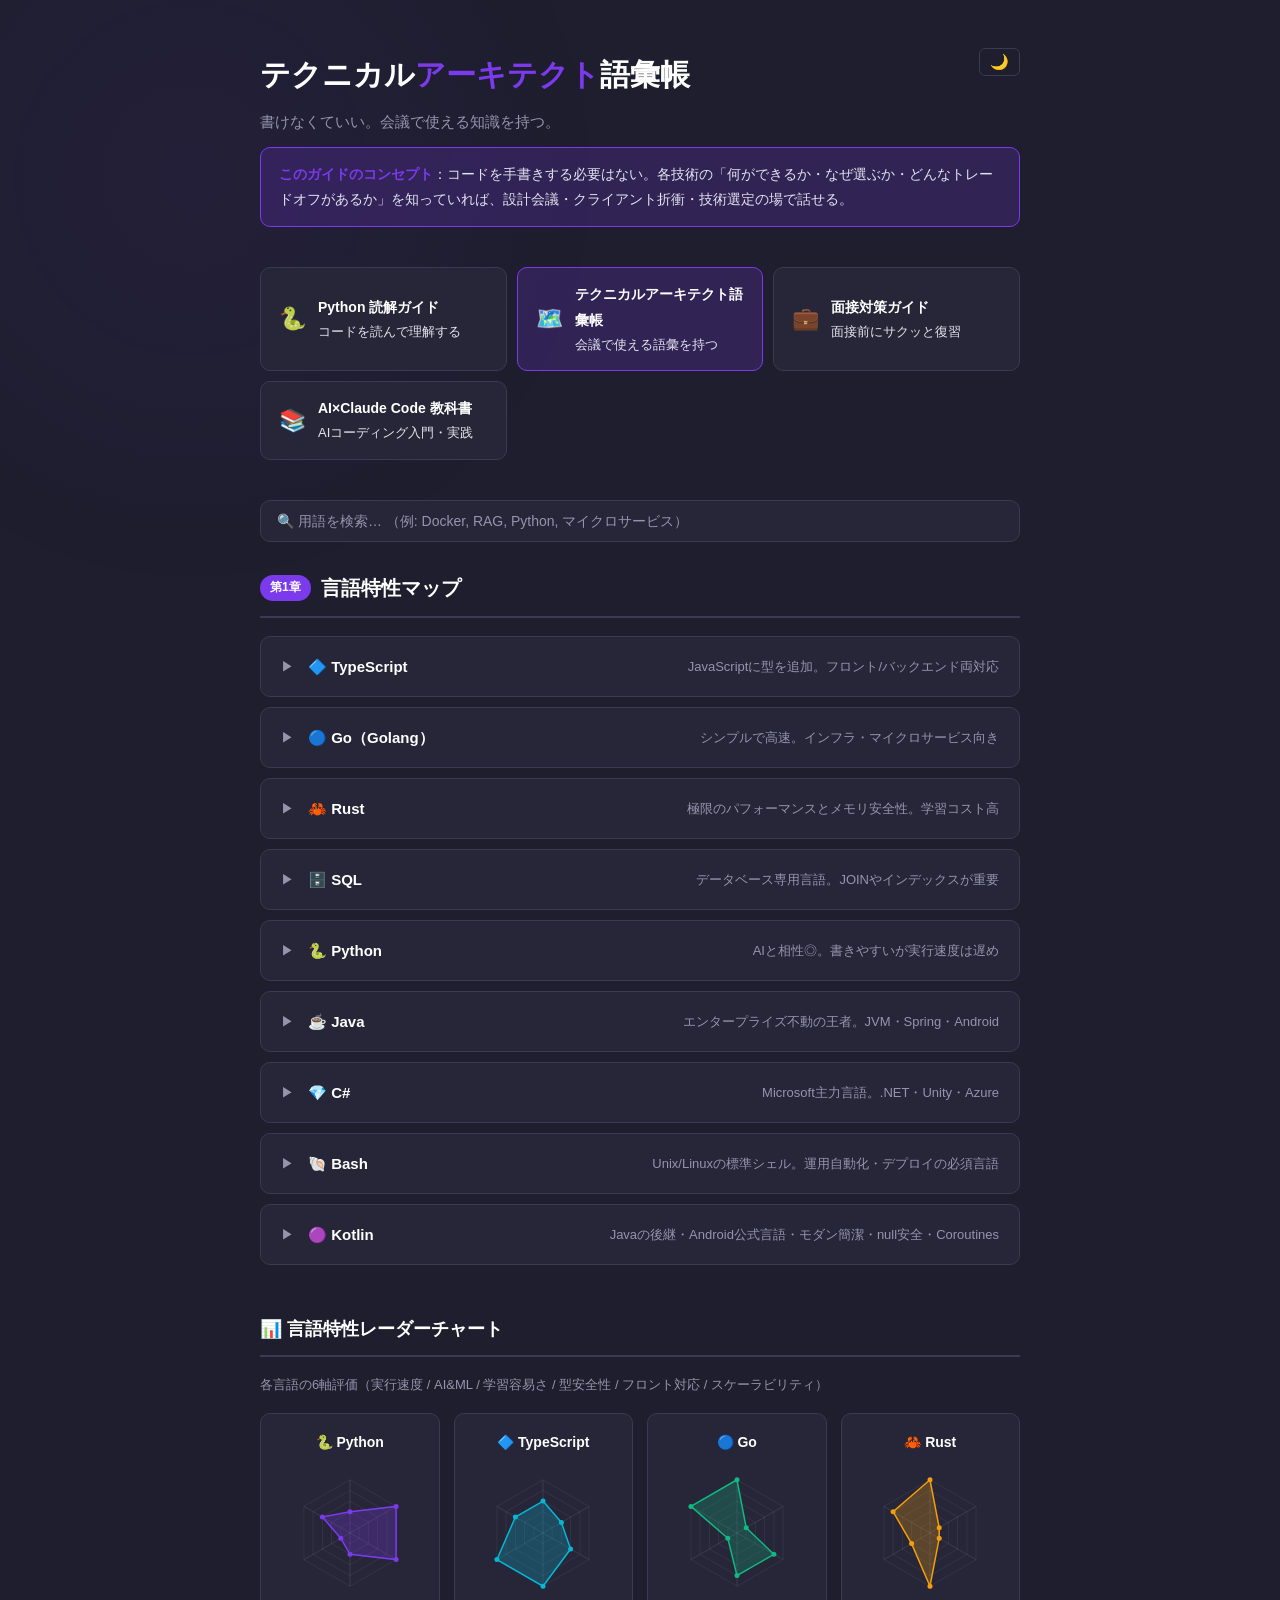
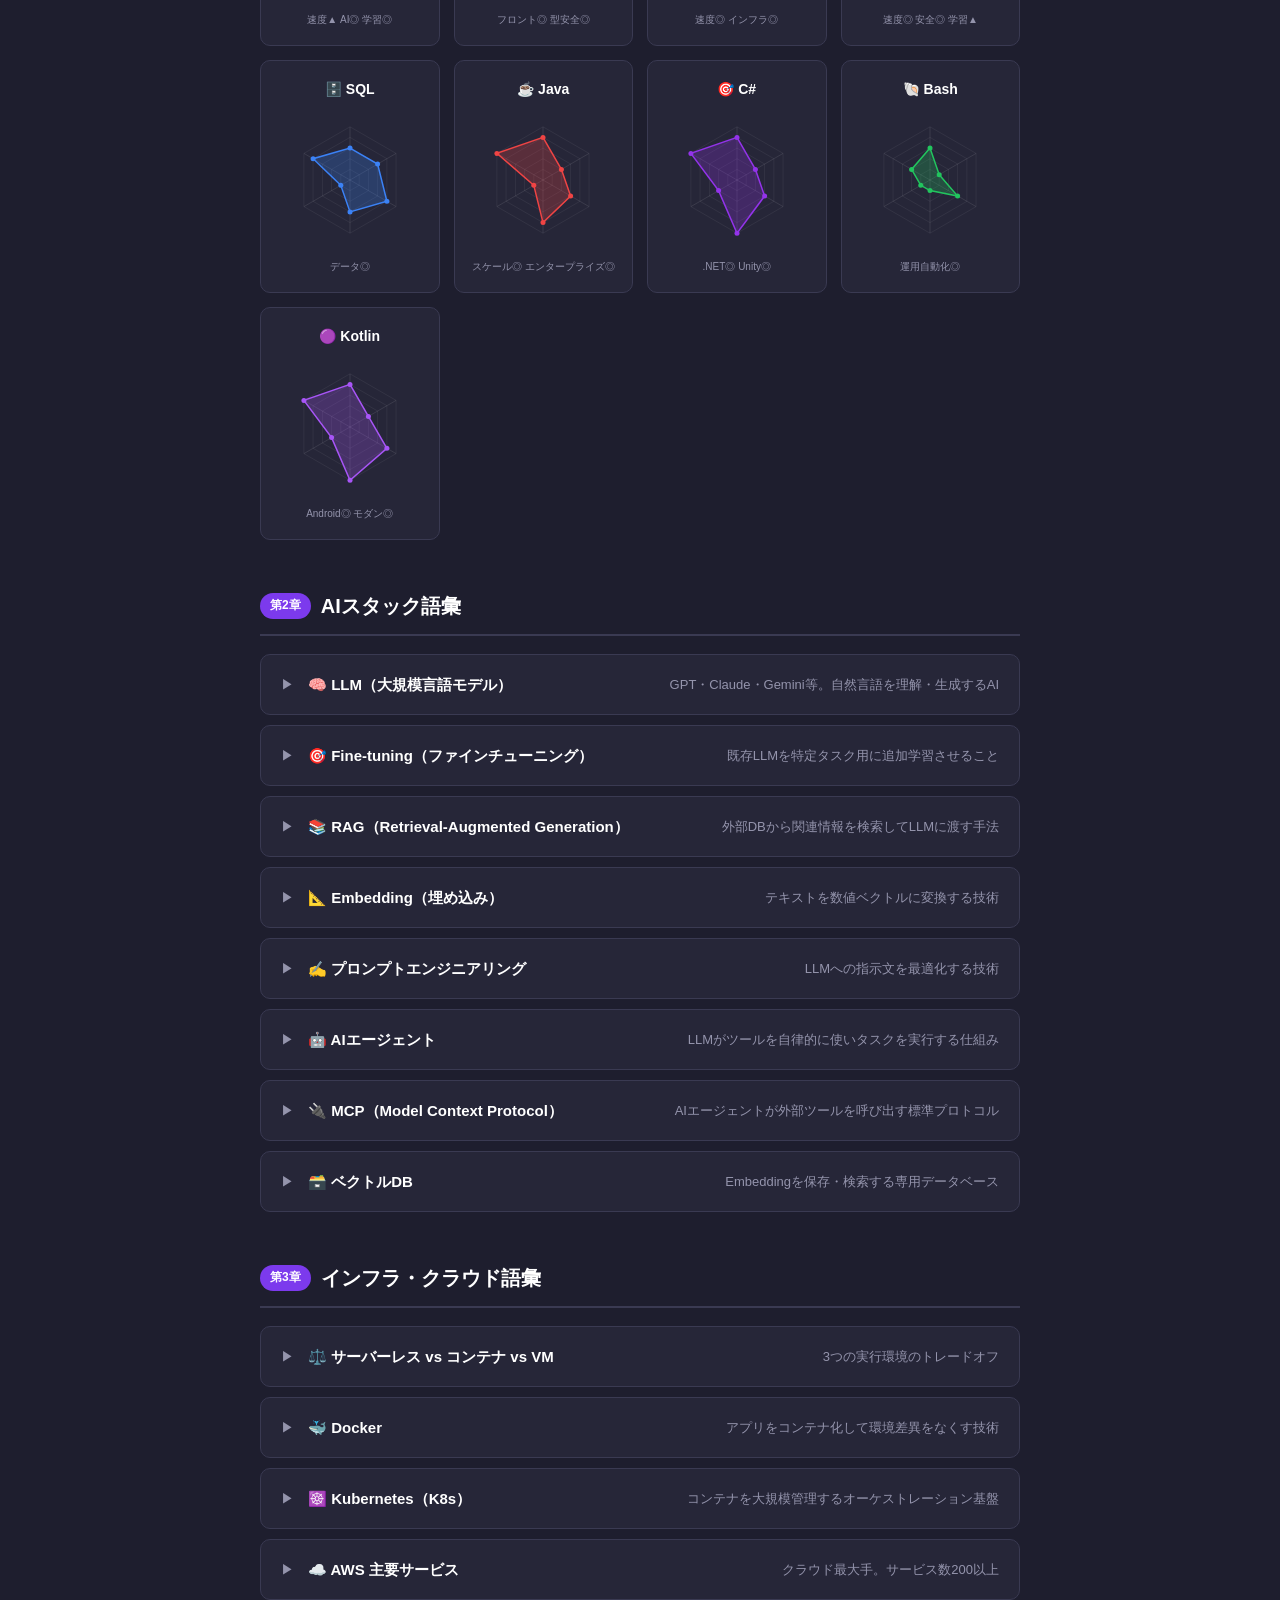
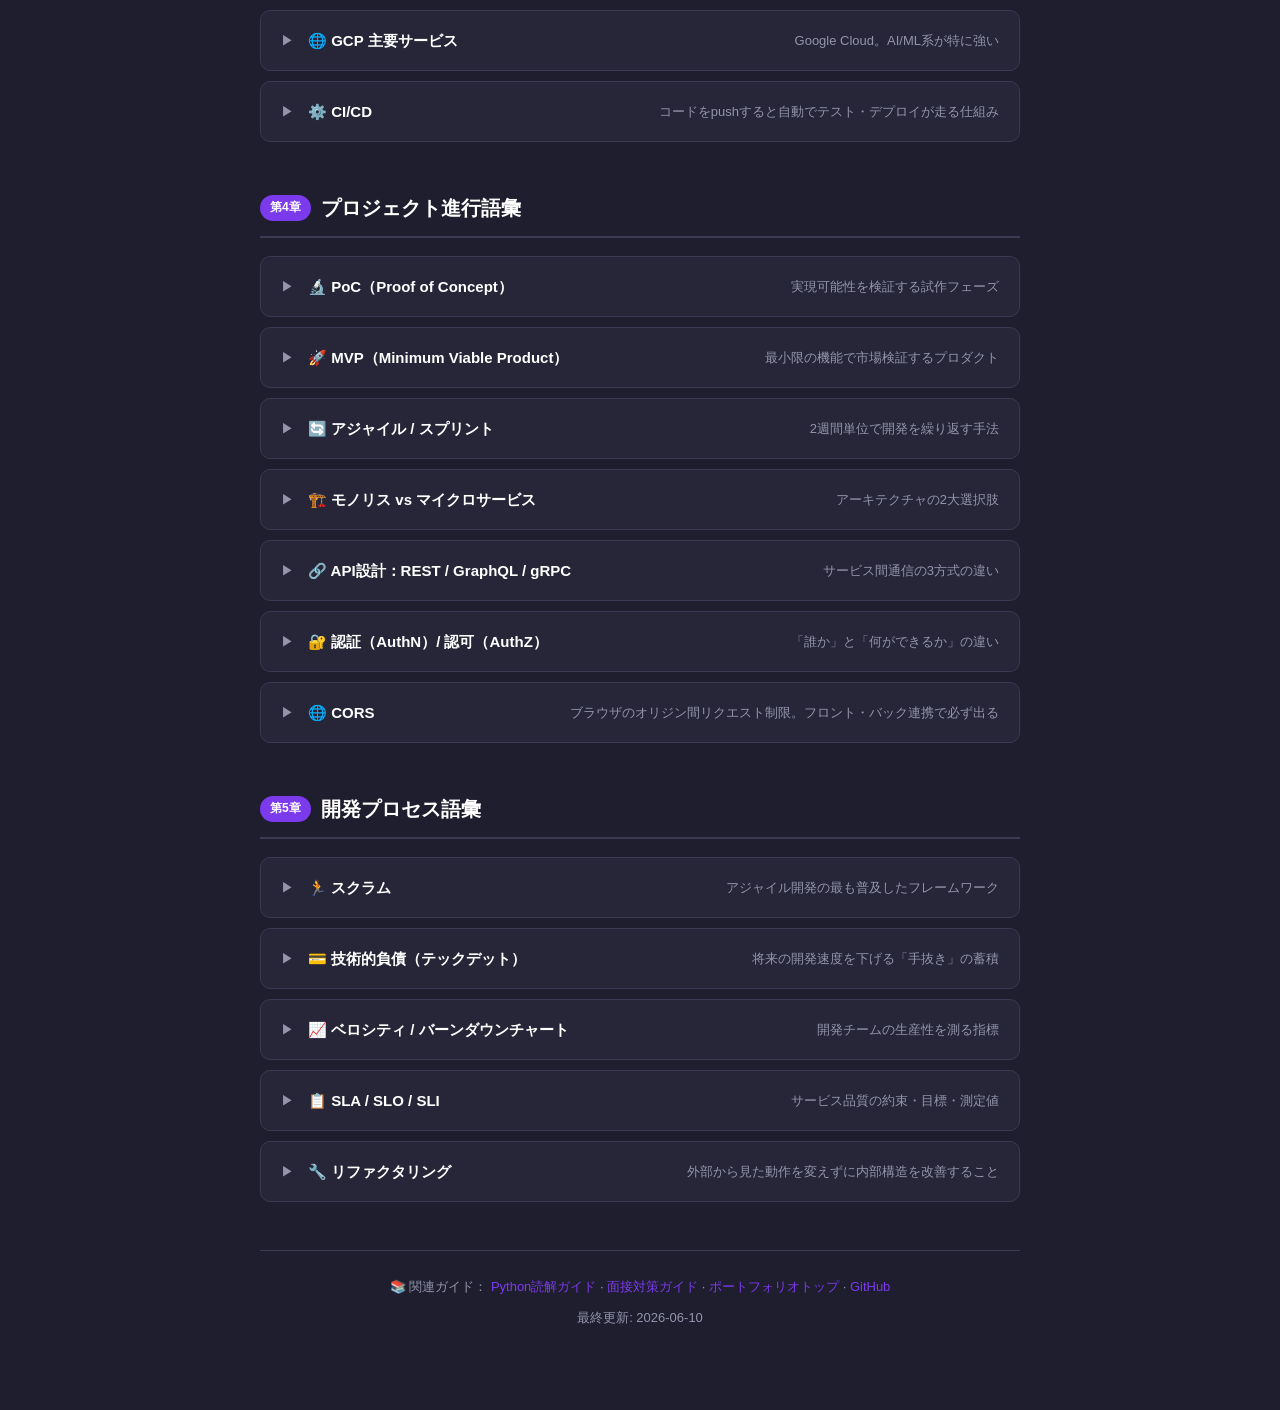
<file: index.html>
<!DOCTYPE html>
<html lang="ja">
<head>
<meta charset="UTF-8">
<meta name="viewport" content="width=device-width, initial-scale=1.0">
<title>テクニカルアーキテクト語彙帳</title>
<style>
*, *::before, *::after { box-sizing: border-box; margin: 0; padding: 0; }
:root {
  --bg: #1e1e2e; --bg-raised: #262638; --bg-deep: #1a1a28;
  --accent: #7c3aed; --accent-dim: rgba(124,58,237,0.2);
  --accent2: #06b6d4; --accent3: #f59e0b; --accent4: #10b981;
  --fg: #e4e4f0; --fg-dim: #9494ac; --fg-bright: #fff;
  --border: #3a3a52; --radius: 10px;
  --font-ui: "Hiragino Kaku Gothic ProN","Noto Sans JP","Yu Gothic UI",sans-serif;
}
body { font-family: var(--font-ui); background: var(--bg); color: var(--fg); line-height: 1.8; min-height: 100vh; }
body::before { content:''; position:fixed; top:-30%; left:-20%; width:70vw; height:70vw; background:radial-gradient(circle,rgba(124,58,237,0.06) 0%,transparent 65%); pointer-events:none; }
.container { max-width: 800px; margin: 0 auto; padding: 48px 20px 80px; position: relative; z-index: 1; }
h1 { font-size: 30px; font-weight: 800; color: var(--fg-bright); margin-bottom: 6px; }
h1 span { color: var(--accent); }
.subtitle { color: var(--fg-dim); font-size: 15px; margin-bottom: 12px; }
.concept-note { background: var(--accent-dim); border: 1px solid var(--accent); border-radius: var(--radius); padding: 14px 18px; margin-bottom: 40px; font-size: 14px; color: var(--fg); }
.concept-note strong { color: var(--accent); }

/* テーマ切替 */
.theme-toggle { background: none; border: 1px solid var(--border); border-radius: 6px; padding: 4px 10px; cursor: pointer; font-size: 15px; color: var(--fg-dim); position: absolute; top: 48px; right: 20px; transition: all 0.2s; }
.theme-toggle:hover { border-color: var(--accent); color: var(--fg); }

/* 章タイトル */
.chapter { margin-bottom: 48px; }
.chapter-title { font-size: 20px; font-weight: 800; color: var(--fg-bright); margin-bottom: 18px; display: flex; align-items: center; gap: 10px; padding-bottom: 10px; border-bottom: 2px solid var(--border); }
.chapter-title .ch-badge { background: var(--accent); color: #fff; font-size: 12px; font-weight: 700; padding: 2px 10px; border-radius: 20px; }

/* アコーディオンカード */
.acc-item { background: var(--bg-raised); border: 1px solid var(--border); border-radius: var(--radius); margin-bottom: 10px; overflow: hidden; transition: border-color 0.2s; }
.acc-item.open { border-color: var(--accent); }
.acc-header { display: flex; align-items: center; gap: 14px; padding: 16px 20px; cursor: pointer; user-select: none; transition: background 0.2s; }
.acc-header:hover { background: rgba(124,58,237,0.08); }
.acc-icon { font-size: 13px; color: var(--fg-dim); transition: transform 0.25s; flex-shrink: 0; }
.acc-item.open .acc-icon { transform: rotate(90deg); color: var(--accent); }
.acc-title { font-size: 15px; font-weight: 600; color: var(--fg-bright); flex: 1; }
.acc-summary { font-size: 13px; color: var(--fg-dim); }
.acc-body { display: none; padding: 0 20px 18px 48px; animation: fadeIn 0.2s ease; }
.acc-item.open .acc-body { display: block; }
@keyframes fadeIn { from { opacity: 0; transform: translateY(-4px); } to { opacity: 1; transform: translateY(0); } }

/* 本文スタイル */
.acc-body p { font-size: 14px; color: var(--fg); margin-bottom: 10px; }
.acc-body strong { color: var(--fg-bright); }
.tag-row { display: flex; flex-wrap: wrap; gap: 6px; margin: 10px 0; }
.tag { font-size: 12px; font-weight: 600; padding: 3px 10px; border-radius: 20px; }
.tag-good { background: rgba(16,185,129,0.15); color: #34d399; }
.tag-bad { background: rgba(239,68,68,0.15); color: #f87171; }
.tag-use { background: rgba(6,182,212,0.15); color: var(--accent2); }
.tag-ex { background: rgba(245,158,11,0.15); color: var(--accent3); }
.more-link { display: inline-flex; align-items: center; gap: 4px; margin-top: 12px; font-size: 13px; color: var(--accent); text-decoration: none; font-weight: 600; }
.more-link:hover { text-decoration: underline; }

/* 比較テーブル */
.compare-table { width: 100%; border-collapse: collapse; margin: 12px 0; font-size: 13px; }
.compare-table th { background: var(--bg-deep); color: var(--fg-dim); font-weight: 700; padding: 8px 12px; text-align: left; border-bottom: 1px solid var(--border); }
.compare-table td { padding: 8px 12px; border-bottom: 1px solid var(--border); color: var(--fg); vertical-align: top; }
.compare-table tr:last-child td { border-bottom: none; }
.compare-table .good { color: #34d399; }
.compare-table .bad { color: #f87171; }

/* 関連サイトナビ */
.nav-links { display: grid; grid-template-columns: repeat(auto-fit, minmax(220px, 1fr)); gap: 10px; margin-bottom: 40px; }
.nav-card { display: flex; align-items: center; gap: 12px; background: var(--bg-raised); border: 1px solid var(--border); border-radius: var(--radius); padding: 14px 18px; text-decoration: none; color: var(--fg); transition: all 0.2s; }
.nav-card:hover { border-color: var(--accent); transform: translateY(-2px); }
.nav-card.current { border-color: var(--accent); background: var(--accent-dim); }
.nav-card .nav-icon { font-size: 22px; flex-shrink: 0; }
.nav-card .nav-text { font-size: 13px; }
.nav-card .nav-name { font-weight: 700; color: var(--fg-bright); font-size: 14px; }

/* フッター */
.footer { margin-top: 48px; padding-top: 24px; border-top: 1px solid var(--border); color: var(--fg-dim); font-size: 13px; text-align: center; }

/* 用語ツールチップ */
.term { border-bottom: 1px dashed var(--accent); cursor: help; color: #c4b5fd; transition: color 0.2s; }
.term:hover, .term:focus { color: #fff; }
.term-popup { display: none; }
#term-tooltip {
  display: none; position: fixed;
  background: var(--bg-raised); border: 1px solid var(--accent);
  border-radius: 8px; padding: 8px 14px; font-size: 13px; color: var(--fg);
  line-height: 1.6; white-space: normal; max-width: 300px;
  z-index: 99999; box-shadow: 0 8px 24px rgba(0,0,0,0.4), 0 0 0 1px rgba(124,58,237,0.3);
  pointer-events: none;
}
#term-tooltip::after {
  content: ''; position: absolute; top: 100%; left: 50%; transform: translateX(-50%);
  border: 6px solid transparent; border-top-color: var(--accent);
}
#term-tooltip.below::after { top: auto; bottom: 100%; border-top-color: transparent; border-bottom-color: var(--accent); }
body.light #term-tooltip { background: #fff; box-shadow: 0 8px 24px rgba(0,0,0,0.15); }
.footer a { color: var(--accent); text-decoration: none; }


/* === 検索バー === */
.search-wrap{position:relative;margin-bottom:28px;}
.search-input{width:100%;padding:12px 44px 12px 16px;background:var(--bg-raised);border:1px solid var(--border);border-radius:var(--radius);font-size:14px;color:var(--fg);font-family:var(--font-ui);outline:none;transition:border-color 0.2s;}
.search-input:focus{border-color:var(--accent);}
.search-input::placeholder{color:var(--fg-dim);}
.search-clear{position:absolute;right:12px;top:50%;transform:translateY(-50%);background:none;border:none;color:var(--fg-dim);cursor:pointer;font-size:20px;line-height:1;display:none;padding:0;}
.search-clear.visible{display:block;}
.search-empty{text-align:center;padding:40px 20px;color:var(--fg-dim);font-size:14px;display:none;}
.acc-item.search-hidden{display:none;}
.acc-item .search-highlight{background:rgba(124,58,237,0.3);color:var(--fg-bright);border-radius:2px;}

/* === ビジネスインパクトタグ === */
.tag-biz{background:rgba(6,182,212,0.15);color:#22d3ee;}
.tag-impact{background:rgba(16,185,129,0.12);color:#34d399;}

/* === 対比メモ === */
.contrast-note{display:flex;align-items:center;gap:8px;margin:10px 0;padding:8px 14px;background:rgba(124,58,237,0.06);border-left:3px solid var(--accent);border-radius:0 6px 6px 0;font-size:13px;color:var(--fg-dim);}
.contrast-note strong{color:var(--fg);}
.contrast-arrow{color:var(--accent);font-weight:700;}

/* === 会議用フレーズ === */
.meeting-toggle{display:inline-flex;align-items:center;gap:6px;margin-top:12px;padding:7px 14px;background:rgba(245,158,11,0.08);border:1px dashed rgba(245,158,11,0.35);border-radius:6px;font-size:13px;color:#fbbf24;cursor:pointer;transition:all 0.2s;font-family:var(--font-ui);}
.meeting-toggle:hover{background:rgba(245,158,11,0.15);}
.meeting-content{max-height:0;overflow:hidden;transition:max-height 0.45s ease,opacity 0.3s ease;opacity:0;}
.meeting-content.open{max-height:600px;opacity:1;}
.meeting-inner{margin-top:10px;padding:14px 18px;background:rgba(245,158,11,0.04);border-left:3px solid #f59e0b;border-radius:0 6px 6px 0;}
.meeting-row{margin-bottom:12px;}
.meeting-row:last-child{margin-bottom:0;}
.meeting-q{font-size:13px;font-weight:700;color:#fbbf24;margin-bottom:4px;}
.meeting-a{font-size:13px;color:var(--fg-dim);padding-left:12px;border-left:2px solid rgba(245,158,11,0.25);line-height:1.7;}

/* === レーダーチャート === */
.radar-section{margin-bottom:48px;}
.radar-grid{display:grid;grid-template-columns:repeat(auto-fit,minmax(170px,1fr));gap:14px;}
.radar-card{background:var(--bg-raised);border:1px solid var(--border);border-radius:var(--radius);padding:16px 12px;text-align:center;transition:border-color 0.2s;}
.radar-card:hover{border-color:var(--accent);}
.radar-lang{font-size:14px;font-weight:700;color:var(--fg-bright);margin-bottom:8px;}
.radar-card svg{display:block;margin:0 auto;}
.radar-labels{display:flex;flex-wrap:wrap;justify-content:center;gap:4px;margin-top:8px;}
.radar-label{font-size:10px;color:var(--fg-dim);}
.chapter-title{cursor:pointer;}
body.light .meeting-inner{background:rgba(245,158,11,0.06);}
body.light .contrast-note{background:rgba(124,58,237,0.04);}

/* ライトモード */
body.light { --bg:#f8f9fa; --bg-raised:#fff; --bg-deep:#f1f3f5; --fg:#2d2d3f; --fg-dim:#6b7280; --fg-bright:#1a1a2e; --border:#e5e7eb; }

@media (max-width: 600px) {
  .container { padding: 32px 14px 60px; }
  h1 { font-size: 22px; }
  .acc-body { padding-left: 20px; }
  .nav-links { grid-template-columns: 1fr; }
}
</style>
</head>
<body>
<div class="container">
  <button class="theme-toggle" onclick="document.body.classList.toggle('light')" aria-label="テーマ切替">🌙</button>

  <h1>テクニカル<span>アーキテクト</span>語彙帳</h1>
  <p class="subtitle">書けなくていい。会議で使える知識を持つ。</p>
  <div class="concept-note">
    <strong>このガイドのコンセプト</strong>：コードを手書きする必要はない。各技術の「何ができるか・なぜ選ぶか・どんなトレードオフがあるか」を知っていれば、設計会議・クライアント折衝・技術選定の場で話せる。
  </div>

  <!-- 関連ガイドナビ -->
  <div class="nav-links">
    <a class="nav-card" href="https://fukukei23.github.io/python-reading-guide/">
      <span class="nav-icon">🐍</span>
      <div class="nav-text"><div class="nav-name">Python 読解ガイド</div>コードを読んで理解する</div>
    </a>
    <a class="nav-card current" href="#">
      <span class="nav-icon">🗺️</span>
      <div class="nav-text"><div class="nav-name">テクニカルアーキテクト語彙帳</div>会議で使える語彙を持つ</div>
    </a>
    <a class="nav-card" href="https://fukukei23.github.io/interview-prep/">
      <span class="nav-icon">💼</span>
      <div class="nav-text"><div class="nav-name">面接対策ガイド</div>面接前にサクッと復習</div>
    </a>
    <a class="nav-card" href="https://fukukei23.github.io/claude-code-textbook/">
      <span class="nav-icon">📚</span>
      <div class="nav-text"><div class="nav-name">AI×Claude Code 教科書</div>AIコーディング入門・実践</div>
    </a>
  </div>


  <!-- 検索バー -->
  <div class="search-wrap">
    <input class="search-input" type="search" id="searchInput" placeholder="🔍 用語を検索… （例: Docker, RAG, Python, マイクロサービス）" autocomplete="off">
    <button class="search-clear" id="searchClear" aria-label="クリア">×</button>
  </div>
  <div class="search-empty" id="searchEmpty">「<span id="searchQuery"></span>」に一致する用語は見つかりませんでした</div>

  <!-- 第1章：言語特性マップ -->
  <div class="chapter">
    <div class="chapter-title"><span class="ch-badge">第1章</span>言語特性マップ</div>

    
    <div class="acc-item" data-key="lang-typescript">
      <div class="acc-header" onclick="toggle(this)">
        <span class="acc-icon">▶</span>
        <div class="acc-title">🔷 TypeScript</div>
        <div class="acc-summary">JavaScriptに型を追加。フロント/バックエンド両対応</div>
      </div>
      <div class="acc-body">
        <p><strong>一言で言うと</strong>：「JavaScriptの信頼できる版。Webの実質標準語」</p>
        <div class="tag-row">
          <span class="tag tag-good">✅ フロントエンド</span><span class="tag tag-good">✅ サーバーサイド</span><span class="tag tag-good">✅ 型安全</span>
          <span class="tag tag-bad">⚠ 設定が複雑</span><span class="tag tag-bad">⚠ ビルドが必要</span>
        </div>
        <p><strong>得意な用途</strong>：Webフロントエンド・Node.jsサーバー・MCPサーバー・CLIツール・フルスタック開発</p>
        <p><strong>選ぶ理由</strong>：フロントとバックを同じ言語で書けるためチームの認知コストが下がる。型エラーでバグを事前検出。Webサービス開発では現実的に最有力。</p>
        <p><strong>選ばない理由</strong>：小さなスクリプトや自動化ツールにはオーバーキル。AIモデル推論など計算集約タスクはPythonの方が圧倒的にライブラリが充実。</p>
        <a class="more-link" href="01_languages/typescript.html">さらに詳しく →</a>
      </div>
    </div>
    
    <div class="acc-item" data-key="lang-go">
      <div class="acc-header" onclick="toggle(this)">
        <span class="acc-icon">▶</span>
        <div class="acc-title">🔵 Go（Golang）</div>
        <div class="acc-summary">シンプルで高速。インフラ・マイクロサービス向き</div>
      </div>
      <div class="acc-body">
        <p><strong>一言で言うと</strong>：「速い・シンプル・並行処理が得意。インフラの言語」</p>
        <div class="tag-row">
          <span class="tag tag-good">✅ 高速実行</span><span class="tag tag-good">✅ 並行処理</span><span class="tag tag-good">✅ シングルバイナリ</span>
          <span class="tag tag-bad">⚠ AIライブラリが少ない</span><span class="tag tag-bad">⚠ ジェネリクスが弱め</span>
        </div>
        <p><strong>得意な用途</strong>：高トラフィックAPIサーバー・インフラ・CLIツール・マイクロサービス・有名事例</p>
        <p><strong>選ぶ理由</strong>：大量リクエストを捌くAPIに最適。シングルバイナリでデプロイが楽。Rustほど難しくなく、Pythonより速い「ちょうどいい」言語。</p>
        <p><strong>選ばない理由</strong>：AIアプリのPoCフェーズでは選ばない。Pythonライブラリ（PyTorch等）のエコシステムに勝てない。ジェネリクスが弱く抽象的な設計が難しい場面も。</p>
        <a class="more-link" href="01_languages/go.html">さらに詳しく →</a>
      </div>
    </div>
    
    <div class="acc-item" data-key="lang-rust">
      <div class="acc-header" onclick="toggle(this)">
        <span class="acc-icon">▶</span>
        <div class="acc-title">🦀 Rust</div>
        <div class="acc-summary">極限のパフォーマンスとメモリ安全性。学習コスト高</div>
      </div>
      <div class="acc-body">
        <p><strong>一言で言うと</strong>：「速さと安全性を両立する、最難関の言語」</p>
        <div class="tag-row">
          <span class="tag tag-good">✅ 最高速</span><span class="tag tag-good">✅ メモリ安全</span><span class="tag tag-good">✅ 組み込み</span>
          <span class="tag tag-bad">⚠ 学習コスト最高</span><span class="tag tag-bad">⚠ 開発速度遅め</span>
        </div>
        <p><strong>得意な用途</strong>：組み込みシステム・OS開発・WebAssembly（Wasm）・ゲームエンジン・グラフィクス・暗号・セキュリティ</p>
        <p><strong>選ぶ理由</strong>：C/C++の置き換えとして「速くて安全」が必要な場面。メモリリークやバッファオーバーフローをコンパイル時に防げる。長期運用するシステムの信頼性が上がる。</p>
        <p><strong>選ばない理由</strong>：Web・AI案件のPoCには絶対に向かない。所有権・借用の概念習得に数ヶ月必要。チームにRustが書ける人材を確保することが難しい。</p>
        <a class="more-link" href="01_languages/rust.html">さらに詳しく →</a>
      </div>
    </div>
    
    <div class="acc-item" data-key="lang-sql">
      <div class="acc-header" onclick="toggle(this)">
        <span class="acc-icon">▶</span>
        <div class="acc-title">🗄️ SQL</div>
        <div class="acc-summary">データベース専用言語。JOINやインデックスが重要</div>
      </div>
      <div class="acc-body">
        <p><strong>一言で言うと</strong>：「データを取り出す・集計する・更新するための専用言語」</p>
        <div class="tag-row">
          <span class="tag tag-good">✅ データ取得</span><span class="tag tag-good">✅ 集計/分析</span><span class="tag tag-good">✅ 汎用性高い</span>
          <span class="tag tag-bad">⚠ 大量データでは設計が重要</span>
        </div>
        <p><strong>得意な用途</strong>：SELECT（取得）・JOIN（結合）・INDEX（インデックス）・トランザクション</p>
        <p><strong>選ぶ理由</strong>：自然言語→SQL変換ツールが増えており、生成されたSQLの妥当性を判断するには基礎理解が必須。AIが書いたSQLのレビュー（JOIN方向・インデックス不足）にも知識が必要。**pgvector**のようにPostgreSQLでベクトル検索も可能になり、SQL＋AIの組み合わせが広がっている。</p>
        
        <a class="more-link" href="01_languages/sql.html">さらに詳しく →</a>
      </div>
    </div>
    
    <div class="acc-item" data-key="lang-python">
      <div class="acc-header" onclick="toggle(this)">
        <span class="acc-icon">▶</span>
        <div class="acc-title">🐍 Python</div>
        <div class="acc-summary">AIと相性◎。書きやすいが実行速度は遅め</div>
      </div>
      <div class="acc-body">
        <p><strong>一言で言うと</strong>：「人間が読みやすい言語。特にAI・データ処理の業界標準語」</p>
        <div class="tag-row">
          <span class="tag tag-good">✅ AI/ML</span><span class="tag tag-good">✅ データ処理</span><span class="tag tag-good">✅ スクリプト</span><span class="tag tag-good">✅ Web API</span>
          <span class="tag tag-bad">⚠ 実行速度</span><span class="tag tag-bad">⚠ 型の曖昧さ</span>
        </div>
        <p><strong>得意な用途</strong>：機械学習・深層学習・LLMアプリ開発・データ分析・可視化・Web API・自動化スクリプト</p>
        <p><strong>選ぶ理由</strong>：AI・機械学習のエコシステムがPythonに一極集中。PoCフェーズでのスピードが最速。書きやすく読みやすいためチームへの展開も容易。</p>
        <p><strong>選ばない理由</strong>：**高トラフィックAPI**（毎秒数万リクエスト超）はGoやRustが有利。**組み込みシステム**にはメモリ効率が悪すぎる。</p>
        <a class="more-link" href="01_languages/python.html">さらに詳しく →</a>
      </div>
    </div>
    
    <div class="acc-item" data-key="lang-java">
      <div class="acc-header" onclick="toggle(this)">
        <span class="acc-icon">▶</span>
        <div class="acc-title">☕ Java</div>
        <div class="acc-summary">エンタープライズ不動の王者。JVM・Spring・Android</div>
      </div>
      <div class="acc-body">
        <p><strong>一言で言うと</strong>：「1995年生まれ・30年超動いた王道の言語。Write Once, Run Anywhere の原典」</p>
        <div class="tag-row">
          <span class="tag tag-good">✅ 大規模基幹システム</span><span class="tag tag-good">✅ Androidアプリ</span><span class="tag tag-good">✅ ミッションクリティカル</span>
          <span class="tag tag-bad">⚠ 軽量スクリプトには過剰</span><span class="tag tag-bad">⚠ 起動が遅い（コンテナと微妙）</span>
        </div>
        <p><strong>得意な用途</strong>：エンタープライズWeb（Spring Boot）・Androidアプリ（既存資産）・大規模基幹システム・ビッグデータ・分散処理・クラウドネイティブ（Quarkus / Micronaut）</p>
        <p><strong>選ぶ理由</strong>：エコシステムが完成しすぎており、ライブラリ・フレームワーク・情報・人材が豊富。**大規模基幹・ミッションクリティカル**は依然としてJava一択。JVM上で動く**Scala/Kotlin/Clojure** など他言語への布石にもなり、新技術（Virtual Threads・GraalVM）も継続投入されている。</p>
        <p><strong>選ばない理由</strong>：記法が冗長（getter/setter・例外チェック・型宣言）でコード量が多い。**学習コストが高く、軽量スクリプトには過剰**。起動が比較的遅い（GraalVM ネイティブビルドで改善可）。コンテナとの相性でCold Start に課題が出る場面もある。</p>
        <a class="more-link" href="01_languages/java.html">さらに詳しく →</a>
      </div>
    </div>
    
    <div class="acc-item" data-key="lang-csharp">
      <div class="acc-header" onclick="toggle(this)">
        <span class="acc-icon">▶</span>
        <div class="acc-title">💎 C#</div>
        <div class="acc-summary">Microsoft主力言語。.NET・Unity・Azure</div>
      </div>
      <div class="acc-body">
        <p><strong>一言で言うと</strong>：「26年進化するMicrosoft主力言語。.NET・Unity・Azureを縦断」</p>
        <div class="tag-row">
          <span class="tag tag-good">✅ Web API（ASP.NET Core）</span><span class="tag tag-good">✅ ゲーム開発（Unity）</span><span class="tag tag-good">✅ Microsoft/Azure環境</span>
          <span class="tag tag-bad">⚠ 超軽量スクリプトには過剰</span><span class="tag tag-bad">⚠ .NET Framework（Windowsのみ）は新規非推奨</span>
        </div>
        <p><strong>得意な用途</strong>：Web API（ASP.NET Core）・ゲーム開発（Unity）・クラウド / Azure 連携・デスクトップ・モバイル（.NET MAUI）・CLI / Worker Service / IoT</p>
        <p><strong>選ぶ理由</strong>：**Microsoft エコシステム（.NET・Azure・Visual Studio・Unity）との統合度が最強クラス**。ASP.NET Core は TechEmpower ベンチマークで常に最上位。**Nullable Reference Types** による null 安全性・**async/await** の言語サポート・**LINQ** の表現力・**record 型** の簡潔さはモダンな書き心地を実現。Unity 公式・Azure ファーストクラス採用・NativeAOT で起動高速。Visual Studio のデバッグ体験は業界屈指。</p>
        <p><strong>選ばない理由</strong>：**Microsoft エコシステム外**では .NET の恩恵が薄く、Linux サーバ運用は依然 Java/Go/Rust に劣る場面も。**.NET Framework（Windows のみ）は廃止予定**で新規採用不可、**.NET 8 以降**を選ぶ必要。Mono は歴史あるが .NET 主流への移行が推奨。学習コストは中程度（Java/C++ 経験者には馴染みやすい）。</p>
        <a class="more-link" href="01_languages/csharp.html">さらに詳しく →</a>
      </div>
    </div>
    
    <div class="acc-item" data-key="lang-bash">
      <div class="acc-header" onclick="toggle(this)">
        <span class="acc-icon">▶</span>
        <div class="acc-title">🐚 Bash</div>
        <div class="acc-summary">Unix/Linuxの標準シェル。運用自動化・デプロイの必須言語</div>
      </div>
      <div class="acc-body">
        <p><strong>一言で言うと</strong>：「37年動いたUnix/Linuxの標準シェル。サーバー運用とデプロイの共通語」</p>
        <div class="tag-row">
          <span class="tag tag-good">✅ サーバー運用自動化（systemd・cron）</span><span class="tag tag-good">✅ CI/CDパイプライン</span><span class="tag tag-good">✅ デプロイ・ビルドスクリプト</span><span class="tag tag-good">✅ テキスト処理パイプライン（grep/sed/awk）</span><span class="tag tag-good">✅ 開発環境セットアップ</span>
          <span class="tag tag-bad">⚠ クロスプラットフォーム GUI アプリ</span><span class="tag tag-bad">⚠ 大規模アプリケーション本体（中規模以上が限界）</span><span class="tag tag-bad">⚠ Windows専用ロジック（PowerShell/Python推奨）</span>
        </div>
        <p><strong>得意な用途</strong>：サーバー運用自動化（systemd・cron）・CI/CD パイプライン（Harness / GitHub Actions / GitLab CI）・デプロイ・ビルドスクリプト・ログ集計・テキスト処理パイプライン・開発環境セットアップスクリプト</p>
        <p><strong>選ぶ理由</strong>：**Unix/Linux のデフォルトシェル**で、サーバー運用・CI/CD・Docker・systemd の**共通語**として外せない。**POSIX シェル標準にほぼ準拠**しつつ、配列・`[[ ]]`・プロセス置換等の実用拡張も持つ。**テキスト処理パイプライン**（grep/awk/sed/jq）はパイプで簡潔に書け、ログ集計やアクセス解析では最速クラス。`set -euo pipefail` と **ShellCheck** で堅牢化も可能。`#!/usr/bin/env bash` のシバン1行で即スクリプト化できる学習コストの低さも強み。</p>
        <p><strong>選ばない理由</strong>：**大規模アプリケーション本体には不向き**（数百行を超えると保守が困難になり、Python/Go へ移行すべき）。**シェル展開・単語分割・引用**のルールが独特で、`$VAR` と `$VAR &#34;` の違いを誤ると**セキュリティ脆弱性**（コマンドインジェクション）に直結する。**Windows サポートは WSL / Git Bash 経由のみ**で、ネイティブ実行は不可。**対話シェルとしての完成度は zsh / fish に劣る**ため、補完・プロンプトを凝りたい用途には向かない。</p>
        <a class="more-link" href="01_languages/bash.html">さらに詳しく →</a>
      </div>
    </div>
    
    <div class="acc-item" data-key="lang-kotlin">
      <div class="acc-header" onclick="toggle(this)">
        <span class="acc-icon">▶</span>
        <div class="acc-title">🟣 Kotlin</div>
        <div class="acc-summary">Javaの後継・Android公式言語・モダン簡潔・null安全・Coroutines</div>
      </div>
      <div class="acc-body">
        <p><strong>一言で言うと</strong>：「15年動いたモダンJVM。Javaの冗長さを解消し、Android公式となった」</p>
        <div class="tag-row">
          <span class="tag tag-good">✅ Androidアプリ（現行公式）</span><span class="tag tag-good">✅ サーバーサイド（Ktor / Spring Boot）</span><span class="tag tag-good">✅ Kotlin Multiplatform（iOS / JS / Desktop 共有コード）</span><span class="tag tag-good">✅ Null安全性が重要な業務システム</span><span class="tag tag-good">✅ モダンJVM（Java 資産活用）</span>
          <span class="tag tag-bad">⚠ ビルド速度が最重要（Gradle 設定の重さが課題）</span><span class="tag tag-bad">⚠ 現メンバーが Java も Kotlin も読めない</span><span class="tag tag-bad">⚠ レガシー JVM 環境（古い Android・Java 6 など）で動かす必要がある場合</span>
        </div>
        <p><strong>得意な用途</strong>：Androidアプリ（現行公式）・サーバーサイド（Ktor / Spring Boot）・Kotlin Multiplatform（iOS / JS / Desktop 共有コード）・CLI / ツール（Kotlin Script）・data class を多用する業務システム</p>
        <p><strong>選ぶ理由</strong>：**Java の上位互換**として設計され、既存の Java ライブラリ・フレームワーク（Spring・Hibernate 等）を**そのまま呼べる**。**Null安全**（コンパイル時に NullPointerException を検出）・**data class**（equals/hashCode/toString 自動生成）・**拡張関数**（既存クラスの拡張）・**Coroutines**（軽量スレッド・構造化並行性）・**when式**（スマートキャスト付きのパターンマッチ）など、モダン言語機能を**後付けなし**で備えている。**Android の現行公式言語**（Kotlin-first）で、Jetpack Compose・KMP（iOS/Desktop 共有）と組み合わせれば**モバイル・サーバー・デスクトップを単一言語で統一**できる。**K2 コンパイラ**（Kotlin 2.0）でビルド速度も改善済み。</p>
        <p><strong>選ばない理由</strong>：**ビルドツール Gradle の重さ**が依然課題（特に Android プロジェクトで初回ビルドが数分）。**学習コストは中**だが、Java に無い概念（拡張関数・スコープ関数・sealed class・inline reified 等）が複数あり、**Java も Kotlin も読めないメンバーには導入コスト**がかかる。**Kotlin 固有機能（拡張関数・演算子オーバーロード・DSL）を多用**すると Java 側から見ると**読みづらく**なる（相互運用時の注意）。**コンパイル時間が Java より長い**ケースがあり、大規模プロジェクトの CI 高速化では課題。</p>
        <a class="more-link" href="01_languages/kotlin.html">さらに詳しく →</a>
      </div>
    </div>
    
  </div>


  <!-- レーダーチャート -->
  <div class="radar-section">
    <div class="chapter-title" style="font-size:18px;font-weight:700;color:var(--fg-bright);margin-bottom:16px;">📊 言語特性レーダーチャート</div>
    <p style="font-size:13px;color:var(--fg-dim);margin-bottom:16px;">各言語の6軸評価（実行速度 / AI&amp;ML / 学習容易さ / 型安全性 / フロント対応 / スケーラビリティ）</p>
    <div class="radar-grid">
      <div class="radar-card">
        <div class="radar-lang">🐍 Python</div>
        <svg width="140" height="140" viewBox="0 0 140 140">
<polygon points="70.0,59.4 79.2,64.7 79.2,75.3 70.0,80.6 60.8,75.3 60.8,64.7" fill="none" stroke="rgba(255,255,255,0.08)" stroke-width="0.8"/>
<polygon points="70.0,48.7 88.4,59.4 88.4,80.6 70.0,91.3 51.6,80.6 51.6,59.4" fill="none" stroke="rgba(255,255,255,0.08)" stroke-width="0.8"/>
<polygon points="70.0,38.1 97.6,54.0 97.6,86.0 70.0,101.9 42.4,86.0 42.4,54.0" fill="none" stroke="rgba(255,255,255,0.08)" stroke-width="0.8"/>
<polygon points="70.0,27.4 106.9,48.7 106.9,91.3 70.0,112.6 33.1,91.3 33.1,48.7" fill="none" stroke="rgba(255,255,255,0.08)" stroke-width="0.8"/>
<polygon points="70.0,16.8 116.1,43.4 116.1,96.6 70.0,123.2 23.9,96.6 23.9,43.4" fill="none" stroke="rgba(255,255,255,0.08)" stroke-width="0.8"/>
<line x1="70.0" y1="70.0" x2="70.0" y2="16.8" stroke="rgba(255,255,255,0.12)" stroke-width="0.8"/>
<line x1="70.0" y1="70.0" x2="116.1" y2="43.4" stroke="rgba(255,255,255,0.12)" stroke-width="0.8"/>
<line x1="70.0" y1="70.0" x2="116.1" y2="96.6" stroke="rgba(255,255,255,0.12)" stroke-width="0.8"/>
<line x1="70.0" y1="70.0" x2="70.0" y2="123.2" stroke="rgba(255,255,255,0.12)" stroke-width="0.8"/>
<line x1="70.0" y1="70.0" x2="23.9" y2="96.6" stroke="rgba(255,255,255,0.12)" stroke-width="0.8"/>
<line x1="70.0" y1="70.0" x2="23.9" y2="43.4" stroke="rgba(255,255,255,0.12)" stroke-width="0.8"/>
<polygon points="70.0,48.7 116.1,43.4 116.1,96.6 70.0,91.3 60.8,75.3 42.4,54.0" fill="#7c3aed" fill-opacity="0.25" stroke="#7c3aed" stroke-width="1.5"/>
<circle cx="70.0" cy="48.7" r="2.5" fill="#7c3aed"/>
<circle cx="116.1" cy="43.4" r="2.5" fill="#7c3aed"/>
<circle cx="116.1" cy="96.6" r="2.5" fill="#7c3aed"/>
<circle cx="70.0" cy="91.3" r="2.5" fill="#7c3aed"/>
<circle cx="60.8" cy="75.3" r="2.5" fill="#7c3aed"/>
<circle cx="42.4" cy="54.0" r="2.5" fill="#7c3aed"/>
</svg>
        <div class="radar-labels"><span class="radar-label">速度▲ AI◎ 学習◎</span></div>
      </div>
      <div class="radar-card">
        <div class="radar-lang">🔷 TypeScript</div>
        <svg width="140" height="140" viewBox="0 0 140 140">
<polygon points="70.0,59.4 79.2,64.7 79.2,75.3 70.0,80.6 60.8,75.3 60.8,64.7" fill="none" stroke="rgba(255,255,255,0.08)" stroke-width="0.8"/>
<polygon points="70.0,48.7 88.4,59.4 88.4,80.6 70.0,91.3 51.6,80.6 51.6,59.4" fill="none" stroke="rgba(255,255,255,0.08)" stroke-width="0.8"/>
<polygon points="70.0,38.1 97.6,54.0 97.6,86.0 70.0,101.9 42.4,86.0 42.4,54.0" fill="none" stroke="rgba(255,255,255,0.08)" stroke-width="0.8"/>
<polygon points="70.0,27.4 106.9,48.7 106.9,91.3 70.0,112.6 33.1,91.3 33.1,48.7" fill="none" stroke="rgba(255,255,255,0.08)" stroke-width="0.8"/>
<polygon points="70.0,16.8 116.1,43.4 116.1,96.6 70.0,123.2 23.9,96.6 23.9,43.4" fill="none" stroke="rgba(255,255,255,0.08)" stroke-width="0.8"/>
<line x1="70.0" y1="70.0" x2="70.0" y2="16.8" stroke="rgba(255,255,255,0.12)" stroke-width="0.8"/>
<line x1="70.0" y1="70.0" x2="116.1" y2="43.4" stroke="rgba(255,255,255,0.12)" stroke-width="0.8"/>
<line x1="70.0" y1="70.0" x2="116.1" y2="96.6" stroke="rgba(255,255,255,0.12)" stroke-width="0.8"/>
<line x1="70.0" y1="70.0" x2="70.0" y2="123.2" stroke="rgba(255,255,255,0.12)" stroke-width="0.8"/>
<line x1="70.0" y1="70.0" x2="23.9" y2="96.6" stroke="rgba(255,255,255,0.12)" stroke-width="0.8"/>
<line x1="70.0" y1="70.0" x2="23.9" y2="43.4" stroke="rgba(255,255,255,0.12)" stroke-width="0.8"/>
<polygon points="70.0,38.1 88.4,59.4 97.6,86.0 70.0,123.2 23.9,96.6 42.4,54.0" fill="#06b6d4" fill-opacity="0.25" stroke="#06b6d4" stroke-width="1.5"/>
<circle cx="70.0" cy="38.1" r="2.5" fill="#06b6d4"/>
<circle cx="88.4" cy="59.4" r="2.5" fill="#06b6d4"/>
<circle cx="97.6" cy="86.0" r="2.5" fill="#06b6d4"/>
<circle cx="70.0" cy="123.2" r="2.5" fill="#06b6d4"/>
<circle cx="23.9" cy="96.6" r="2.5" fill="#06b6d4"/>
<circle cx="42.4" cy="54.0" r="2.5" fill="#06b6d4"/>
</svg>
        <div class="radar-labels"><span class="radar-label">フロント◎ 型安全◎</span></div>
      </div>
      <div class="radar-card">
        <div class="radar-lang">🔵 Go</div>
        <svg width="140" height="140" viewBox="0 0 140 140">
<polygon points="70.0,59.4 79.2,64.7 79.2,75.3 70.0,80.6 60.8,75.3 60.8,64.7" fill="none" stroke="rgba(255,255,255,0.08)" stroke-width="0.8"/>
<polygon points="70.0,48.7 88.4,59.4 88.4,80.6 70.0,91.3 51.6,80.6 51.6,59.4" fill="none" stroke="rgba(255,255,255,0.08)" stroke-width="0.8"/>
<polygon points="70.0,38.1 97.6,54.0 97.6,86.0 70.0,101.9 42.4,86.0 42.4,54.0" fill="none" stroke="rgba(255,255,255,0.08)" stroke-width="0.8"/>
<polygon points="70.0,27.4 106.9,48.7 106.9,91.3 70.0,112.6 33.1,91.3 33.1,48.7" fill="none" stroke="rgba(255,255,255,0.08)" stroke-width="0.8"/>
<polygon points="70.0,16.8 116.1,43.4 116.1,96.6 70.0,123.2 23.9,96.6 23.9,43.4" fill="none" stroke="rgba(255,255,255,0.08)" stroke-width="0.8"/>
<line x1="70.0" y1="70.0" x2="70.0" y2="16.8" stroke="rgba(255,255,255,0.12)" stroke-width="0.8"/>
<line x1="70.0" y1="70.0" x2="116.1" y2="43.4" stroke="rgba(255,255,255,0.12)" stroke-width="0.8"/>
<line x1="70.0" y1="70.0" x2="116.1" y2="96.6" stroke="rgba(255,255,255,0.12)" stroke-width="0.8"/>
<line x1="70.0" y1="70.0" x2="70.0" y2="123.2" stroke="rgba(255,255,255,0.12)" stroke-width="0.8"/>
<line x1="70.0" y1="70.0" x2="23.9" y2="96.6" stroke="rgba(255,255,255,0.12)" stroke-width="0.8"/>
<line x1="70.0" y1="70.0" x2="23.9" y2="43.4" stroke="rgba(255,255,255,0.12)" stroke-width="0.8"/>
<polygon points="70.0,16.8 79.2,64.7 106.9,91.3 70.0,112.6 60.8,75.3 23.9,43.4" fill="#10b981" fill-opacity="0.25" stroke="#10b981" stroke-width="1.5"/>
<circle cx="70.0" cy="16.8" r="2.5" fill="#10b981"/>
<circle cx="79.2" cy="64.7" r="2.5" fill="#10b981"/>
<circle cx="106.9" cy="91.3" r="2.5" fill="#10b981"/>
<circle cx="70.0" cy="112.6" r="2.5" fill="#10b981"/>
<circle cx="60.8" cy="75.3" r="2.5" fill="#10b981"/>
<circle cx="23.9" cy="43.4" r="2.5" fill="#10b981"/>
</svg>
        <div class="radar-labels"><span class="radar-label">速度◎ インフラ◎</span></div>
      </div>
      <div class="radar-card">
        <div class="radar-lang">🦀 Rust</div>
        <svg width="140" height="140" viewBox="0 0 140 140">
<polygon points="70.0,59.4 79.2,64.7 79.2,75.3 70.0,80.6 60.8,75.3 60.8,64.7" fill="none" stroke="rgba(255,255,255,0.08)" stroke-width="0.8"/>
<polygon points="70.0,48.7 88.4,59.4 88.4,80.6 70.0,91.3 51.6,80.6 51.6,59.4" fill="none" stroke="rgba(255,255,255,0.08)" stroke-width="0.8"/>
<polygon points="70.0,38.1 97.6,54.0 97.6,86.0 70.0,101.9 42.4,86.0 42.4,54.0" fill="none" stroke="rgba(255,255,255,0.08)" stroke-width="0.8"/>
<polygon points="70.0,27.4 106.9,48.7 106.9,91.3 70.0,112.6 33.1,91.3 33.1,48.7" fill="none" stroke="rgba(255,255,255,0.08)" stroke-width="0.8"/>
<polygon points="70.0,16.8 116.1,43.4 116.1,96.6 70.0,123.2 23.9,96.6 23.9,43.4" fill="none" stroke="rgba(255,255,255,0.08)" stroke-width="0.8"/>
<line x1="70.0" y1="70.0" x2="70.0" y2="16.8" stroke="rgba(255,255,255,0.12)" stroke-width="0.8"/>
<line x1="70.0" y1="70.0" x2="116.1" y2="43.4" stroke="rgba(255,255,255,0.12)" stroke-width="0.8"/>
<line x1="70.0" y1="70.0" x2="116.1" y2="96.6" stroke="rgba(255,255,255,0.12)" stroke-width="0.8"/>
<line x1="70.0" y1="70.0" x2="70.0" y2="123.2" stroke="rgba(255,255,255,0.12)" stroke-width="0.8"/>
<line x1="70.0" y1="70.0" x2="23.9" y2="96.6" stroke="rgba(255,255,255,0.12)" stroke-width="0.8"/>
<line x1="70.0" y1="70.0" x2="23.9" y2="43.4" stroke="rgba(255,255,255,0.12)" stroke-width="0.8"/>
<polygon points="70.0,16.8 79.2,64.7 79.2,75.3 70.0,123.2 51.6,80.6 33.1,48.7" fill="#f59e0b" fill-opacity="0.25" stroke="#f59e0b" stroke-width="1.5"/>
<circle cx="70.0" cy="16.8" r="2.5" fill="#f59e0b"/>
<circle cx="79.2" cy="64.7" r="2.5" fill="#f59e0b"/>
<circle cx="79.2" cy="75.3" r="2.5" fill="#f59e0b"/>
<circle cx="70.0" cy="123.2" r="2.5" fill="#f59e0b"/>
<circle cx="51.6" cy="80.6" r="2.5" fill="#f59e0b"/>
<circle cx="33.1" cy="48.7" r="2.5" fill="#f59e0b"/>
</svg>
        <div class="radar-labels"><span class="radar-label">速度◎ 安全◎ 学習▲</span></div>
      </div>
      <div class="radar-card">
        <div class="radar-lang">🗄️ SQL</div>
        <svg width="140" height="140" viewBox="0 0 140 140">
<polygon points="70.0,59.4 79.2,64.7 79.2,75.3 70.0,80.6 60.8,75.3 60.8,64.7" fill="none" stroke="rgba(255,255,255,0.08)" stroke-width="0.8"/>
<polygon points="70.0,48.7 88.4,59.4 88.4,80.6 70.0,91.3 51.6,80.6 51.6,59.4" fill="none" stroke="rgba(255,255,255,0.08)" stroke-width="0.8"/>
<polygon points="70.0,38.1 97.6,54.0 97.6,86.0 70.0,101.9 42.4,86.0 42.4,54.0" fill="none" stroke="rgba(255,255,255,0.08)" stroke-width="0.8"/>
<polygon points="70.0,27.4 106.9,48.7 106.9,91.3 70.0,112.6 33.1,91.3 33.1,48.7" fill="none" stroke="rgba(255,255,255,0.08)" stroke-width="0.8"/>
<polygon points="70.0,16.8 116.1,43.4 116.1,96.6 70.0,123.2 23.9,96.6 23.9,43.4" fill="none" stroke="rgba(255,255,255,0.08)" stroke-width="0.8"/>
<line x1="70.0" y1="70.0" x2="70.0" y2="16.8" stroke="rgba(255,255,255,0.12)" stroke-width="0.8"/>
<line x1="70.0" y1="70.0" x2="116.1" y2="43.4" stroke="rgba(255,255,255,0.12)" stroke-width="0.8"/>
<line x1="70.0" y1="70.0" x2="116.1" y2="96.6" stroke="rgba(255,255,255,0.12)" stroke-width="0.8"/>
<line x1="70.0" y1="70.0" x2="70.0" y2="123.2" stroke="rgba(255,255,255,0.12)" stroke-width="0.8"/>
<line x1="70.0" y1="70.0" x2="23.9" y2="96.6" stroke="rgba(255,255,255,0.12)" stroke-width="0.8"/>
<line x1="70.0" y1="70.0" x2="23.9" y2="43.4" stroke="rgba(255,255,255,0.12)" stroke-width="0.8"/>
<polygon points="70.0,38.1 97.6,54.0 106.9,91.3 70.0,101.9 60.8,75.3 33.1,48.7" fill="#3b82f6" fill-opacity="0.25" stroke="#3b82f6" stroke-width="1.5"/>
<circle cx="70.0" cy="38.1" r="2.5" fill="#3b82f6"/>
<circle cx="97.6" cy="54.0" r="2.5" fill="#3b82f6"/>
<circle cx="106.9" cy="91.3" r="2.5" fill="#3b82f6"/>
<circle cx="70.0" cy="101.9" r="2.5" fill="#3b82f6"/>
<circle cx="60.8" cy="75.3" r="2.5" fill="#3b82f6"/>
<circle cx="33.1" cy="48.7" r="2.5" fill="#3b82f6"/>
</svg>
        <div class="radar-labels"><span class="radar-label">データ◎</span></div>
      </div>
      <div class="radar-card">
        <div class="radar-lang">☕ Java</div>
        <svg width="140" height="140" viewBox="0 0 140 140">
<polygon points="70.0,59.4 79.2,64.7 79.2,75.3 70.0,80.6 60.8,75.3 60.8,64.7" fill="none" stroke="rgba(255,255,255,0.08)" stroke-width="0.8"/>
<polygon points="70.0,48.7 88.4,59.4 88.4,80.6 70.0,91.3 51.6,80.6 51.6,59.4" fill="none" stroke="rgba(255,255,255,0.08)" stroke-width="0.8"/>
<polygon points="70.0,38.1 97.6,54.0 97.6,86.0 70.0,101.9 42.4,86.0 42.4,54.0" fill="none" stroke="rgba(255,255,255,0.08)" stroke-width="0.8"/>
<polygon points="70.0,27.4 106.9,48.7 106.9,91.3 70.0,112.6 33.1,91.3 33.1,48.7" fill="none" stroke="rgba(255,255,255,0.08)" stroke-width="0.8"/>
<polygon points="70.0,16.8 116.1,43.4 116.1,96.6 70.0,123.2 23.9,96.6 23.9,43.4" fill="none" stroke="rgba(255,255,255,0.08)" stroke-width="0.8"/>
<line x1="70.0" y1="70.0" x2="70.0" y2="16.8" stroke="rgba(255,255,255,0.12)" stroke-width="0.8"/>
<line x1="70.0" y1="70.0" x2="116.1" y2="43.4" stroke="rgba(255,255,255,0.12)" stroke-width="0.8"/>
<line x1="70.0" y1="70.0" x2="116.1" y2="96.6" stroke="rgba(255,255,255,0.12)" stroke-width="0.8"/>
<line x1="70.0" y1="70.0" x2="70.0" y2="123.2" stroke="rgba(255,255,255,0.12)" stroke-width="0.8"/>
<line x1="70.0" y1="70.0" x2="23.9" y2="96.6" stroke="rgba(255,255,255,0.12)" stroke-width="0.8"/>
<line x1="70.0" y1="70.0" x2="23.9" y2="43.4" stroke="rgba(255,255,255,0.12)" stroke-width="0.8"/>
<polygon points="70.0,27.4 88.4,59.4 97.6,86.0 70.0,112.6 60.8,75.3 23.9,43.4" fill="#ef4444" fill-opacity="0.25" stroke="#ef4444" stroke-width="1.5"/>
<circle cx="70.0" cy="27.4" r="2.5" fill="#ef4444"/>
<circle cx="88.4" cy="59.4" r="2.5" fill="#ef4444"/>
<circle cx="97.6" cy="86.0" r="2.5" fill="#ef4444"/>
<circle cx="70.0" cy="112.6" r="2.5" fill="#ef4444"/>
<circle cx="60.8" cy="75.3" r="2.5" fill="#ef4444"/>
<circle cx="23.9" cy="43.4" r="2.5" fill="#ef4444"/>
</svg>
        <div class="radar-labels"><span class="radar-label">スケール◎ エンタープライズ◎</span></div>
      </div>
      <div class="radar-card">
        <div class="radar-lang">🎯 C#</div>
        <svg width="140" height="140" viewBox="0 0 140 140">
<polygon points="70.0,59.4 79.2,64.7 79.2,75.3 70.0,80.6 60.8,75.3 60.8,64.7" fill="none" stroke="rgba(255,255,255,0.08)" stroke-width="0.8"/>
<polygon points="70.0,48.7 88.4,59.4 88.4,80.6 70.0,91.3 51.6,80.6 51.6,59.4" fill="none" stroke="rgba(255,255,255,0.08)" stroke-width="0.8"/>
<polygon points="70.0,38.1 97.6,54.0 97.6,86.0 70.0,101.9 42.4,86.0 42.4,54.0" fill="none" stroke="rgba(255,255,255,0.08)" stroke-width="0.8"/>
<polygon points="70.0,27.4 106.9,48.7 106.9,91.3 70.0,112.6 33.1,91.3 33.1,48.7" fill="none" stroke="rgba(255,255,255,0.08)" stroke-width="0.8"/>
<polygon points="70.0,16.8 116.1,43.4 116.1,96.6 70.0,123.2 23.9,96.6 23.9,43.4" fill="none" stroke="rgba(255,255,255,0.08)" stroke-width="0.8"/>
<line x1="70.0" y1="70.0" x2="70.0" y2="16.8" stroke="rgba(255,255,255,0.12)" stroke-width="0.8"/>
<line x1="70.0" y1="70.0" x2="116.1" y2="43.4" stroke="rgba(255,255,255,0.12)" stroke-width="0.8"/>
<line x1="70.0" y1="70.0" x2="116.1" y2="96.6" stroke="rgba(255,255,255,0.12)" stroke-width="0.8"/>
<line x1="70.0" y1="70.0" x2="70.0" y2="123.2" stroke="rgba(255,255,255,0.12)" stroke-width="0.8"/>
<line x1="70.0" y1="70.0" x2="23.9" y2="96.6" stroke="rgba(255,255,255,0.12)" stroke-width="0.8"/>
<line x1="70.0" y1="70.0" x2="23.9" y2="43.4" stroke="rgba(255,255,255,0.12)" stroke-width="0.8"/>
<polygon points="70.0,27.4 88.4,59.4 97.6,86.0 70.0,123.2 51.6,80.6 23.9,43.4" fill="#9333ea" fill-opacity="0.25" stroke="#9333ea" stroke-width="1.5"/>
<circle cx="70.0" cy="27.4" r="2.5" fill="#9333ea"/>
<circle cx="88.4" cy="59.4" r="2.5" fill="#9333ea"/>
<circle cx="97.6" cy="86.0" r="2.5" fill="#9333ea"/>
<circle cx="70.0" cy="123.2" r="2.5" fill="#9333ea"/>
<circle cx="51.6" cy="80.6" r="2.5" fill="#9333ea"/>
<circle cx="23.9" cy="43.4" r="2.5" fill="#9333ea"/>
</svg>
        <div class="radar-labels"><span class="radar-label">.NET◎ Unity◎</span></div>
      </div>
      <div class="radar-card">
        <div class="radar-lang">🐚 Bash</div>
        <svg width="140" height="140" viewBox="0 0 140 140">
<polygon points="70.0,59.4 79.2,64.7 79.2,75.3 70.0,80.6 60.8,75.3 60.8,64.7" fill="none" stroke="rgba(255,255,255,0.08)" stroke-width="0.8"/>
<polygon points="70.0,48.7 88.4,59.4 88.4,80.6 70.0,91.3 51.6,80.6 51.6,59.4" fill="none" stroke="rgba(255,255,255,0.08)" stroke-width="0.8"/>
<polygon points="70.0,38.1 97.6,54.0 97.6,86.0 70.0,101.9 42.4,86.0 42.4,54.0" fill="none" stroke="rgba(255,255,255,0.08)" stroke-width="0.8"/>
<polygon points="70.0,27.4 106.9,48.7 106.9,91.3 70.0,112.6 33.1,91.3 33.1,48.7" fill="none" stroke="rgba(255,255,255,0.08)" stroke-width="0.8"/>
<polygon points="70.0,16.8 116.1,43.4 116.1,96.6 70.0,123.2 23.9,96.6 23.9,43.4" fill="none" stroke="rgba(255,255,255,0.08)" stroke-width="0.8"/>
<line x1="70.0" y1="70.0" x2="70.0" y2="16.8" stroke="rgba(255,255,255,0.12)" stroke-width="0.8"/>
<line x1="70.0" y1="70.0" x2="116.1" y2="43.4" stroke="rgba(255,255,255,0.12)" stroke-width="0.8"/>
<line x1="70.0" y1="70.0" x2="116.1" y2="96.6" stroke="rgba(255,255,255,0.12)" stroke-width="0.8"/>
<line x1="70.0" y1="70.0" x2="70.0" y2="123.2" stroke="rgba(255,255,255,0.12)" stroke-width="0.8"/>
<line x1="70.0" y1="70.0" x2="23.9" y2="96.6" stroke="rgba(255,255,255,0.12)" stroke-width="0.8"/>
<line x1="70.0" y1="70.0" x2="23.9" y2="43.4" stroke="rgba(255,255,255,0.12)" stroke-width="0.8"/>
<polygon points="70.0,38.1 79.2,64.7 97.6,86.0 70.0,80.6 60.8,75.3 51.6,59.4" fill="#22c55e" fill-opacity="0.25" stroke="#22c55e" stroke-width="1.5"/>
<circle cx="70.0" cy="38.1" r="2.5" fill="#22c55e"/>
<circle cx="79.2" cy="64.7" r="2.5" fill="#22c55e"/>
<circle cx="97.6" cy="86.0" r="2.5" fill="#22c55e"/>
<circle cx="70.0" cy="80.6" r="2.5" fill="#22c55e"/>
<circle cx="60.8" cy="75.3" r="2.5" fill="#22c55e"/>
<circle cx="51.6" cy="59.4" r="2.5" fill="#22c55e"/>
</svg>
        <div class="radar-labels"><span class="radar-label">運用自動化◎</span></div>
      </div>
      <div class="radar-card">
        <div class="radar-lang">🟣 Kotlin</div>
        <svg width="140" height="140" viewBox="0 0 140 140">
<polygon points="70.0,59.4 79.2,64.7 79.2,75.3 70.0,80.6 60.8,75.3 60.8,64.7" fill="none" stroke="rgba(255,255,255,0.08)" stroke-width="0.8"/>
<polygon points="70.0,48.7 88.4,59.4 88.4,80.6 70.0,91.3 51.6,80.6 51.6,59.4" fill="none" stroke="rgba(255,255,255,0.08)" stroke-width="0.8"/>
<polygon points="70.0,38.1 97.6,54.0 97.6,86.0 70.0,101.9 42.4,86.0 42.4,54.0" fill="none" stroke="rgba(255,255,255,0.08)" stroke-width="0.8"/>
<polygon points="70.0,27.4 106.9,48.7 106.9,91.3 70.0,112.6 33.1,91.3 33.1,48.7" fill="none" stroke="rgba(255,255,255,0.08)" stroke-width="0.8"/>
<polygon points="70.0,16.8 116.1,43.4 116.1,96.6 70.0,123.2 23.9,96.6 23.9,43.4" fill="none" stroke="rgba(255,255,255,0.08)" stroke-width="0.8"/>
<line x1="70.0" y1="70.0" x2="70.0" y2="16.8" stroke="rgba(255,255,255,0.12)" stroke-width="0.8"/>
<line x1="70.0" y1="70.0" x2="116.1" y2="43.4" stroke="rgba(255,255,255,0.12)" stroke-width="0.8"/>
<line x1="70.0" y1="70.0" x2="116.1" y2="96.6" stroke="rgba(255,255,255,0.12)" stroke-width="0.8"/>
<line x1="70.0" y1="70.0" x2="70.0" y2="123.2" stroke="rgba(255,255,255,0.12)" stroke-width="0.8"/>
<line x1="70.0" y1="70.0" x2="23.9" y2="96.6" stroke="rgba(255,255,255,0.12)" stroke-width="0.8"/>
<line x1="70.0" y1="70.0" x2="23.9" y2="43.4" stroke="rgba(255,255,255,0.12)" stroke-width="0.8"/>
<polygon points="70.0,27.4 88.4,59.4 106.9,91.3 70.0,123.2 51.6,80.6 23.9,43.4" fill="#a855f7" fill-opacity="0.25" stroke="#a855f7" stroke-width="1.5"/>
<circle cx="70.0" cy="27.4" r="2.5" fill="#a855f7"/>
<circle cx="88.4" cy="59.4" r="2.5" fill="#a855f7"/>
<circle cx="106.9" cy="91.3" r="2.5" fill="#a855f7"/>
<circle cx="70.0" cy="123.2" r="2.5" fill="#a855f7"/>
<circle cx="51.6" cy="80.6" r="2.5" fill="#a855f7"/>
<circle cx="23.9" cy="43.4" r="2.5" fill="#a855f7"/>
</svg>
        <div class="radar-labels"><span class="radar-label">Android◎ モダン◎</span></div>
      </div>
    </div>
  </div>

  <!-- 第2章：AIスタック語彙 -->
  <div class="chapter">
    <div class="chapter-title"><span class="ch-badge">第2章</span>AIスタック語彙</div>

    <div class="acc-item" data-key="ai-llm">
      <div class="acc-header" onclick="toggle(this)">
        <span class="acc-icon">▶</span>
        <div class="acc-title">🧠 LLM（大規模言語モデル）</div>
        <div class="acc-summary">GPT・Claude・Gemini等。自然言語を理解・生成するAI</div>
      </div>
      <div class="acc-body">
        <p><strong>何ができるか</strong>：文章生成・要約・翻訳・コード生成・質問応答。会話形式で指示できる。</p>
        <p><strong>主要モデル</strong>：GPT-4o（OpenAI）/ Claude 3.5 Sonnet（Anthropic）/ Gemini（Google）/ GLM（Z.AI）</p>
        <p><strong>選び方のポイント</strong>：用途・コスト・レイテンシ・コンテキスト長で選ぶ。「全部GPT」は最適ではない。</p>
        <p><strong>限界</strong>：学習データのカットオフ日より新しい情報は知らない（→RAGで補完）。長い文章は末尾を忘れがち。</p>
      <div class="tag-row"><span class="tag tag-biz">💼 業務自動化</span><span class="tag tag-biz">💼 サポートコスト削減</span><span class="tag tag-biz">💼 情報整理効率化</span></div>
      <div class="contrast-note">📌 対比して覚える：<strong>LLM</strong><span class="contrast-arrow">⇄</span><strong>RAG</strong>　<strong>Fine-tuning</strong><span class="contrast-arrow">⇄</span><strong>プロンプトエンジニアリング</strong></div>
      <button class="meeting-toggle" onclick="toggleMeeting(this)">💼 会議でこう聞く ▾</button>
      <div class="meeting-content">
        <div class="meeting-inner">
<div class="meeting-row"><div class="meeting-q">💬 「どのLLMを選べばよいですか？」</div><div class="meeting-a">用途・コスト・レイテンシ・コンテキスト長で選びます。すべてGPT-4が最適ではなく、軽量タスクにはGPT-4o mini等のコストを抑えたモデルが合理的です</div></div>
<div class="meeting-row"><div class="meeting-q">💬 「AIの回答が間違っていた場合の責任はどこにありますか？」</div><div class="meeting-a">現状LLMは確率的な予測であり誤りが発生します。重要判断には人間のレビューを挟む設計と、ハルシネーション対策（RAG・根拠提示）が必要です</div></div>
        </div>
      </div>
      </div>
    </div>

    <div class="acc-item" data-key="ai-finetune">
      <div class="acc-header" onclick="toggle(this)">
        <span class="acc-icon">▶</span>
        <div class="acc-title">🎯 Fine-tuning（ファインチューニング）</div>
        <div class="acc-summary">既存LLMを特定タスク用に追加学習させること</div>
      </div>
      <div class="acc-body">
        <p><strong>何をするか</strong>：汎用LLMに自社データ・ドメイン知識を追加学習させ、特定タスクの精度を上げる。</p>
        <p><strong>必要なもの</strong>：大量の教師データ（入力→正解出力のペア）＋GPU計算コスト＋MLエンジニア</p>
        <p><strong>いつ選ぶか</strong>：プロンプトだけでは精度が出ない時・特定の口調や形式を学習させたい時</p>
        <p><strong>いつ選ばないか</strong>：まずRAGやプロンプトエンジニアリングで試す。Fine-tuningは最終手段に近い。コストが高い。</p>
        <div class="tag-row"><span class="tag tag-bad">⚠ コスト高</span><span class="tag tag-bad">⚠ データ大量必要</span><span class="tag tag-good">✅ 高精度化</span></div>
      </div>
    </div>

    <div class="acc-item" data-key="ai-rag">
      <div class="acc-header" onclick="toggle(this)">
        <span class="acc-icon">▶</span>
        <div class="acc-title">📚 RAG（Retrieval-Augmented Generation）</div>
        <div class="acc-summary">外部DBから関連情報を検索してLLMに渡す手法</div>
      </div>
      <div class="acc-body">
        <p><strong>仕組み</strong>：①ユーザーの質問を受け取る → ②関連ドキュメントをベクトルDBで検索 → ③LLMに質問＋ドキュメントを一緒に渡して回答させる</p>
        <p><strong>なぜ使うか</strong>：LLMは学習データにない情報（社内文書・最新情報）を知らない。RAGで「今この文書を見ながら答えて」ができる。</p>
        <p><strong>ハルシネーション対策</strong>：根拠となる文書を渡すことで嘘をつく確率を下げられる。</p>
        <div class="tag-row"><span class="tag tag-good">✅ 最新情報に対応</span><span class="tag tag-good">✅ Fine-tuningより安い</span><span class="tag tag-use">🔵 社内文書検索</span><span class="tag tag-use">🔵 カスタマーサポート</span></div>
      <div class="contrast-note">📌 対比して覚える：<strong>RAG</strong><span class="contrast-arrow">⇄</span><strong>Fine-tuning</strong>　<strong>RAG</strong><span class="contrast-arrow">⇄</span><strong>プロンプトのみ</strong></div>
      <button class="meeting-toggle" onclick="toggleMeeting(this)">💼 会議でこう聞く ▾</button>
      <div class="meeting-content">
        <div class="meeting-inner">
<div class="meeting-row"><div class="meeting-q">💬 「RAGとFine-tuningどちらが必要ですか？」</div><div class="meeting-a">まずRAGを試します。Fine-tuningはデータが大量に必要でコストが高く、最終手段に近いです。RAGで社内文書・最新情報を参照できれば多くの課題は解決します</div></div>
<div class="meeting-row"><div class="meeting-q">💬 「RAGを導入するといつでも正確な回答が得られますか？」</div><div class="meeting-a">精度は上がりますが100%ではありません。関連文書の品質・検索精度・チャンク設計に依存します。導入後も継続的なチューニングが必要です</div></div>
        </div>
      </div>
      </div>
    </div>

    <div class="acc-item" data-key="ai-embed">
      <div class="acc-header" onclick="toggle(this)">
        <span class="acc-icon">▶</span>
        <div class="acc-title">📐 Embedding（埋め込み）</div>
        <div class="acc-summary">テキストを数値ベクトルに変換する技術</div>
      </div>
      <div class="acc-body">
        <p><strong>何をするか</strong>：「東京」「Japan's capital」「首都」→ 似た数値ベクトルに変換。意味が近い文章は数値も近くなる。</p>
        <p><strong>用途</strong>：類似文章検索・RAGの「関連文書を探す」部分・レコメンドエンジン</p>
        <p><strong>主要サービス</strong>：OpenAI text-embedding-3 / Cohere Embed / Google Vertex AI Embeddings</p>
      </div>
    </div>

    <div class="acc-item" data-key="ai-prompt">
      <div class="acc-header" onclick="toggle(this)">
        <span class="acc-icon">▶</span>
        <div class="acc-title">✍️ プロンプトエンジニアリング</div>
        <div class="acc-summary">LLMへの指示文を最適化する技術</div>
      </div>
      <div class="acc-body">
        <p><strong>主要テクニック</strong>：</p>
        <p>• <strong>Few-shot</strong>：「例を3つ見せてから本番指示」→ 精度向上</p>
        <p>• <strong>Chain-of-Thought</strong>：「ステップごとに考えて」→ 複雑な推論に有効</p>
        <p>• <strong>System prompt</strong>：「あなたは○○の専門家です」→ キャラクター・制約を設定</p>
        <p>• <strong>Few-shot + CoT</strong>：両方組み合わせると最強</p>
        <p><strong>重要な考え方</strong>：Fine-tuningの前に必ずプロンプトで試す。コストがゼロで改善できる。</p>
      </div>
    </div>

    <div class="acc-item" data-key="ai-agent">
      <div class="acc-header" onclick="toggle(this)">
        <span class="acc-icon">▶</span>
        <div class="acc-title">🤖 AIエージェント</div>
        <div class="acc-summary">LLMがツールを自律的に使いタスクを実行する仕組み</div>
      </div>
      <div class="acc-body">
        <p><strong>通常のLLMとの違い</strong>：LLMは「返答するだけ」。エージェントは「ツールを使いながら自律的に行動する」。</p>
        <p><strong>例</strong>：「最新のニュースをまとめてSlackに送って」→ Web検索ツール → まとめ生成 → Slack送信ツール を自動で使う</p>
        <p><strong>主要フレームワーク</strong>：<span class="term">LangChain<span class="term-popup">LLMを使ったアプリを素早く組み立てるPython/TSライブラリ。RAG・エージェント機能を提供</span></span> / LlamaIndex / OpenAI Assistants / Claude + MCP</p>
        <p><strong>課題</strong>：ループ・無限実行・コスト暴走のリスク。品質ゲートと予算上限が必須。</p>
        <div class="tag-row"><span class="tag tag-ex">🔥 NexusCoreで実装済み</span></div>
      </div>
    </div>

    <div class="acc-item" data-key="ai-mcp">
      <div class="acc-header" onclick="toggle(this)">
        <span class="acc-icon">▶</span>
        <div class="acc-title">🔌 MCP（Model Context Protocol）</div>
        <div class="acc-summary">AIエージェントが外部ツールを呼び出す標準プロトコル</div>
      </div>
      <div class="acc-body">
        <p><strong>何をするか</strong>：Claude / Cursorなどのエージェントが外部サービス（GitHub・Slack・DB等）を統一した形式で呼び出せるようにする規格。</p>
        <p><strong>USB-Cのような存在</strong>：「どのAIでも、どのツールにも繋げられる標準端子」</p>
        <p><strong>サーバー側</strong>：ツール提供者がMCPサーバーを実装（Python or TypeScript）</p>
        <p><strong>クライアント側</strong>：Claude Code / Cursor / Continue等が自動でツールを呼び出す</p>
        <div class="tag-row"><span class="tag tag-ex">🔥 GLM/MiniMax MCPを自作・運用済み</span></div>
      </div>
    </div>

    <div class="acc-item" data-key="ai-vectordb">
      <div class="acc-header" onclick="toggle(this)">
        <span class="acc-icon">▶</span>
        <div class="acc-title">🗃️ ベクトルDB</div>
        <div class="acc-summary">Embeddingを保存・検索する専用データベース</div>
      </div>
      <div class="acc-body">
        <p><strong>通常のDBとの違い</strong>：通常のDBは「完全一致・条件一致」で検索。ベクトルDBは「意味が近い順」で検索できる。</p>
        <p><strong>主要サービス</strong>：Pinecone（クラウド）/ Chroma（ローカル・軽量）/ Weaviate / pgvector（PostgreSQL拡張）</p>
        <p><strong>使われる場面</strong>：RAGの文書検索・類似商品検索・重複検知</p>
      </div>
    </div>
  </div>

  <!-- 第3章：インフラ・クラウド語彙 -->
  <div class="chapter">
    <div class="chapter-title"><span class="ch-badge">第3章</span>インフラ・クラウド語彙</div>

    <div class="acc-item" data-key="infra-compare">
      <div class="acc-header" onclick="toggle(this)">
        <span class="acc-icon">▶</span>
        <div class="acc-title">⚖️ サーバーレス vs コンテナ vs VM</div>
        <div class="acc-summary">3つの実行環境のトレードオフ</div>
      </div>
      <div class="acc-body">
        <table class="compare-table">
          <tr><th>方式</th><th>メリット</th><th>デメリット</th><th>向いてる用途</th></tr>
          <tr>
            <td><strong>サーバーレス</strong><br>（Lambda等）</td>
            <td class="good">管理ゼロ<br>使った分だけ課金</td>
            <td class="bad">コールドスタート<br>実行時間上限</td>
            <td>イベント駆動・軽量API</td>
          </tr>
          <tr>
            <td><strong>コンテナ</strong><br>（Docker/ECS）</td>
            <td class="good">環境再現性◎<br>柔軟</td>
            <td class="bad">オーケストレーション学習コスト</td>
            <td>Webアプリ・マイクロサービス</td>
          </tr>
          <tr>
            <td><strong>VM</strong><br>（EC2等）</td>
            <td class="good">自由度最高<br>長期稼働に強い</td>
            <td class="bad">管理コスト高<br>起動が遅い</td>
            <td>フル制御が必要な場面</td>
          </tr>
        </table>
      </div>
    </div>

    <div class="acc-item" data-key="infra-docker">
      <div class="acc-header" onclick="toggle(this)">
        <span class="acc-icon">▶</span>
        <div class="acc-title">🐳 Docker</div>
        <div class="acc-summary">アプリをコンテナ化して環境差異をなくす技術</div>
      </div>
      <div class="acc-body">
        <p><strong>何を解決するか</strong>：「自分のPCでは動くのに本番で動かない」問題。アプリと依存関係を箱（コンテナ）に詰めて、どこでも同じ動作を保証。</p>
        <p><strong>Dockerfile</strong>：コンテナの設計図。「このOSにこれをインストールしてこのコマンドで起動」を定義。</p>
        <p><strong>docker-compose</strong>：複数コンテナ（アプリ＋DB＋Redis等）をまとめて管理するツール。</p>
        <div class="tag-row"><span class="tag tag-ex">🔥 OpenClaw本番環境で使用中</span></div>
      <div class="tag-row"><span class="tag tag-biz">💼 デプロイ安定化</span><span class="tag tag-biz">💼 環境コスト削減</span><span class="tag tag-biz">💼 開発効率向上</span></div>
      <div class="contrast-note">📌 対比して覚える：<strong>Docker (1台)</strong><span class="contrast-arrow">⇄</span><strong>Kubernetes (大規模)</strong></div>
      <button class="meeting-toggle" onclick="toggleMeeting(this)">💼 会議でこう聞く ▾</button>
      <div class="meeting-content">
        <div class="meeting-inner">
<div class="meeting-row"><div class="meeting-q">💬 「なぜDockerを使うのですか？普通に動かせばよいのでは？」</div><div class="meeting-a">環境差異によるデプロイ失敗を防ぐためです。開発・テスト・本番で同じコンテナを動かすことで「自分のPCでは動く」問題を解消できます</div></div>
        </div>
      </div>
      </div>
    </div>

    <div class="acc-item" data-key="infra-k8s">
      <div class="acc-header" onclick="toggle(this)">
        <span class="acc-icon">▶</span>
        <div class="acc-title">☸️ Kubernetes（K8s）</div>
        <div class="acc-summary">コンテナを大規模管理するオーケストレーション基盤</div>
      </div>
      <div class="acc-body">
        <p><strong>Dockerとの違い</strong>：Dockerは「1台のコンテナを動かす」。K8sは「100台のコンテナを自動管理する」。</p>
        <p><strong>できること</strong>：コンテナの自動スケール・障害時の自動再起動・ローリングアップデート</p>
        <p><strong>いつ必要か</strong>：大規模サービス（数十台以上）になってから。小規模PoCには不要。</p>
        <div class="tag-row"><span class="tag tag-bad">⚠ 学習コスト高。PoCでは過剰</span></div>
      </div>
    </div>

    <div class="acc-item" data-key="infra-aws">
      <div class="acc-header" onclick="toggle(this)">
        <span class="acc-icon">▶</span>
        <div class="acc-title">☁️ AWS 主要サービス</div>
        <div class="acc-summary">クラウド最大手。サービス数200以上</div>
      </div>
      <div class="acc-body">
        <table class="compare-table">
          <tr><th>サービス</th><th>一言説明</th><th>よく使う場面</th></tr>
          <tr><td><strong>Lambda</strong></td><td>サーバーレス関数実行</td><td>APIエンドポイント・イベント処理</td></tr>
          <tr><td><strong>S3</strong></td><td>ファイルストレージ</td><td>画像・動画・ログの保存</td></tr>
          <tr><td><strong>RDS</strong></td><td>マネージドDB（PostgreSQL等）</td><td>本番DBの定番</td></tr>
          <tr><td><strong>ECS</strong></td><td>Dockerコンテナ管理</td><td>Webアプリのコンテナ実行</td></tr>
          <tr><td><strong>Bedrock</strong></td><td>AWS上でLLMを使う</td><td>Claude/Llama等をAPI経由で利用</td></tr>
          <tr><td><strong>API Gateway</strong></td><td>APIの入り口管理</td><td>認証・レート制限・ルーティング</td></tr>
        </table>
      </div>
    </div>

    <div class="acc-item" data-key="infra-gcp">
      <div class="acc-header" onclick="toggle(this)">
        <span class="acc-icon">▶</span>
        <div class="acc-title">🌐 GCP 主要サービス</div>
        <div class="acc-summary">Google Cloud。AI/ML系が特に強い</div>
      </div>
      <div class="acc-body">
        <table class="compare-table">
          <tr><th>サービス</th><th>一言説明</th></tr>
          <tr><td><strong>Cloud Run</strong></td><td>コンテナをサーバーレスで実行（AWSのLambda＋ECSの中間）</td></tr>
          <tr><td><strong>BigQuery</strong></td><td>超高速な大規模データ分析専用DB</td></tr>
          <tr><td><strong>Vertex AI</strong></td><td>GeminiなどのLLM・MLモデルをAPIで提供</td></tr>
          <tr><td><strong>Cloud Storage</strong></td><td>S3相当のファイルストレージ</td></tr>
        </table>
      </div>
    </div>

    <div class="acc-item" data-key="infra-cicd">
      <div class="acc-header" onclick="toggle(this)">
        <span class="acc-icon">▶</span>
        <div class="acc-title">⚙️ CI/CD</div>
        <div class="acc-summary">コードをpushすると自動でテスト・デプロイが走る仕組み</div>
      </div>
      <div class="acc-body">
        <p><strong>CI（継続的インテグレーション）</strong>：コードをpushするたびに自動でテストを実行。壊れた変更を早期発見。</p>
        <p><strong>CD（継続的デリバリー）</strong>：テストが通ったら自動で本番環境にデプロイ。人手を介さない。</p>
        <p><strong>主要ツール</strong>：GitHub Actions（最も普及）/ CircleCI / Jenkins</p>
        <div class="tag-row"><span class="tag tag-ex">🔥 NexusCoreのGitHub ActionsでCI/CD稼働中</span></div>
      <div class="tag-row"><span class="tag tag-biz">💼 リリーススピード向上</span><span class="tag tag-biz">💼 品質保証</span><span class="tag tag-biz">💼 手動作業削減</span></div>
      <div class="contrast-note">📌 対比して覚える：<strong>CI (テスト自動化)</strong><span class="contrast-arrow">⇄</span><strong>CD (デプロイ自動化)</strong></div>
      <button class="meeting-toggle" onclick="toggleMeeting(this)">💼 会議でこう聞く ▾</button>
      <div class="meeting-content">
        <div class="meeting-inner">
<div class="meeting-row"><div class="meeting-q">💬 「CI/CDがないとどんな問題が起きますか？」</div><div class="meeting-a">手動デプロイによるヒューマンエラー・テスト漏れ・リリース頻度の低下が起きます。CI/CDで「コードをpushしたら自動で品質確認・本番反映」まで流れるのが理想です</div></div>
        </div>
      </div>
      </div>
    </div>
  </div>

  <!-- 第4章：プロジェクト進行語彙 -->
  <div class="chapter">
    <div class="chapter-title"><span class="ch-badge">第4章</span>プロジェクト進行語彙</div>

    <div class="acc-item" data-key="proj-poc">
      <div class="acc-header" onclick="toggle(this)">
        <span class="acc-icon">▶</span>
        <div class="acc-title">🔬 PoC（Proof of Concept）</div>
        <div class="acc-summary">実現可能性を検証する試作フェーズ</div>
      </div>
      <div class="acc-body">
        <p><strong>目的</strong>：「本当にこの技術で解決できるか？」を少ないコストで確かめること。本番品質は求めない。</p>
        <p><strong>PoCで問われること</strong>：技術的実現性・コスト・精度・ユーザー受容性</p>
        <p><strong>PoC→本番のよくある落とし穴</strong>：「PoCは動いたが本番スケールに耐えられない」「精度90%で合格したが本番データでは70%」</p>
        <p><strong>今の自分との関連</strong>：アサイン・GNUS等の案件はPoCフェーズが多い。「完璧でなくていい・速さが正義」の段階。</p>
      </div>
    </div>

    <div class="acc-item" data-key="proj-mvp">
      <div class="acc-header" onclick="toggle(this)">
        <span class="acc-icon">▶</span>
        <div class="acc-title">🚀 MVP（Minimum Viable Product）</div>
        <div class="acc-summary">最小限の機能で市場検証するプロダクト</div>
      </div>
      <div class="acc-body">
        <p><strong>PoCとの違い</strong>：PoCは「技術の検証」。MVPは「ユーザーに使ってもらって価値を検証するプロダクト」。</p>
        <p><strong>原則</strong>：機能を削りに削って、コアバリューだけを届ける最小単位で出す。</p>
        <p><strong>よくある失敗</strong>：「あれもこれも実装してからリリース」→ 時間と資金が尽きる。</p>
      </div>
    </div>

    <div class="acc-item" data-key="proj-agile">
      <div class="acc-header" onclick="toggle(this)">
        <span class="acc-icon">▶</span>
        <div class="acc-title">🔄 アジャイル / スプリント</div>
        <div class="acc-summary">2週間単位で開発を繰り返す手法</div>
      </div>
      <div class="acc-body">
        <p><strong>スプリント</strong>：1〜2週間の開発サイクル。期間内にやることを事前に決め、終わったらレビュー→次のスプリントへ。</p>
        <p><strong>デイリースタンドアップ</strong>：毎朝15分の進捗共有。「昨日やったこと・今日やること・詰まってること」を共有。</p>
        <p><strong>ウォーターフォールとの違い</strong>：ウォーターフォールは「全部設計→全部実装→全部テスト」。アジャイルは「小さく作って小さく届ける」。</p>
        <p><strong>バックログ</strong>：未着手タスクの一覧。優先度順に並べてスプリントで消化していく。</p>
      </div>
    </div>

    <div class="acc-item" data-key="proj-arch">
      <div class="acc-header" onclick="toggle(this)">
        <span class="acc-icon">▶</span>
        <div class="acc-title">🏗️ モノリス vs マイクロサービス</div>
        <div class="acc-summary">アーキテクチャの2大選択肢</div>
      </div>
      <div class="acc-body">
        <table class="compare-table">
          <tr><th></th><th>モノリス</th><th>マイクロサービス</th></tr>
          <tr><td><strong>構造</strong></td><td>1つのアプリに全機能</td><td>機能ごとに独立したサービス群</td></tr>
          <tr><td><strong>メリット</strong></td><td class="good">シンプル・開発が速い</td><td class="good">スケールしやすい・障害が分離</td></tr>
          <tr><td><strong>デメリット</strong></td><td class="bad">大きくなると管理困難</td><td class="bad">運用複雑・通信コスト</td></tr>
          <tr><td><strong>向いてる規模</strong></td><td>スタートアップ・PoC</td><td>大規模・チーム分割時</td></tr>
        </table>
        <p style="margin-top:10px;font-size:13px;color:var(--fg-dim)">💡 「最初はモノリスで作って、スケールしてから分割」が鉄則。最初からマイクロサービスは過剰設計になりがち。</p>
      <div class="contrast-note">📌 対比して覚える：<strong>モノリス</strong><span class="contrast-arrow">⇄</span><strong>マイクロサービス</strong>　<strong>垂直スケール</strong><span class="contrast-arrow">⇄</span><strong>水平スケール</strong></div>
      <button class="meeting-toggle" onclick="toggleMeeting(this)">💼 会議でこう聞く ▾</button>
      <div class="meeting-content">
        <div class="meeting-inner">
<div class="meeting-row"><div class="meeting-q">💬 「マイクロサービスに移行すべきですか？」</div><div class="meeting-a">チームが10人以上になり、特定機能だけのスケールや別チームでの独立開発が必要になったら検討します。それ以前は移行コストがメリットを上回ります</div></div>
<div class="meeting-row"><div class="meeting-q">💬 「マイクロサービスのリスクは何ですか？」</div><div class="meeting-a">サービス間通信の遅延・障害伝播のリスク・運用複雑性の増大です。分散トレーシングとサービスメッシュの導入も必要になります</div></div>
        </div>
      </div>
      </div>
    </div>

    <div class="acc-item" data-key="proj-api">
      <div class="acc-header" onclick="toggle(this)">
        <span class="acc-icon">▶</span>
        <div class="acc-title">🔗 API設計：REST / GraphQL / gRPC</div>
        <div class="acc-summary">サービス間通信の3方式の違い</div>
      </div>
      <div class="acc-body">
        <table class="compare-table">
          <tr><th>方式</th><th>特徴</th><th>向いてる場面</th></tr>
          <tr><td><strong>REST</strong></td><td>URL＋HTTP動詞。最も普及</td><td>Webアプリ・公開API</td></tr>
          <tr><td><strong>GraphQL</strong></td><td>必要なデータだけ取得できる</td><td>モバイルアプリ・複雑なデータ取得</td></tr>
          <tr><td><strong>gRPC</strong></td><td>高速・型安全。サービス間通信向け</td><td>マイクロサービス同士の内部通信</td></tr>
        </table>
        <p style="margin-top:10px;font-size:13px;color:var(--fg-dim)">💡 迷ったらREST。GraphQL/gRPCは必要になってから検討。</p>
      <div class="contrast-note">📌 対比して覚える：<strong>REST</strong><span class="contrast-arrow">⇄</span><strong>GraphQL</strong>　<strong>REST (外部公開)</strong><span class="contrast-arrow">⇄</span><strong>gRPC (内部通信)</strong></div>
      <button class="meeting-toggle" onclick="toggleMeeting(this)">💼 会議でこう聞く ▾</button>
      <div class="meeting-content">
        <div class="meeting-inner">
<div class="meeting-row"><div class="meeting-q">💬 「GraphQLに移行するメリットはありますか？」</div><div class="meeting-a">モバイルアプリで通信量を削減したい場合に有効です。ただし学習コスト・キャッシュ設計・N+1問題など複雑さも増します。RESTで困っていなければ不要です</div></div>
        </div>
      </div>
      </div>
    </div>

    <div class="acc-item" data-key="proj-auth">
      <div class="acc-header" onclick="toggle(this)">
        <span class="acc-icon">▶</span>
        <div class="acc-title">🔐 認証（AuthN）/ 認可（AuthZ）</div>
        <div class="acc-summary">「誰か」と「何ができるか」の違い</div>
      </div>
      <div class="acc-body">
        <p><strong>認証（Authentication）</strong>：「あなたは誰ですか？」→ ログイン・本人確認</p>
        <p><strong>認可（Authorization）</strong>：「あなたには何の権限がありますか？」→ 管理者/一般ユーザーの分岐</p>
        <p><strong>JWT（JSON Web Token）</strong>：ログイン後にサーバーが発行するトークン。次のリクエストに添付して「認証済み」を証明。</p>
        <p><strong>OAuth2</strong>：「Googleでログイン」「GitHubでログイン」の仕組み。自分でパスワード管理しなくていい。</p>
      </div>
    </div>

    <div class="acc-item" data-key="proj-cors">
      <div class="acc-header" onclick="toggle(this)">
        <span class="acc-icon">▶</span>
        <div class="acc-title">🌐 CORS</div>
        <div class="acc-summary">ブラウザのオリジン間リクエスト制限。フロント・バック連携で必ず出る</div>
      </div>
      <div class="acc-body">
        <p><strong>何が起きるか</strong>：フロント（localhost:3000）がバックエンド（localhost:8000）を呼ぶと、ブラウザがブロックする。</p>
        <p><strong>なぜ存在するか</strong>：悪意あるサイトが別サイトのAPIを勝手に呼び出すのを防ぐセキュリティ機能。</p>
        <p><strong>解決方法</strong>：サーバー側のレスポンスヘッダーに「このオリジンからのアクセスは許可」と明示する。</p>
        <p><strong>会議で出たら</strong>：「バックエンドのCORS設定で許可するオリジンを追加する必要があります」で通じる。</p>
      </div>
    </div>
  </div>


  <!-- 第5章：開発プロセス語彙 -->
  <div class="chapter">
    <div class="chapter-title"><span class="ch-badge">第5章</span>開発プロセス語彙</div>

    <div class="acc-item" data-key="dev-scrum">
      <div class="acc-header" onclick="toggle(this)">
        <span class="acc-icon">▶</span>
        <div class="acc-title">🏃 スクラム</div>
        <div class="acc-summary">アジャイル開発の最も普及したフレームワーク</div>
      </div>
      <div class="acc-body">
        <p><strong>スプリント</strong>：1〜2週間の開発サイクル。期間内にやることを確定させ、終わりにデモ＆振り返りを実施。</p>
        <p><strong>プロダクトオーナー（PO）</strong>：何を作るかを決める役割。ビジネス側の代表者。バックログの優先順位付けをする。</p>
        <p><strong>スクラムマスター</strong>：チームがスクラムを正しく回せるよう支援する役割。マネージャーではなくファシリテーター。</p>
        <p><strong>スプリントレビュー</strong>：スプリント終了時にステークホルダーへのデモ。「動くものを見せる」が原則。</p>
        <p><strong>レトロスペクティブ（振り返り）</strong>：スプリント後にチームで「良かったこと・改善すること」を議論。プロセス改善の核心。</p>
        <div class="tag-row"><span class="tag tag-good">✅ 短サイクルで方向修正可能</span><span class="tag tag-bad">⚠ 形骸化しやすい</span></div>
        <div class="contrast-note">📌 対比して覚える：<strong>スクラム</strong><span class="contrast-arrow">⇄</span><strong>ウォーターフォール</strong>　<strong>スプリント計画</strong><span class="contrast-arrow">⇄</span><strong>バックログ整理</strong></div>
        <button class="meeting-toggle" onclick="toggleMeeting(this)">💼 会議でこう聞く ▾</button>
        <div class="meeting-content"><div class="meeting-inner">
          <div class="meeting-row"><div class="meeting-q">💬 「スプリントの途中で要件が変わったらどうなりますか？」</div><div class="meeting-a">スプリント中の変更は原則受け付けません。変更要件は次のスプリントバックログに積みます。緊急の場合はスプリントを中断してリプランニングします</div></div>
          <div class="meeting-row"><div class="meeting-q">💬 「スクラムとカンバン、どちらが合っていますか？」</div><div class="meeting-a">定期的なリリースサイクルがあればスクラム。運用・サポートなど継続的なタスク処理にはカンバンが向いています</div></div>
        </div></div>
      </div>
    </div>

    <div class="acc-item" data-key="dev-techdebt">
      <div class="acc-header" onclick="toggle(this)">
        <span class="acc-icon">▶</span>
        <div class="acc-title">💳 技術的負債（テックデット）</div>
        <div class="acc-summary">将来の開発速度を下げる「手抜き」の蓄積</div>
      </div>
      <div class="acc-body">
        <p><strong>何が問題か</strong>：「今急いで作った粗雑なコード」は金融の負債と同様に利息が増える。放置するほど修正コストが膨らむ。</p>
        <p><strong>具体例</strong>：テストのないコード・ドキュメントのない関数・将来拡張を考慮しないDB設計・古いライブラリの放置</p>
        <p><strong>なぜ生まれるか</strong>：締め切り優先・人手不足・「後でやろう」の先送り文化</p>
        <p><strong>対策</strong>：リファクタリングの時間をスプリントに組み込む。テックデット専用スプリントを設ける。SonarQubeなどのコード品質計測ツールを使う。</p>
        <div class="tag-row"><span class="tag tag-bad">⚠ 放置で開発速度が指数的に低下</span><span class="tag tag-good">✅ 早期対処でコスト削減</span></div>
        <div class="contrast-note">📌 対比して覚える：<strong>技術的負債</strong><span class="contrast-arrow">⇄</span><strong>リファクタリング（返済）</strong></div>
        <button class="meeting-toggle" onclick="toggleMeeting(this)">💼 会議でこう聞く ▾</button>
        <div class="meeting-content"><div class="meeting-inner">
          <div class="meeting-row"><div class="meeting-q">💬 「技術的負債の解消にどれくらい時間が必要ですか？」</div><div class="meeting-a">まず現状の負債を可視化（コード品質スコア・テストカバレッジ測定）し、優先度をつけます。一般的にスプリントの20%を負債解消に充てることが推奨されます</div></div>
          <div class="meeting-row"><div class="meeting-q">💬 「新機能追加と技術的負債解消、どちらを優先すべきですか？」</div><div class="meeting-a">負債が開発速度を著しく下げている場合は負債解消を優先します。「今1週間使えば今後半年の速度が2倍になる」という試算をビジネス側に示すことが有効です</div></div>
        </div></div>
      </div>
    </div>

    <div class="acc-item" data-key="dev-velocity">
      <div class="acc-header" onclick="toggle(this)">
        <span class="acc-icon">▶</span>
        <div class="acc-title">📈 ベロシティ / バーンダウンチャート</div>
        <div class="acc-summary">開発チームの生産性を測る指標</div>
      </div>
      <div class="acc-body">
        <p><strong>ベロシティ</strong>：スプリントごとに完了したストーリーポイントの平均値。チームの処理能力の目安。「このチームは1スプリントで30ポイントこなせる」。</p>
        <p><strong>ストーリーポイント</strong>：タスクの複雑さ・リスクを数値化したもの（時間ではなく相対的な難易度）。フィボナッチ数列（1,2,3,5,8,13…）で表すことが多い。</p>
        <p><strong>バーンダウンチャート</strong>：残タスクが期限に向けて減っていくグラフ。理想ラインより上にあれば遅延のサイン。</p>
        <p><strong>注意</strong>：ベロシティはチームの生産性を外部から評価する指標ではない。チーム自身のキャパシティ把握と計画精度向上が目的。</p>
        <div class="tag-row"><span class="tag tag-good">✅ 進捗の客観的可視化</span><span class="tag tag-bad">⚠ 数字だけで評価すると逆効果</span></div>
        <button class="meeting-toggle" onclick="toggleMeeting(this)">💼 会議でこう聞く ▾</button>
        <div class="meeting-content"><div class="meeting-inner">
          <div class="meeting-row"><div class="meeting-q">💬 「ベロシティが下がっているのはなぜですか？」</div><div class="meeting-a">技術的負債の増加・メンバーの体調・割り込みタスクの増加・見積もり精度の問題などが考えられます。バーンダウンチャートと合わせて原因を特定します</div></div>
        </div></div>
      </div>
    </div>

    <div class="acc-item" data-key="dev-slo">
      <div class="acc-header" onclick="toggle(this)">
        <span class="acc-icon">▶</span>
        <div class="acc-title">📋 SLA / SLO / SLI</div>
        <div class="acc-summary">サービス品質の約束・目標・測定値</div>
      </div>
      <div class="acc-body">
        <p><strong>SLA（Service Level Agreement）</strong>：契約上の約束。「月間稼働率99.9%を保証する。下回ったら返金」。ユーザー・クライアントとの合意。</p>
        <p><strong>SLO（Service Level Objective）</strong>：内部目標値。「稼働率99.95%を目指す」。SLAより高い目標を社内で設定するのが一般的。</p>
        <p><strong>SLI（Service Level Indicator）</strong>：実際の測定値。「今月の稼働率は99.97%だった」。</p>
        <p><strong>エラーバジェット</strong>：SLOとの差分。「99.95%目標なら月0.05%=21.6分まで停止してよい」。このバジェット内で新機能リリースリスクを管理する。</p>
        <div class="tag-row"><span class="tag tag-good">✅ 信頼性の定量化</span><span class="tag tag-good">✅ リリースリスクの判断基準</span></div>
        <div class="contrast-note">📌 対比して覚える：<strong>SLA（対外約束）</strong><span class="contrast-arrow">⇄</span><strong>SLO（内部目標）</strong><span class="contrast-arrow">⇄</span><strong>SLI（実測値）</strong></div>
        <button class="meeting-toggle" onclick="toggleMeeting(this)">💼 会議でこう聞く ▾</button>
        <div class="meeting-content"><div class="meeting-inner">
          <div class="meeting-row"><div class="meeting-q">💬 「このリリース、SLOに影響しますか？」</div><div class="meeting-a">エラーバジェットの残量を確認します。バジェットが豊富なら問題なし。枯渇気味なら機能フリーズ（リリース停止）を検討します</div></div>
          <div class="meeting-row"><div class="meeting-q">💬 「SLA違反が発生した場合の対応フローは？」</div><div class="meeting-a">インシデントレスポンス手順に従い、障害の検知→影響範囲特定→復旧→ポストモーテム（再発防止策）の流れで対応します</div></div>
        </div></div>
      </div>
    </div>

    <div class="acc-item" data-key="dev-refactor">
      <div class="acc-header" onclick="toggle(this)">
        <span class="acc-icon">▶</span>
        <div class="acc-title">🔧 リファクタリング</div>
        <div class="acc-summary">外部から見た動作を変えずに内部構造を改善すること</div>
      </div>
      <div class="acc-body">
        <p><strong>なぜ必要か</strong>：コードは書いた後も「読まれる・変更される・テストされる」。保守性の低いコードは変更コストが指数的に増加する。</p>
        <p><strong>代表的なリファクタリング手法</strong>：</p>
        <p>• <strong>関数の抽出</strong>：長い関数を小さな関数に分割</p>
        <p>• <strong>変数名の改善</strong>：<code>x</code>→<code>userEmailAddress</code>など意味のある名前に</p>
        <p>• <strong>重複の除去</strong>：同じ処理を共通関数にまとめる（DRY原則）</p>
        <p><strong>テストがない状態でのリファクタリングは危険</strong>：動作が壊れても気づけない。テスト整備→リファクタリングの順が鉄則。</p>
        <div class="tag-row"><span class="tag tag-good">✅ 保守コスト長期削減</span><span class="tag tag-bad">⚠ テストなしは危険</span></div>
        <div class="contrast-note">📌 対比して覚える：<strong>リファクタリング（内部改善）</strong><span class="contrast-arrow">⇄</span><strong>新機能追加（外部変化）</strong></div>
        <button class="meeting-toggle" onclick="toggleMeeting(this)">💼 会議でこう聞く ▾</button>
        <div class="meeting-content"><div class="meeting-inner">
          <div class="meeting-row"><div class="meeting-q">💬 「リファクタリングでユーザーへのメリットは何ですか？」</div><div class="meeting-a">直接的なメリットは見えませんが、開発速度の維持・バグ発生率の低下・新機能追加コストの削減という形で間接的にユーザー体験が向上します</div></div>
        </div></div>
      </div>
    </div>

  </div>

  <div class="footer">
    <p>📚 関連ガイド：
      <a href="https://fukukei23.github.io/python-reading-guide/">Python読解ガイド</a> ·
      <a href="https://fukukei23.github.io/interview-prep/">面接対策ガイド</a> ·
      <a href="https://fukukei23.github.io/">ポートフォリオトップ</a> ·
      <a href="https://github.com/fukukei23">GitHub</a>
    </p>
    <p style="margin-top:8px">最終更新: 2026-06-10</p>
  </div>
</div>

<script>
// アコーディオン開閉
function toggle(header) {
  const item = header.closest('.acc-item');
  const isOpen = item.classList.contains('open');
  item.classList.toggle('open', !isOpen);
  // localStorageに保存
  const key = item.dataset.key;
  if (key) localStorage.setItem('acc_' + key, (!isOpen).toString());
}

// ページ読み込み時に展開状態を復元
document.querySelectorAll('.acc-item[data-key]').forEach(item => {
  const key = item.dataset.key;
  if (localStorage.getItem('acc_' + key) === 'true') {
    item.classList.add('open');
  }
});
</script>
<script>
// 用語ツールチップ
(function(){
  var tip = document.createElement('div');
  tip.id = 'term-tooltip';
  document.body.appendChild(tip);
  var currentTerm = null;

  function showTip(term) {
    var popup = term.querySelector('.term-popup');
    if (!popup) return;
    tip.textContent = popup.textContent;
    tip.style.display = 'block';
    tip.classList.remove('below');
    var r = term.getBoundingClientRect();
    var tw = tip.offsetWidth, th = tip.offsetHeight;
    var left = r.left + r.width / 2 - tw / 2;
    left = Math.max(8, Math.min(left, window.innerWidth - tw - 8));
    var top = r.top - th - 10;
    if (top < 8) { top = r.bottom + 10; tip.classList.add('below'); }
    tip.style.left = left + 'px';
    tip.style.top = top + 'px';
    currentTerm = term;
  }

  function hideTip() { tip.style.display = 'none'; currentTerm = null; }

  document.querySelectorAll('.term').forEach(function(t) {
    t.setAttribute('tabindex', '0');
    t.addEventListener('mouseenter', function(){ showTip(t); });
    t.addEventListener('mouseleave', function(){ hideTip(); });
    t.addEventListener('focus', function(){ showTip(t); });
    t.addEventListener('blur', function(){ hideTip(); });
    t.addEventListener('click', function(e){
      e.stopPropagation();
      if (currentTerm === t) hideTip(); else showTip(t);
    });
  });
  document.addEventListener('click', function(){ hideTip(); });
  window.addEventListener('scroll', function(){ if (currentTerm) showTip(currentTerm); }, {passive:true});
})();

// 会議フレーズ トグル
function toggleMeeting(btn) {
  var content = btn.nextElementSibling;
  var isOpen = content.classList.contains('open');
  content.classList.toggle('open', !isOpen);
  btn.textContent = isOpen ? '💼 会議でこう聞く ▾' : '💼 会議でこう聞く ▴';
}

// 全文検索
(function(){
  var input = document.getElementById('searchInput');
  var clearBtn = document.getElementById('searchClear');
  var emptyMsg = document.getElementById('searchEmpty');
  var querySpan = document.getElementById('searchQuery');
  if (!input) return;

  function search(q) {
    var items = document.querySelectorAll('.acc-item');
    var matched = 0;
    q = q.trim().toLowerCase();
    items.forEach(function(item) {
      var text = item.textContent.toLowerCase();
      if (!q || text.indexOf(q) !== -1) {
        item.classList.remove('search-hidden');
        if (q) {
          // アコーディオンを自動展開
          item.classList.add('open');
        }
        matched++;
      } else {
        item.classList.add('search-hidden');
      }
    });
    // チャプターの表示/非表示
    document.querySelectorAll('.chapter').forEach(function(ch) {
      var visible = ch.querySelectorAll('.acc-item:not(.search-hidden)').length > 0;
      ch.style.display = visible ? '' : 'none';
    });
    if (emptyMsg) {
      emptyMsg.style.display = (q && matched === 0) ? 'block' : 'none';
      if (querySpan) querySpan.textContent = q;
    }
    clearBtn.classList.toggle('visible', q.length > 0);
  }

  input.addEventListener('input', function(){ search(this.value); });
  clearBtn.addEventListener('click', function(){
    input.value = '';
    search('');
    // アコーディオンを元の状態に戻す（LocalStorage反映）
    document.querySelectorAll('.acc-item[data-key]').forEach(function(item){
      var key = item.dataset.key;
      var saved = localStorage.getItem('acc_' + key);
      item.classList.toggle('open', saved === 'true');
    });
    document.querySelectorAll('.chapter').forEach(function(ch){ ch.style.display = ''; });
  });
})();

</script>
</body>
</html>
</file>
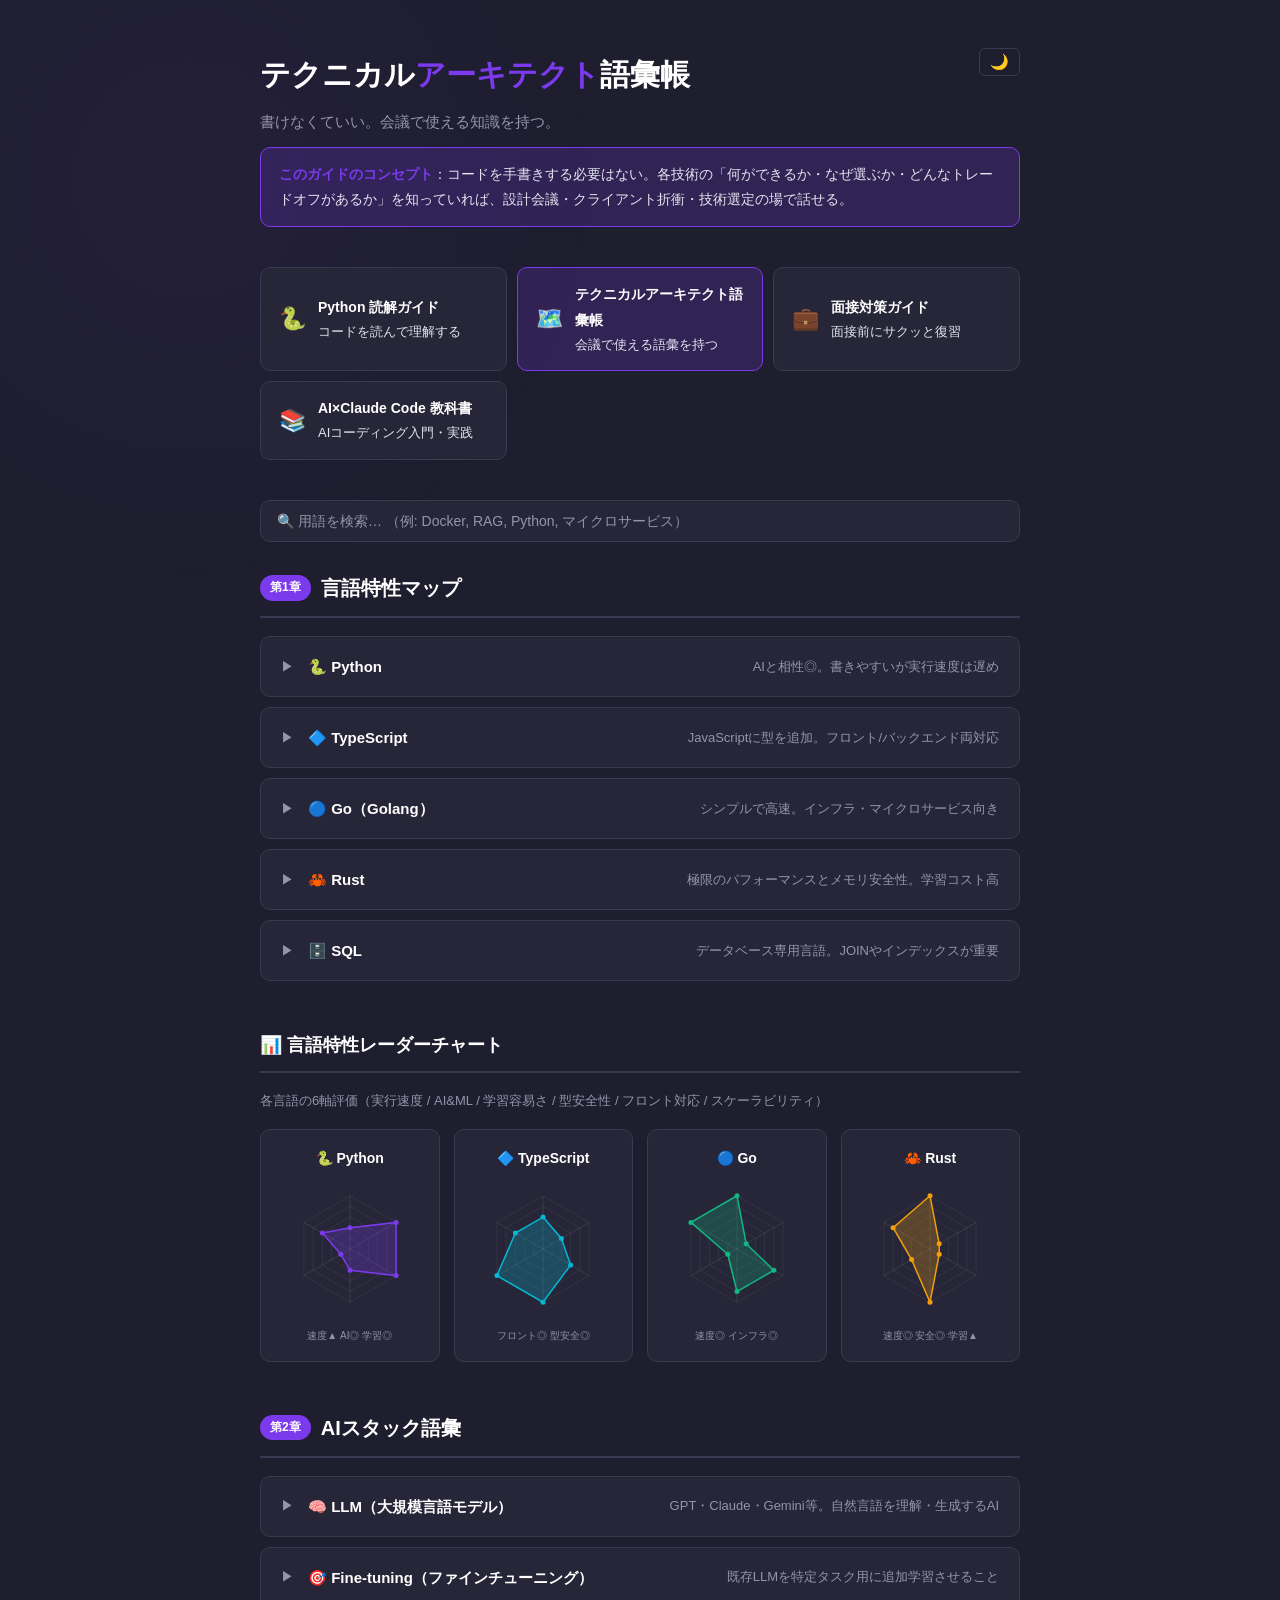
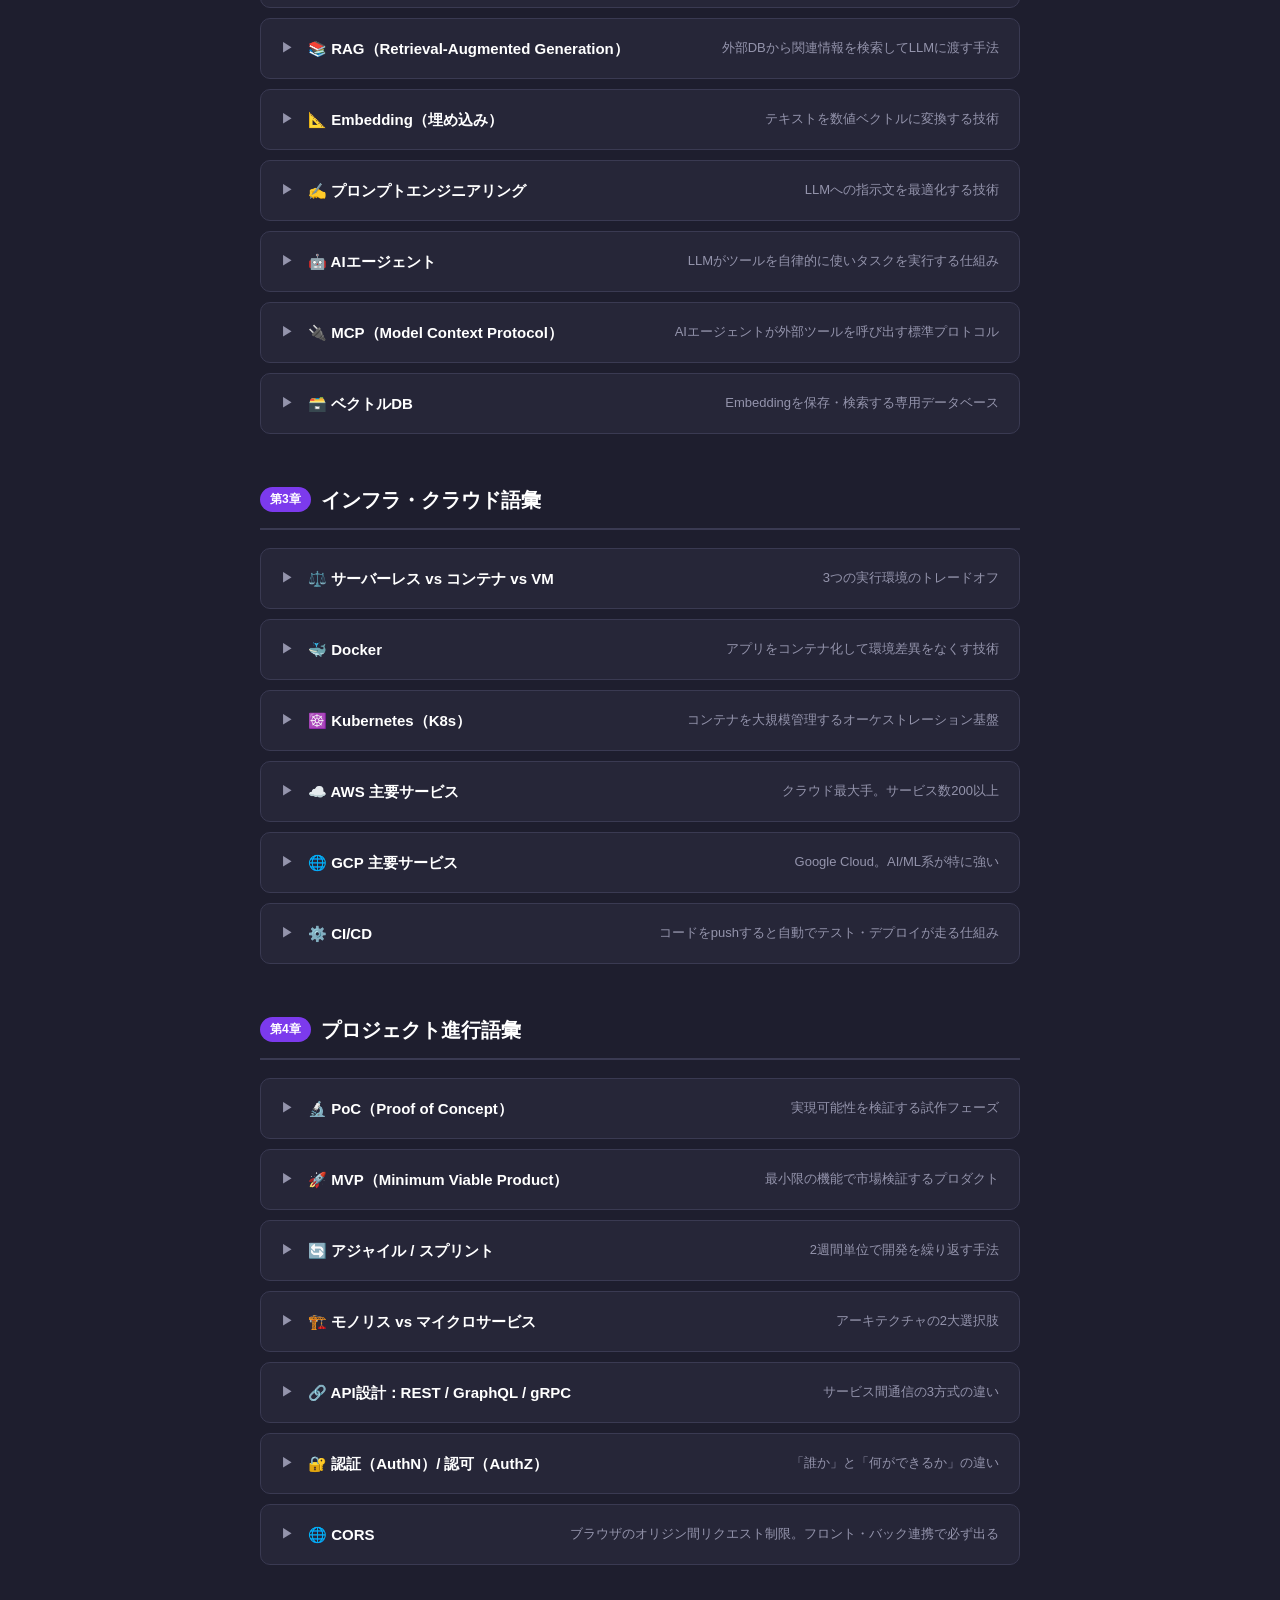
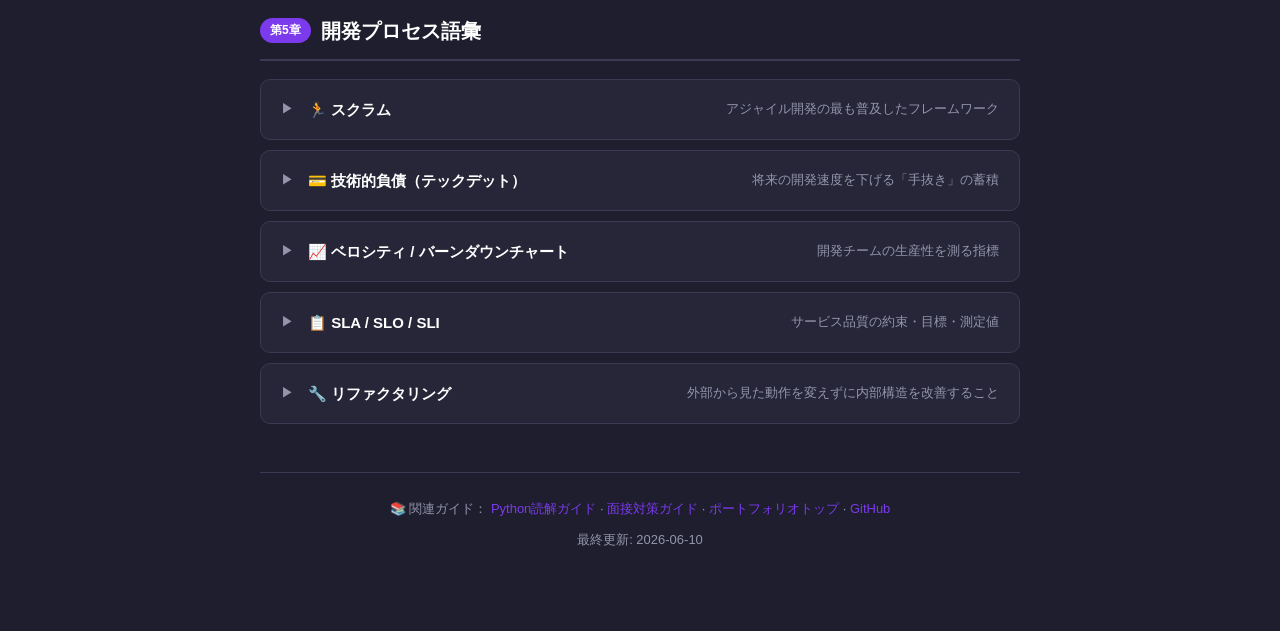
<file: snapshots/index.html>
<!DOCTYPE html>
<html lang="ja">
<head>
<meta charset="UTF-8">
<meta name="viewport" content="width=device-width, initial-scale=1.0">
<title>テクニカルアーキテクト語彙帳</title>
<style>
*, *::before, *::after { box-sizing: border-box; margin: 0; padding: 0; }
:root {
  --bg: #1e1e2e; --bg-raised: #262638; --bg-deep: #1a1a28;
  --accent: #7c3aed; --accent-dim: rgba(124,58,237,0.2);
  --accent2: #06b6d4; --accent3: #f59e0b; --accent4: #10b981;
  --fg: #e4e4f0; --fg-dim: #9494ac; --fg-bright: #fff;
  --border: #3a3a52; --radius: 10px;
  --font-ui: "Hiragino Kaku Gothic ProN","Noto Sans JP","Yu Gothic UI",sans-serif;
}
body { font-family: var(--font-ui); background: var(--bg); color: var(--fg); line-height: 1.8; min-height: 100vh; }
body::before { content:''; position:fixed; top:-30%; left:-20%; width:70vw; height:70vw; background:radial-gradient(circle,rgba(124,58,237,0.06) 0%,transparent 65%); pointer-events:none; }
.container { max-width: 800px; margin: 0 auto; padding: 48px 20px 80px; position: relative; z-index: 1; }
h1 { font-size: 30px; font-weight: 800; color: var(--fg-bright); margin-bottom: 6px; }
h1 span { color: var(--accent); }
.subtitle { color: var(--fg-dim); font-size: 15px; margin-bottom: 12px; }
.concept-note { background: var(--accent-dim); border: 1px solid var(--accent); border-radius: var(--radius); padding: 14px 18px; margin-bottom: 40px; font-size: 14px; color: var(--fg); }
.concept-note strong { color: var(--accent); }

/* テーマ切替 */
.theme-toggle { background: none; border: 1px solid var(--border); border-radius: 6px; padding: 4px 10px; cursor: pointer; font-size: 15px; color: var(--fg-dim); position: absolute; top: 48px; right: 20px; transition: all 0.2s; }
.theme-toggle:hover { border-color: var(--accent); color: var(--fg); }

/* 章タイトル */
.chapter { margin-bottom: 48px; }
.chapter-title { font-size: 20px; font-weight: 800; color: var(--fg-bright); margin-bottom: 18px; display: flex; align-items: center; gap: 10px; padding-bottom: 10px; border-bottom: 2px solid var(--border); }
.chapter-title .ch-badge { background: var(--accent); color: #fff; font-size: 12px; font-weight: 700; padding: 2px 10px; border-radius: 20px; }

/* アコーディオンカード */
.acc-item { background: var(--bg-raised); border: 1px solid var(--border); border-radius: var(--radius); margin-bottom: 10px; overflow: hidden; transition: border-color 0.2s; }
.acc-item.open { border-color: var(--accent); }
.acc-header { display: flex; align-items: center; gap: 14px; padding: 16px 20px; cursor: pointer; user-select: none; transition: background 0.2s; }
.acc-header:hover { background: rgba(124,58,237,0.08); }
.acc-icon { font-size: 13px; color: var(--fg-dim); transition: transform 0.25s; flex-shrink: 0; }
.acc-item.open .acc-icon { transform: rotate(90deg); color: var(--accent); }
.acc-title { font-size: 15px; font-weight: 600; color: var(--fg-bright); flex: 1; }
.acc-summary { font-size: 13px; color: var(--fg-dim); }
.acc-body { display: none; padding: 0 20px 18px 48px; animation: fadeIn 0.2s ease; }
.acc-item.open .acc-body { display: block; }
@keyframes fadeIn { from { opacity: 0; transform: translateY(-4px); } to { opacity: 1; transform: translateY(0); } }

/* 本文スタイル */
.acc-body p { font-size: 14px; color: var(--fg); margin-bottom: 10px; }
.acc-body strong { color: var(--fg-bright); }
.tag-row { display: flex; flex-wrap: wrap; gap: 6px; margin: 10px 0; }
.tag { font-size: 12px; font-weight: 600; padding: 3px 10px; border-radius: 20px; }
.tag-good { background: rgba(16,185,129,0.15); color: #34d399; }
.tag-bad { background: rgba(239,68,68,0.15); color: #f87171; }
.tag-use { background: rgba(6,182,212,0.15); color: var(--accent2); }
.tag-ex { background: rgba(245,158,11,0.15); color: var(--accent3); }
.more-link { display: inline-flex; align-items: center; gap: 4px; margin-top: 12px; font-size: 13px; color: var(--accent); text-decoration: none; font-weight: 600; }
.more-link:hover { text-decoration: underline; }

/* 比較テーブル */
.compare-table { width: 100%; border-collapse: collapse; margin: 12px 0; font-size: 13px; }
.compare-table th { background: var(--bg-deep); color: var(--fg-dim); font-weight: 700; padding: 8px 12px; text-align: left; border-bottom: 1px solid var(--border); }
.compare-table td { padding: 8px 12px; border-bottom: 1px solid var(--border); color: var(--fg); vertical-align: top; }
.compare-table tr:last-child td { border-bottom: none; }
.compare-table .good { color: #34d399; }
.compare-table .bad { color: #f87171; }

/* 関連サイトナビ */
.nav-links { display: grid; grid-template-columns: repeat(auto-fit, minmax(220px, 1fr)); gap: 10px; margin-bottom: 40px; }
.nav-card { display: flex; align-items: center; gap: 12px; background: var(--bg-raised); border: 1px solid var(--border); border-radius: var(--radius); padding: 14px 18px; text-decoration: none; color: var(--fg); transition: all 0.2s; }
.nav-card:hover { border-color: var(--accent); transform: translateY(-2px); }
.nav-card.current { border-color: var(--accent); background: var(--accent-dim); }
.nav-card .nav-icon { font-size: 22px; flex-shrink: 0; }
.nav-card .nav-text { font-size: 13px; }
.nav-card .nav-name { font-weight: 700; color: var(--fg-bright); font-size: 14px; }

/* フッター */
.footer { margin-top: 48px; padding-top: 24px; border-top: 1px solid var(--border); color: var(--fg-dim); font-size: 13px; text-align: center; }

/* 用語ツールチップ */
.term { border-bottom: 1px dashed var(--accent); cursor: help; color: #c4b5fd; transition: color 0.2s; }
.term:hover, .term:focus { color: #fff; }
.term-popup { display: none; }
#term-tooltip {
  display: none; position: fixed;
  background: var(--bg-raised); border: 1px solid var(--accent);
  border-radius: 8px; padding: 8px 14px; font-size: 13px; color: var(--fg);
  line-height: 1.6; white-space: normal; max-width: 300px;
  z-index: 99999; box-shadow: 0 8px 24px rgba(0,0,0,0.4), 0 0 0 1px rgba(124,58,237,0.3);
  pointer-events: none;
}
#term-tooltip::after {
  content: ''; position: absolute; top: 100%; left: 50%; transform: translateX(-50%);
  border: 6px solid transparent; border-top-color: var(--accent);
}
#term-tooltip.below::after { top: auto; bottom: 100%; border-top-color: transparent; border-bottom-color: var(--accent); }
body.light #term-tooltip { background: #fff; box-shadow: 0 8px 24px rgba(0,0,0,0.15); }
.footer a { color: var(--accent); text-decoration: none; }


/* === 検索バー === */
.search-wrap{position:relative;margin-bottom:28px;}
.search-input{width:100%;padding:12px 44px 12px 16px;background:var(--bg-raised);border:1px solid var(--border);border-radius:var(--radius);font-size:14px;color:var(--fg);font-family:var(--font-ui);outline:none;transition:border-color 0.2s;}
.search-input:focus{border-color:var(--accent);}
.search-input::placeholder{color:var(--fg-dim);}
.search-clear{position:absolute;right:12px;top:50%;transform:translateY(-50%);background:none;border:none;color:var(--fg-dim);cursor:pointer;font-size:20px;line-height:1;display:none;padding:0;}
.search-clear.visible{display:block;}
.search-empty{text-align:center;padding:40px 20px;color:var(--fg-dim);font-size:14px;display:none;}
.acc-item.search-hidden{display:none;}
.acc-item .search-highlight{background:rgba(124,58,237,0.3);color:var(--fg-bright);border-radius:2px;}

/* === ビジネスインパクトタグ === */
.tag-biz{background:rgba(6,182,212,0.15);color:#22d3ee;}
.tag-impact{background:rgba(16,185,129,0.12);color:#34d399;}

/* === 対比メモ === */
.contrast-note{display:flex;align-items:center;gap:8px;margin:10px 0;padding:8px 14px;background:rgba(124,58,237,0.06);border-left:3px solid var(--accent);border-radius:0 6px 6px 0;font-size:13px;color:var(--fg-dim);}
.contrast-note strong{color:var(--fg);}
.contrast-arrow{color:var(--accent);font-weight:700;}

/* === 会議用フレーズ === */
.meeting-toggle{display:inline-flex;align-items:center;gap:6px;margin-top:12px;padding:7px 14px;background:rgba(245,158,11,0.08);border:1px dashed rgba(245,158,11,0.35);border-radius:6px;font-size:13px;color:#fbbf24;cursor:pointer;transition:all 0.2s;font-family:var(--font-ui);}
.meeting-toggle:hover{background:rgba(245,158,11,0.15);}
.meeting-content{max-height:0;overflow:hidden;transition:max-height 0.45s ease,opacity 0.3s ease;opacity:0;}
.meeting-content.open{max-height:600px;opacity:1;}
.meeting-inner{margin-top:10px;padding:14px 18px;background:rgba(245,158,11,0.04);border-left:3px solid #f59e0b;border-radius:0 6px 6px 0;}
.meeting-row{margin-bottom:12px;}
.meeting-row:last-child{margin-bottom:0;}
.meeting-q{font-size:13px;font-weight:700;color:#fbbf24;margin-bottom:4px;}
.meeting-a{font-size:13px;color:var(--fg-dim);padding-left:12px;border-left:2px solid rgba(245,158,11,0.25);line-height:1.7;}

/* === レーダーチャート === */
.radar-section{margin-bottom:48px;}
.radar-grid{display:grid;grid-template-columns:repeat(auto-fit,minmax(170px,1fr));gap:14px;}
.radar-card{background:var(--bg-raised);border:1px solid var(--border);border-radius:var(--radius);padding:16px 12px;text-align:center;transition:border-color 0.2s;}
.radar-card:hover{border-color:var(--accent);}
.radar-lang{font-size:14px;font-weight:700;color:var(--fg-bright);margin-bottom:8px;}
.radar-card svg{display:block;margin:0 auto;}
.radar-labels{display:flex;flex-wrap:wrap;justify-content:center;gap:4px;margin-top:8px;}
.radar-label{font-size:10px;color:var(--fg-dim);}
.chapter-title{cursor:pointer;}
body.light .meeting-inner{background:rgba(245,158,11,0.06);}
body.light .contrast-note{background:rgba(124,58,237,0.04);}

/* ライトモード */
body.light { --bg:#f8f9fa; --bg-raised:#fff; --bg-deep:#f1f3f5; --fg:#2d2d3f; --fg-dim:#6b7280; --fg-bright:#1a1a2e; --border:#e5e7eb; }

@media (max-width: 600px) {
  .container { padding: 32px 14px 60px; }
  h1 { font-size: 22px; }
  .acc-body { padding-left: 20px; }
  .nav-links { grid-template-columns: 1fr; }
}
</style>
</head>
<body>
<div class="container">
  <button class="theme-toggle" onclick="document.body.classList.toggle('light')" aria-label="テーマ切替">🌙</button>

  <h1>テクニカル<span>アーキテクト</span>語彙帳</h1>
  <p class="subtitle">書けなくていい。会議で使える知識を持つ。</p>
  <div class="concept-note">
    <strong>このガイドのコンセプト</strong>：コードを手書きする必要はない。各技術の「何ができるか・なぜ選ぶか・どんなトレードオフがあるか」を知っていれば、設計会議・クライアント折衝・技術選定の場で話せる。
  </div>

  <!-- 関連ガイドナビ -->
  <div class="nav-links">
    <a class="nav-card" href="https://fukukei23.github.io/python-reading-guide/">
      <span class="nav-icon">🐍</span>
      <div class="nav-text"><div class="nav-name">Python 読解ガイド</div>コードを読んで理解する</div>
    </a>
    <a class="nav-card current" href="#">
      <span class="nav-icon">🗺️</span>
      <div class="nav-text"><div class="nav-name">テクニカルアーキテクト語彙帳</div>会議で使える語彙を持つ</div>
    </a>
    <a class="nav-card" href="https://fukukei23.github.io/interview-prep/">
      <span class="nav-icon">💼</span>
      <div class="nav-text"><div class="nav-name">面接対策ガイド</div>面接前にサクッと復習</div>
    </a>
    <a class="nav-card" href="https://fukukei23.github.io/claude-code-textbook/">
      <span class="nav-icon">📚</span>
      <div class="nav-text"><div class="nav-name">AI×Claude Code 教科書</div>AIコーディング入門・実践</div>
    </a>
  </div>


  <!-- 検索バー -->
  <div class="search-wrap">
    <input class="search-input" type="search" id="searchInput" placeholder="🔍 用語を検索… （例: Docker, RAG, Python, マイクロサービス）" autocomplete="off">
    <button class="search-clear" id="searchClear" aria-label="クリア">×</button>
  </div>
  <div class="search-empty" id="searchEmpty">「<span id="searchQuery"></span>」に一致する用語は見つかりませんでした</div>

  <!-- 第1章：言語特性マップ -->
  <div class="chapter">
    <div class="chapter-title"><span class="ch-badge">第1章</span>言語特性マップ</div>

    <div class="acc-item" data-key="lang-python">
      <div class="acc-header" onclick="toggle(this)">
        <span class="acc-icon">▶</span>
        <div class="acc-title">🐍 Python</div>
        <div class="acc-summary">AIと相性◎。書きやすいが実行速度は遅め</div>
      </div>
      <div class="acc-body">
        <p><strong>一言で言うと</strong>：「人間が読みやすい言語。特にAI・データ処理の標準語」</p>
        <div class="tag-row">
          <span class="tag tag-good">✅ AI/ML</span><span class="tag tag-good">✅ データ処理</span><span class="tag tag-good">✅ スクリプト</span><span class="tag tag-good">✅ Web API</span>
          <span class="tag tag-bad">⚠ 実行速度</span><span class="tag tag-bad">⚠ 型の曖昧さ</span>
        </div>
        <p><strong>得意な用途</strong>：機械学習・LLMアプリ開発（<span class="term">FastAPI<span class="term-popup">Python製の高速WebフレームワークAPIが簡潔に書ける。自動でSwaggerドキュメントも生成</span></span>）・データ分析・自動化スクリプト</p>
        <p><strong>有名な使用例</strong>：ChatGPT（OpenAI）・YouTube・Instagram・Airbnb</p>
        <p><strong>選ぶ理由</strong>：AIライブラリ（<span class="term">PyTorch<span class="term-popup">Metaが開発するPython製ディープラーニングフレームワーク。研究から本番まで業界標準</span></span>・<span class="term">LangChain<span class="term-popup">LLMを使ったアプリを素早く組み立てるPython/TSライブラリ。RAG・エージェント機能を提供</span></span>・<span class="term">FastAPI<span class="term-popup">Python製の高速WebフレームワークAPIが簡潔に書ける。自動でSwaggerドキュメントも生成</span></span>）が全部Pythonに集中している。PoCはPythonが最速。</p>
        <p><strong>選ばない理由</strong>：<span class="term">高トラフィックAPI<span class="term-popup">1秒あたり数万〜数十万リクエストを捌く大規模なAPI。PythonよりGoやRustが有利な場面</span></span>や<span class="term">組み込みシステム<span class="term-popup">家電・車・センサーなど専用ハードに直接乗るソフトウェア。メモリや処理速度に厳しい制約がある</span></span>には向かない。速度が必要な場面ではGoやRustを検討。</p>
        <a class="more-link" href="01_languages/python.html">さらに詳しく →</a>
      <div class="tag-row"><span class="tag tag-biz">💼 開発スピード向上</span><span class="tag tag-biz">💼 AIコスト削減</span><span class="tag tag-biz">💼 PoC最速</span></div>
      <div class="contrast-note">📌 対比して覚える：<strong>Python</strong><span class="contrast-arrow">⇄</span><strong>Go</strong>　<strong>Python</strong><span class="contrast-arrow">⇄</span><strong>TypeScript</strong></div>
      <button class="meeting-toggle" onclick="toggleMeeting(this)">💼 会議でこう聞く ▾</button>
      <div class="meeting-content">
        <div class="meeting-inner">
<div class="meeting-row"><div class="meeting-q">💬 「このシステム、将来スケールしたときPythonで大丈夫ですか？」</div><div class="meeting-a">非同期処理とスケールアウトで対応できます。毎秒数十万リクエスト超になればGoへの部分移行も選択肢です</div></div>
<div class="meeting-row"><div class="meeting-q">💬 「PoCはPythonですが本番も同じでよいですか？」</div><div class="meeting-a">AI推論を含むなら本番もPythonが現実的です。APIゲートウェイ層だけGoにする使い分けも有効です</div></div>
        </div>
      </div>
      </div>
    </div>

    <div class="acc-item" data-key="lang-ts">
      <div class="acc-header" onclick="toggle(this)">
        <span class="acc-icon">▶</span>
        <div class="acc-title">🔷 TypeScript</div>
        <div class="acc-summary">JavaScriptに型を追加。フロント/バックエンド両対応</div>
      </div>
      <div class="acc-body">
        <p><strong>一言で言うと</strong>：「JavaScriptの"信頼できる版"。Webの実質標準語」</p>
        <div class="tag-row">
          <span class="tag tag-good">✅ フロントエンド</span><span class="tag tag-good">✅ サーバーサイド</span><span class="tag tag-good">✅ 型安全</span>
          <span class="tag tag-bad">⚠ 設定が複雑</span><span class="tag tag-bad">⚠ ビルドが必要</span>
        </div>
        <p><strong>得意な用途</strong>：React/Next.jsによるWebアプリ、Node.jsサーバー、MCPサーバー構築</p>
        <p><strong>有名な使用例</strong>：Slack・Figma・Notion・多くのSaaSフロントエンド</p>
        <p><strong>選ぶ理由</strong>：フロント・バック両方をTypeScriptで書けるのでチームの認知コストが下がる。型エラーで事前にバグを防げる。</p>
        <p><strong>選ばない理由</strong>：小さなスクリプトにはオーバーキル。Pythonで済む処理にわざわざ使う必要はない。</p>
        <a class="more-link" href="01_languages/typescript.html">さらに詳しく →</a>
      <div class="tag-row"><span class="tag tag-biz">💼 バグ削減</span><span class="tag tag-biz">💼 保守コスト削減</span><span class="tag tag-biz">💼 開発生産性向上</span></div>
      <div class="contrast-note">📌 対比して覚える：<strong>TypeScript</strong><span class="contrast-arrow">⇄</span><strong>Python</strong>　<strong>TypeScript (React)</strong><span class="contrast-arrow">⇄</span><strong>Vue</strong></div>
      <button class="meeting-toggle" onclick="toggleMeeting(this)">💼 会議でこう聞く ▾</button>
      <div class="meeting-content">
        <div class="meeting-inner">
<div class="meeting-row"><div class="meeting-q">💬 「なぜJavaScriptではなくTypeScriptを選ぶのですか？」</div><div class="meeting-a">型定義によりIDEの補完が効き、実行前にバグを検出できます。チームが大きくなるほど効果が増します</div></div>
<div class="meeting-row"><div class="meeting-q">💬 「フロントとバックで別の言語を使うのと、TypeScriptで統一するのとどちらがよいですか？」</div><div class="meeting-a">認知コスト削減と人材流動性の観点からTypeScript統一が現在の主流です。AIツール開発でもTypeScript SDKが標準です</div></div>
        </div>
      </div>
      </div>
    </div>

    <div class="acc-item" data-key="lang-go">
      <div class="acc-header" onclick="toggle(this)">
        <span class="acc-icon">▶</span>
        <div class="acc-title">🔵 Go（Golang）</div>
        <div class="acc-summary">シンプルで高速。インフラ・マイクロサービス向き</div>
      </div>
      <div class="acc-body">
        <p><strong>一言で言うと</strong>：「速い・シンプル・並行処理が得意。インフラの言語」</p>
        <div class="tag-row">
          <span class="tag tag-good">✅ 高速実行</span><span class="tag tag-good">✅ 並行処理</span><span class="tag tag-good">✅ シングルバイナリ</span>
          <span class="tag tag-bad">⚠ AIライブラリが少ない</span><span class="tag tag-bad">⚠ ジェネリクスが弱め</span>
        </div>
        <p><strong>得意な用途</strong>：APIサーバー・Dockerなどのインフラツール・マイクロサービス</p>
        <p><strong>有名な使用例</strong>：Docker・Kubernetes・Terraform・Uber・Dropbox</p>
        <p><strong>選ぶ理由</strong>：大量リクエストを捌くAPIに最適。ビルド結果が1ファイルになるのでデプロイが楽。</p>
        <p><strong>選ばない理由</strong>：AIアプリのPoCフェーズでは選ばない。Pythonライブラリのエコシステムに勝てない。</p>
        <a class="more-link" href="01_languages/go.html">さらに詳しく →</a>
      <div class="tag-row"><span class="tag tag-biz">💼 インフラコスト削減</span><span class="tag tag-biz">💼 スループット向上</span><span class="tag tag-biz">💼 デプロイ安定</span></div>
      <div class="contrast-note">📌 対比して覚える：<strong>Go</strong><span class="contrast-arrow">⇄</span><strong>Python</strong>　<strong>Go</strong><span class="contrast-arrow">⇄</span><strong>Rust</strong></div>
      <button class="meeting-toggle" onclick="toggleMeeting(this)">💼 会議でこう聞く ▾</button>
      <div class="meeting-content">
        <div class="meeting-inner">
<div class="meeting-row"><div class="meeting-q">💬 「APIが遅くなってきたのですがGoへの移行は必要ですか？」</div><div class="meeting-a">まず現状のボトルネック（DB? ロジック? インフラ?）を計測してからGoへの移行検討をします。多くの場合DBやキャッシュの改善が先です</div></div>
<div class="meeting-row"><div class="meeting-q">💬 「GoとRust、どちらを選びますか？」</div><div class="meeting-a">Webサービス・APIならGoで十分です。組み込み・WebAssembly・極限パフォーマンスが必要な場面でのみRustを検討します</div></div>
        </div>
      </div>
      </div>
    </div>

    <div class="acc-item" data-key="lang-rust">
      <div class="acc-header" onclick="toggle(this)">
        <span class="acc-icon">▶</span>
        <div class="acc-title">🦀 Rust</div>
        <div class="acc-summary">極限のパフォーマンスとメモリ安全性。学習コスト高</div>
      </div>
      <div class="acc-body">
        <p><strong>一言で言うと</strong>：「速さと安全性を両立する、最難関の言語」</p>
        <div class="tag-row">
          <span class="tag tag-good">✅ 最高速</span><span class="tag tag-good">✅ メモリ安全</span><span class="tag tag-good">✅ 組み込み</span>
          <span class="tag tag-bad">⚠ 学習コスト最高</span><span class="tag tag-bad">⚠ 開発速度遅め</span>
        </div>
        <p><strong>得意な用途</strong>：ゲームエンジン・組み込みシステム・WebAssembly・OS開発</p>
        <p><strong>有名な使用例</strong>：Figma（WebAssembly部分）・Cloudflare Workers・Discord（一部）</p>
        <p><strong>選ぶ理由</strong>：メモリ管理が自動かつ安全。C/C++の代替として性能が必要な場面。</p>
        <p><strong>選ばない理由</strong>：Web/AI案件のPoCには向かない。習得に数ヶ月かかる。チームに書ける人が少ない。</p>
        <a class="more-link" href="01_languages/rust.html">さらに詳しく →</a>
      <div class="tag-row"><span class="tag tag-biz">💼 セキュリティ強化</span><span class="tag tag-biz">💼 実行コスト最小化</span><span class="tag tag-biz">💼 長期信頼性</span></div>
      <div class="contrast-note">📌 対比して覚える：<strong>Rust</strong><span class="contrast-arrow">⇄</span><strong>Go</strong>　<strong>Rust</strong><span class="contrast-arrow">⇄</span><strong>C/C++</strong></div>
      <button class="meeting-toggle" onclick="toggleMeeting(this)">💼 会議でこう聞く ▾</button>
      <div class="meeting-content">
        <div class="meeting-inner">
<div class="meeting-row"><div class="meeting-q">💬 「RustはC/C++より本当に安全なのですか？」</div><div class="meeting-a">はい。所有権システムによりメモリリーク・バッファオーバーフローをコンパイル時に防げます。ただし学習コストが高く、チームに書ける人材が必要です</div></div>
<div class="meeting-row"><div class="meeting-q">💬 「このプロジェクトにRustを使うべきですか？」</div><div class="meeting-a">通常のWebサービスにはGoで十分です。組み込み・OS・WebAssembly・暗号処理など極限の性能・安全性が要求される場面でRustを選びます</div></div>
        </div>
      </div>
      </div>
    </div>

    <div class="acc-item" data-key="lang-sql">
      <div class="acc-header" onclick="toggle(this)">
        <span class="acc-icon">▶</span>
        <div class="acc-title">🗄️ SQL</div>
        <div class="acc-summary">データベース専用言語。JOINやインデックスが重要</div>
      </div>
      <div class="acc-body">
        <p><strong>一言で言うと</strong>：「データを取り出す・集計する・更新するための専用言語」</p>
        <div class="tag-row">
          <span class="tag tag-good">✅ データ取得</span><span class="tag tag-good">✅ 集計/分析</span><span class="tag tag-good">✅ 汎用性高い</span>
          <span class="tag tag-bad">⚠ 大量データでは設計が重要</span>
        </div>
        <p><strong>重要概念</strong>：SELECT（取得）/ JOIN（結合）/ INDEX（高速化）/ トランザクション（整合性保証）</p>
        <p><strong>主要DB</strong>：PostgreSQL（本番向け）/ MySQL（Web定番）/ SQLite（軽量）/ BigQuery（分析）</p>
        <p><strong>今回の案件との関連</strong>：アサインの案件（自然言語→SQL変換MCP）はまさにここ。「ユーザーの日本語をSQLに変換する」ニーズがある。</p>
        <a class="more-link" href="01_languages/sql.html">さらに詳しく →</a>
      <div class="tag-row"><span class="tag tag-biz">💼 データ可視化</span><span class="tag tag-biz">💼 意思決定支援</span><span class="tag tag-biz">💼 業務効率化</span></div>
      <div class="contrast-note">📌 対比して覚える：<strong>SQL (RDB)</strong><span class="contrast-arrow">⇄</span><strong>NoSQL</strong>　<strong>INNER JOIN</strong><span class="contrast-arrow">⇄</span><strong>LEFT JOIN</strong></div>
      <button class="meeting-toggle" onclick="toggleMeeting(this)">💼 会議でこう聞く ▾</button>
      <div class="meeting-content">
        <div class="meeting-inner">
<div class="meeting-row"><div class="meeting-q">💬 「このクエリが遅いのですが、原因は何ですか？」</div><div class="meeting-a">EXPLAINコマンドで実行計画を確認します。多くの場合、適切なINDEXがないかJOINで大量データを結合しています</div></div>
<div class="meeting-row"><div class="meeting-q">💬 「AIに日本語でデータを取得させることはできますか？」</div><div class="meeting-a">自然言語→SQL変換のAIツールで可能です。ただし生成されたSQLの妥当性確認には人間のSQL理解が依然必要です</div></div>
        </div>
      </div>
      </div>
    </div>
  </div>


  <!-- レーダーチャート -->
  <div class="radar-section">
    <div class="chapter-title" style="font-size:18px;font-weight:700;color:var(--fg-bright);margin-bottom:16px;">📊 言語特性レーダーチャート</div>
    <p style="font-size:13px;color:var(--fg-dim);margin-bottom:16px;">各言語の6軸評価（実行速度 / AI&amp;ML / 学習容易さ / 型安全性 / フロント対応 / スケーラビリティ）</p>
    <div class="radar-grid">
      <div class="radar-card">
        <div class="radar-lang">🐍 Python</div>
        <svg width="140" height="140" viewBox="0 0 140 140">
<polygon points="70.0,59.4 79.2,64.7 79.2,75.3 70.0,80.6 60.8,75.3 60.8,64.7" fill="none" stroke="rgba(255,255,255,0.08)" stroke-width="0.8"/>
<polygon points="70.0,48.7 88.4,59.4 88.4,80.6 70.0,91.3 51.6,80.6 51.6,59.4" fill="none" stroke="rgba(255,255,255,0.08)" stroke-width="0.8"/>
<polygon points="70.0,38.1 97.6,54.0 97.6,86.0 70.0,101.9 42.4,86.0 42.4,54.0" fill="none" stroke="rgba(255,255,255,0.08)" stroke-width="0.8"/>
<polygon points="70.0,27.4 106.9,48.7 106.9,91.3 70.0,112.6 33.1,91.3 33.1,48.7" fill="none" stroke="rgba(255,255,255,0.08)" stroke-width="0.8"/>
<polygon points="70.0,16.8 116.1,43.4 116.1,96.6 70.0,123.2 23.9,96.6 23.9,43.4" fill="none" stroke="rgba(255,255,255,0.08)" stroke-width="0.8"/>
<line x1="70.0" y1="70.0" x2="70.0" y2="16.8" stroke="rgba(255,255,255,0.12)" stroke-width="0.8"/>
<line x1="70.0" y1="70.0" x2="116.1" y2="43.4" stroke="rgba(255,255,255,0.12)" stroke-width="0.8"/>
<line x1="70.0" y1="70.0" x2="116.1" y2="96.6" stroke="rgba(255,255,255,0.12)" stroke-width="0.8"/>
<line x1="70.0" y1="70.0" x2="70.0" y2="123.2" stroke="rgba(255,255,255,0.12)" stroke-width="0.8"/>
<line x1="70.0" y1="70.0" x2="23.9" y2="96.6" stroke="rgba(255,255,255,0.12)" stroke-width="0.8"/>
<line x1="70.0" y1="70.0" x2="23.9" y2="43.4" stroke="rgba(255,255,255,0.12)" stroke-width="0.8"/>
<polygon points="70.0,48.7 116.1,43.4 116.1,96.6 70.0,91.3 60.8,75.3 42.4,54.0" fill="#7c3aed" fill-opacity="0.25" stroke="#7c3aed" stroke-width="1.5"/>
<circle cx="70.0" cy="48.7" r="2.5" fill="#7c3aed"/>
<circle cx="116.1" cy="43.4" r="2.5" fill="#7c3aed"/>
<circle cx="116.1" cy="96.6" r="2.5" fill="#7c3aed"/>
<circle cx="70.0" cy="91.3" r="2.5" fill="#7c3aed"/>
<circle cx="60.8" cy="75.3" r="2.5" fill="#7c3aed"/>
<circle cx="42.4" cy="54.0" r="2.5" fill="#7c3aed"/>
</svg>
        <div class="radar-labels"><span class="radar-label">速度▲ AI◎ 学習◎</span></div>
      </div>
      <div class="radar-card">
        <div class="radar-lang">🔷 TypeScript</div>
        <svg width="140" height="140" viewBox="0 0 140 140">
<polygon points="70.0,59.4 79.2,64.7 79.2,75.3 70.0,80.6 60.8,75.3 60.8,64.7" fill="none" stroke="rgba(255,255,255,0.08)" stroke-width="0.8"/>
<polygon points="70.0,48.7 88.4,59.4 88.4,80.6 70.0,91.3 51.6,80.6 51.6,59.4" fill="none" stroke="rgba(255,255,255,0.08)" stroke-width="0.8"/>
<polygon points="70.0,38.1 97.6,54.0 97.6,86.0 70.0,101.9 42.4,86.0 42.4,54.0" fill="none" stroke="rgba(255,255,255,0.08)" stroke-width="0.8"/>
<polygon points="70.0,27.4 106.9,48.7 106.9,91.3 70.0,112.6 33.1,91.3 33.1,48.7" fill="none" stroke="rgba(255,255,255,0.08)" stroke-width="0.8"/>
<polygon points="70.0,16.8 116.1,43.4 116.1,96.6 70.0,123.2 23.9,96.6 23.9,43.4" fill="none" stroke="rgba(255,255,255,0.08)" stroke-width="0.8"/>
<line x1="70.0" y1="70.0" x2="70.0" y2="16.8" stroke="rgba(255,255,255,0.12)" stroke-width="0.8"/>
<line x1="70.0" y1="70.0" x2="116.1" y2="43.4" stroke="rgba(255,255,255,0.12)" stroke-width="0.8"/>
<line x1="70.0" y1="70.0" x2="116.1" y2="96.6" stroke="rgba(255,255,255,0.12)" stroke-width="0.8"/>
<line x1="70.0" y1="70.0" x2="70.0" y2="123.2" stroke="rgba(255,255,255,0.12)" stroke-width="0.8"/>
<line x1="70.0" y1="70.0" x2="23.9" y2="96.6" stroke="rgba(255,255,255,0.12)" stroke-width="0.8"/>
<line x1="70.0" y1="70.0" x2="23.9" y2="43.4" stroke="rgba(255,255,255,0.12)" stroke-width="0.8"/>
<polygon points="70.0,38.1 88.4,59.4 97.6,86.0 70.0,123.2 23.9,96.6 42.4,54.0" fill="#06b6d4" fill-opacity="0.25" stroke="#06b6d4" stroke-width="1.5"/>
<circle cx="70.0" cy="38.1" r="2.5" fill="#06b6d4"/>
<circle cx="88.4" cy="59.4" r="2.5" fill="#06b6d4"/>
<circle cx="97.6" cy="86.0" r="2.5" fill="#06b6d4"/>
<circle cx="70.0" cy="123.2" r="2.5" fill="#06b6d4"/>
<circle cx="23.9" cy="96.6" r="2.5" fill="#06b6d4"/>
<circle cx="42.4" cy="54.0" r="2.5" fill="#06b6d4"/>
</svg>
        <div class="radar-labels"><span class="radar-label">フロント◎ 型安全◎</span></div>
      </div>
      <div class="radar-card">
        <div class="radar-lang">🔵 Go</div>
        <svg width="140" height="140" viewBox="0 0 140 140">
<polygon points="70.0,59.4 79.2,64.7 79.2,75.3 70.0,80.6 60.8,75.3 60.8,64.7" fill="none" stroke="rgba(255,255,255,0.08)" stroke-width="0.8"/>
<polygon points="70.0,48.7 88.4,59.4 88.4,80.6 70.0,91.3 51.6,80.6 51.6,59.4" fill="none" stroke="rgba(255,255,255,0.08)" stroke-width="0.8"/>
<polygon points="70.0,38.1 97.6,54.0 97.6,86.0 70.0,101.9 42.4,86.0 42.4,54.0" fill="none" stroke="rgba(255,255,255,0.08)" stroke-width="0.8"/>
<polygon points="70.0,27.4 106.9,48.7 106.9,91.3 70.0,112.6 33.1,91.3 33.1,48.7" fill="none" stroke="rgba(255,255,255,0.08)" stroke-width="0.8"/>
<polygon points="70.0,16.8 116.1,43.4 116.1,96.6 70.0,123.2 23.9,96.6 23.9,43.4" fill="none" stroke="rgba(255,255,255,0.08)" stroke-width="0.8"/>
<line x1="70.0" y1="70.0" x2="70.0" y2="16.8" stroke="rgba(255,255,255,0.12)" stroke-width="0.8"/>
<line x1="70.0" y1="70.0" x2="116.1" y2="43.4" stroke="rgba(255,255,255,0.12)" stroke-width="0.8"/>
<line x1="70.0" y1="70.0" x2="116.1" y2="96.6" stroke="rgba(255,255,255,0.12)" stroke-width="0.8"/>
<line x1="70.0" y1="70.0" x2="70.0" y2="123.2" stroke="rgba(255,255,255,0.12)" stroke-width="0.8"/>
<line x1="70.0" y1="70.0" x2="23.9" y2="96.6" stroke="rgba(255,255,255,0.12)" stroke-width="0.8"/>
<line x1="70.0" y1="70.0" x2="23.9" y2="43.4" stroke="rgba(255,255,255,0.12)" stroke-width="0.8"/>
<polygon points="70.0,16.8 79.2,64.7 106.9,91.3 70.0,112.6 60.8,75.3 23.9,43.4" fill="#10b981" fill-opacity="0.25" stroke="#10b981" stroke-width="1.5"/>
<circle cx="70.0" cy="16.8" r="2.5" fill="#10b981"/>
<circle cx="79.2" cy="64.7" r="2.5" fill="#10b981"/>
<circle cx="106.9" cy="91.3" r="2.5" fill="#10b981"/>
<circle cx="70.0" cy="112.6" r="2.5" fill="#10b981"/>
<circle cx="60.8" cy="75.3" r="2.5" fill="#10b981"/>
<circle cx="23.9" cy="43.4" r="2.5" fill="#10b981"/>
</svg>
        <div class="radar-labels"><span class="radar-label">速度◎ インフラ◎</span></div>
      </div>
      <div class="radar-card">
        <div class="radar-lang">🦀 Rust</div>
        <svg width="140" height="140" viewBox="0 0 140 140">
<polygon points="70.0,59.4 79.2,64.7 79.2,75.3 70.0,80.6 60.8,75.3 60.8,64.7" fill="none" stroke="rgba(255,255,255,0.08)" stroke-width="0.8"/>
<polygon points="70.0,48.7 88.4,59.4 88.4,80.6 70.0,91.3 51.6,80.6 51.6,59.4" fill="none" stroke="rgba(255,255,255,0.08)" stroke-width="0.8"/>
<polygon points="70.0,38.1 97.6,54.0 97.6,86.0 70.0,101.9 42.4,86.0 42.4,54.0" fill="none" stroke="rgba(255,255,255,0.08)" stroke-width="0.8"/>
<polygon points="70.0,27.4 106.9,48.7 106.9,91.3 70.0,112.6 33.1,91.3 33.1,48.7" fill="none" stroke="rgba(255,255,255,0.08)" stroke-width="0.8"/>
<polygon points="70.0,16.8 116.1,43.4 116.1,96.6 70.0,123.2 23.9,96.6 23.9,43.4" fill="none" stroke="rgba(255,255,255,0.08)" stroke-width="0.8"/>
<line x1="70.0" y1="70.0" x2="70.0" y2="16.8" stroke="rgba(255,255,255,0.12)" stroke-width="0.8"/>
<line x1="70.0" y1="70.0" x2="116.1" y2="43.4" stroke="rgba(255,255,255,0.12)" stroke-width="0.8"/>
<line x1="70.0" y1="70.0" x2="116.1" y2="96.6" stroke="rgba(255,255,255,0.12)" stroke-width="0.8"/>
<line x1="70.0" y1="70.0" x2="70.0" y2="123.2" stroke="rgba(255,255,255,0.12)" stroke-width="0.8"/>
<line x1="70.0" y1="70.0" x2="23.9" y2="96.6" stroke="rgba(255,255,255,0.12)" stroke-width="0.8"/>
<line x1="70.0" y1="70.0" x2="23.9" y2="43.4" stroke="rgba(255,255,255,0.12)" stroke-width="0.8"/>
<polygon points="70.0,16.8 79.2,64.7 79.2,75.3 70.0,123.2 51.6,80.6 33.1,48.7" fill="#f59e0b" fill-opacity="0.25" stroke="#f59e0b" stroke-width="1.5"/>
<circle cx="70.0" cy="16.8" r="2.5" fill="#f59e0b"/>
<circle cx="79.2" cy="64.7" r="2.5" fill="#f59e0b"/>
<circle cx="79.2" cy="75.3" r="2.5" fill="#f59e0b"/>
<circle cx="70.0" cy="123.2" r="2.5" fill="#f59e0b"/>
<circle cx="51.6" cy="80.6" r="2.5" fill="#f59e0b"/>
<circle cx="33.1" cy="48.7" r="2.5" fill="#f59e0b"/>
</svg>
        <div class="radar-labels"><span class="radar-label">速度◎ 安全◎ 学習▲</span></div>
      </div>
    </div>
  </div>

  <!-- 第2章：AIスタック語彙 -->
  <div class="chapter">
    <div class="chapter-title"><span class="ch-badge">第2章</span>AIスタック語彙</div>

    <div class="acc-item" data-key="ai-llm">
      <div class="acc-header" onclick="toggle(this)">
        <span class="acc-icon">▶</span>
        <div class="acc-title">🧠 LLM（大規模言語モデル）</div>
        <div class="acc-summary">GPT・Claude・Gemini等。自然言語を理解・生成するAI</div>
      </div>
      <div class="acc-body">
        <p><strong>何ができるか</strong>：文章生成・要約・翻訳・コード生成・質問応答。会話形式で指示できる。</p>
        <p><strong>主要モデル</strong>：GPT-4o（OpenAI）/ Claude 3.5 Sonnet（Anthropic）/ Gemini（Google）/ GLM（Z.AI）</p>
        <p><strong>選び方のポイント</strong>：用途・コスト・レイテンシ・コンテキスト長で選ぶ。「全部GPT」は最適ではない。</p>
        <p><strong>限界</strong>：学習データのカットオフ日より新しい情報は知らない（→RAGで補完）。長い文章は末尾を忘れがち。</p>
      <div class="tag-row"><span class="tag tag-biz">💼 業務自動化</span><span class="tag tag-biz">💼 サポートコスト削減</span><span class="tag tag-biz">💼 情報整理効率化</span></div>
      <div class="contrast-note">📌 対比して覚える：<strong>LLM</strong><span class="contrast-arrow">⇄</span><strong>RAG</strong>　<strong>Fine-tuning</strong><span class="contrast-arrow">⇄</span><strong>プロンプトエンジニアリング</strong></div>
      <button class="meeting-toggle" onclick="toggleMeeting(this)">💼 会議でこう聞く ▾</button>
      <div class="meeting-content">
        <div class="meeting-inner">
<div class="meeting-row"><div class="meeting-q">💬 「どのLLMを選べばよいですか？」</div><div class="meeting-a">用途・コスト・レイテンシ・コンテキスト長で選びます。すべてGPT-4が最適ではなく、軽量タスクにはGPT-4o mini等のコストを抑えたモデルが合理的です</div></div>
<div class="meeting-row"><div class="meeting-q">💬 「AIの回答が間違っていた場合の責任はどこにありますか？」</div><div class="meeting-a">現状LLMは確率的な予測であり誤りが発生します。重要判断には人間のレビューを挟む設計と、ハルシネーション対策（RAG・根拠提示）が必要です</div></div>
        </div>
      </div>
      </div>
    </div>

    <div class="acc-item" data-key="ai-finetune">
      <div class="acc-header" onclick="toggle(this)">
        <span class="acc-icon">▶</span>
        <div class="acc-title">🎯 Fine-tuning（ファインチューニング）</div>
        <div class="acc-summary">既存LLMを特定タスク用に追加学習させること</div>
      </div>
      <div class="acc-body">
        <p><strong>何をするか</strong>：汎用LLMに自社データ・ドメイン知識を追加学習させ、特定タスクの精度を上げる。</p>
        <p><strong>必要なもの</strong>：大量の教師データ（入力→正解出力のペア）＋GPU計算コスト＋MLエンジニア</p>
        <p><strong>いつ選ぶか</strong>：プロンプトだけでは精度が出ない時・特定の口調や形式を学習させたい時</p>
        <p><strong>いつ選ばないか</strong>：まずRAGやプロンプトエンジニアリングで試す。Fine-tuningは最終手段に近い。コストが高い。</p>
        <div class="tag-row"><span class="tag tag-bad">⚠ コスト高</span><span class="tag tag-bad">⚠ データ大量必要</span><span class="tag tag-good">✅ 高精度化</span></div>
      </div>
    </div>

    <div class="acc-item" data-key="ai-rag">
      <div class="acc-header" onclick="toggle(this)">
        <span class="acc-icon">▶</span>
        <div class="acc-title">📚 RAG（Retrieval-Augmented Generation）</div>
        <div class="acc-summary">外部DBから関連情報を検索してLLMに渡す手法</div>
      </div>
      <div class="acc-body">
        <p><strong>仕組み</strong>：①ユーザーの質問を受け取る → ②関連ドキュメントをベクトルDBで検索 → ③LLMに質問＋ドキュメントを一緒に渡して回答させる</p>
        <p><strong>なぜ使うか</strong>：LLMは学習データにない情報（社内文書・最新情報）を知らない。RAGで「今この文書を見ながら答えて」ができる。</p>
        <p><strong>ハルシネーション対策</strong>：根拠となる文書を渡すことで嘘をつく確率を下げられる。</p>
        <div class="tag-row"><span class="tag tag-good">✅ 最新情報に対応</span><span class="tag tag-good">✅ Fine-tuningより安い</span><span class="tag tag-use">🔵 社内文書検索</span><span class="tag tag-use">🔵 カスタマーサポート</span></div>
      <div class="contrast-note">📌 対比して覚える：<strong>RAG</strong><span class="contrast-arrow">⇄</span><strong>Fine-tuning</strong>　<strong>RAG</strong><span class="contrast-arrow">⇄</span><strong>プロンプトのみ</strong></div>
      <button class="meeting-toggle" onclick="toggleMeeting(this)">💼 会議でこう聞く ▾</button>
      <div class="meeting-content">
        <div class="meeting-inner">
<div class="meeting-row"><div class="meeting-q">💬 「RAGとFine-tuningどちらが必要ですか？」</div><div class="meeting-a">まずRAGを試します。Fine-tuningはデータが大量に必要でコストが高く、最終手段に近いです。RAGで社内文書・最新情報を参照できれば多くの課題は解決します</div></div>
<div class="meeting-row"><div class="meeting-q">💬 「RAGを導入するといつでも正確な回答が得られますか？」</div><div class="meeting-a">精度は上がりますが100%ではありません。関連文書の品質・検索精度・チャンク設計に依存します。導入後も継続的なチューニングが必要です</div></div>
        </div>
      </div>
      </div>
    </div>

    <div class="acc-item" data-key="ai-embed">
      <div class="acc-header" onclick="toggle(this)">
        <span class="acc-icon">▶</span>
        <div class="acc-title">📐 Embedding（埋め込み）</div>
        <div class="acc-summary">テキストを数値ベクトルに変換する技術</div>
      </div>
      <div class="acc-body">
        <p><strong>何をするか</strong>：「東京」「Japan's capital」「首都」→ 似た数値ベクトルに変換。意味が近い文章は数値も近くなる。</p>
        <p><strong>用途</strong>：類似文章検索・RAGの「関連文書を探す」部分・レコメンドエンジン</p>
        <p><strong>主要サービス</strong>：OpenAI text-embedding-3 / Cohere Embed / Google Vertex AI Embeddings</p>
      </div>
    </div>

    <div class="acc-item" data-key="ai-prompt">
      <div class="acc-header" onclick="toggle(this)">
        <span class="acc-icon">▶</span>
        <div class="acc-title">✍️ プロンプトエンジニアリング</div>
        <div class="acc-summary">LLMへの指示文を最適化する技術</div>
      </div>
      <div class="acc-body">
        <p><strong>主要テクニック</strong>：</p>
        <p>• <strong>Few-shot</strong>：「例を3つ見せてから本番指示」→ 精度向上</p>
        <p>• <strong>Chain-of-Thought</strong>：「ステップごとに考えて」→ 複雑な推論に有効</p>
        <p>• <strong>System prompt</strong>：「あなたは○○の専門家です」→ キャラクター・制約を設定</p>
        <p>• <strong>Few-shot + CoT</strong>：両方組み合わせると最強</p>
        <p><strong>重要な考え方</strong>：Fine-tuningの前に必ずプロンプトで試す。コストがゼロで改善できる。</p>
      </div>
    </div>

    <div class="acc-item" data-key="ai-agent">
      <div class="acc-header" onclick="toggle(this)">
        <span class="acc-icon">▶</span>
        <div class="acc-title">🤖 AIエージェント</div>
        <div class="acc-summary">LLMがツールを自律的に使いタスクを実行する仕組み</div>
      </div>
      <div class="acc-body">
        <p><strong>通常のLLMとの違い</strong>：LLMは「返答するだけ」。エージェントは「ツールを使いながら自律的に行動する」。</p>
        <p><strong>例</strong>：「最新のニュースをまとめてSlackに送って」→ Web検索ツール → まとめ生成 → Slack送信ツール を自動で使う</p>
        <p><strong>主要フレームワーク</strong>：<span class="term">LangChain<span class="term-popup">LLMを使ったアプリを素早く組み立てるPython/TSライブラリ。RAG・エージェント機能を提供</span></span> / LlamaIndex / OpenAI Assistants / Claude + MCP</p>
        <p><strong>課題</strong>：ループ・無限実行・コスト暴走のリスク。品質ゲートと予算上限が必須。</p>
        <div class="tag-row"><span class="tag tag-ex">🔥 NexusCoreで実装済み</span></div>
      </div>
    </div>

    <div class="acc-item" data-key="ai-mcp">
      <div class="acc-header" onclick="toggle(this)">
        <span class="acc-icon">▶</span>
        <div class="acc-title">🔌 MCP（Model Context Protocol）</div>
        <div class="acc-summary">AIエージェントが外部ツールを呼び出す標準プロトコル</div>
      </div>
      <div class="acc-body">
        <p><strong>何をするか</strong>：Claude / Cursorなどのエージェントが外部サービス（GitHub・Slack・DB等）を統一した形式で呼び出せるようにする規格。</p>
        <p><strong>USB-Cのような存在</strong>：「どのAIでも、どのツールにも繋げられる標準端子」</p>
        <p><strong>サーバー側</strong>：ツール提供者がMCPサーバーを実装（Python or TypeScript）</p>
        <p><strong>クライアント側</strong>：Claude Code / Cursor / Continue等が自動でツールを呼び出す</p>
        <div class="tag-row"><span class="tag tag-ex">🔥 GLM/MiniMax MCPを自作・運用済み</span></div>
      </div>
    </div>

    <div class="acc-item" data-key="ai-vectordb">
      <div class="acc-header" onclick="toggle(this)">
        <span class="acc-icon">▶</span>
        <div class="acc-title">🗃️ ベクトルDB</div>
        <div class="acc-summary">Embeddingを保存・検索する専用データベース</div>
      </div>
      <div class="acc-body">
        <p><strong>通常のDBとの違い</strong>：通常のDBは「完全一致・条件一致」で検索。ベクトルDBは「意味が近い順」で検索できる。</p>
        <p><strong>主要サービス</strong>：Pinecone（クラウド）/ Chroma（ローカル・軽量）/ Weaviate / pgvector（PostgreSQL拡張）</p>
        <p><strong>使われる場面</strong>：RAGの文書検索・類似商品検索・重複検知</p>
      </div>
    </div>
  </div>

  <!-- 第3章：インフラ・クラウド語彙 -->
  <div class="chapter">
    <div class="chapter-title"><span class="ch-badge">第3章</span>インフラ・クラウド語彙</div>

    <div class="acc-item" data-key="infra-compare">
      <div class="acc-header" onclick="toggle(this)">
        <span class="acc-icon">▶</span>
        <div class="acc-title">⚖️ サーバーレス vs コンテナ vs VM</div>
        <div class="acc-summary">3つの実行環境のトレードオフ</div>
      </div>
      <div class="acc-body">
        <table class="compare-table">
          <tr><th>方式</th><th>メリット</th><th>デメリット</th><th>向いてる用途</th></tr>
          <tr>
            <td><strong>サーバーレス</strong><br>（Lambda等）</td>
            <td class="good">管理ゼロ<br>使った分だけ課金</td>
            <td class="bad">コールドスタート<br>実行時間上限</td>
            <td>イベント駆動・軽量API</td>
          </tr>
          <tr>
            <td><strong>コンテナ</strong><br>（Docker/ECS）</td>
            <td class="good">環境再現性◎<br>柔軟</td>
            <td class="bad">オーケストレーション学習コスト</td>
            <td>Webアプリ・マイクロサービス</td>
          </tr>
          <tr>
            <td><strong>VM</strong><br>（EC2等）</td>
            <td class="good">自由度最高<br>長期稼働に強い</td>
            <td class="bad">管理コスト高<br>起動が遅い</td>
            <td>フル制御が必要な場面</td>
          </tr>
        </table>
      </div>
    </div>

    <div class="acc-item" data-key="infra-docker">
      <div class="acc-header" onclick="toggle(this)">
        <span class="acc-icon">▶</span>
        <div class="acc-title">🐳 Docker</div>
        <div class="acc-summary">アプリをコンテナ化して環境差異をなくす技術</div>
      </div>
      <div class="acc-body">
        <p><strong>何を解決するか</strong>：「自分のPCでは動くのに本番で動かない」問題。アプリと依存関係を箱（コンテナ）に詰めて、どこでも同じ動作を保証。</p>
        <p><strong>Dockerfile</strong>：コンテナの設計図。「このOSにこれをインストールしてこのコマンドで起動」を定義。</p>
        <p><strong>docker-compose</strong>：複数コンテナ（アプリ＋DB＋Redis等）をまとめて管理するツール。</p>
        <div class="tag-row"><span class="tag tag-ex">🔥 OpenClaw本番環境で使用中</span></div>
      <div class="tag-row"><span class="tag tag-biz">💼 デプロイ安定化</span><span class="tag tag-biz">💼 環境コスト削減</span><span class="tag tag-biz">💼 開発効率向上</span></div>
      <div class="contrast-note">📌 対比して覚える：<strong>Docker (1台)</strong><span class="contrast-arrow">⇄</span><strong>Kubernetes (大規模)</strong></div>
      <button class="meeting-toggle" onclick="toggleMeeting(this)">💼 会議でこう聞く ▾</button>
      <div class="meeting-content">
        <div class="meeting-inner">
<div class="meeting-row"><div class="meeting-q">💬 「なぜDockerを使うのですか？普通に動かせばよいのでは？」</div><div class="meeting-a">環境差異によるデプロイ失敗を防ぐためです。開発・テスト・本番で同じコンテナを動かすことで「自分のPCでは動く」問題を解消できます</div></div>
        </div>
      </div>
      </div>
    </div>

    <div class="acc-item" data-key="infra-k8s">
      <div class="acc-header" onclick="toggle(this)">
        <span class="acc-icon">▶</span>
        <div class="acc-title">☸️ Kubernetes（K8s）</div>
        <div class="acc-summary">コンテナを大規模管理するオーケストレーション基盤</div>
      </div>
      <div class="acc-body">
        <p><strong>Dockerとの違い</strong>：Dockerは「1台のコンテナを動かす」。K8sは「100台のコンテナを自動管理する」。</p>
        <p><strong>できること</strong>：コンテナの自動スケール・障害時の自動再起動・ローリングアップデート</p>
        <p><strong>いつ必要か</strong>：大規模サービス（数十台以上）になってから。小規模PoCには不要。</p>
        <div class="tag-row"><span class="tag tag-bad">⚠ 学習コスト高。PoCでは過剰</span></div>
      </div>
    </div>

    <div class="acc-item" data-key="infra-aws">
      <div class="acc-header" onclick="toggle(this)">
        <span class="acc-icon">▶</span>
        <div class="acc-title">☁️ AWS 主要サービス</div>
        <div class="acc-summary">クラウド最大手。サービス数200以上</div>
      </div>
      <div class="acc-body">
        <table class="compare-table">
          <tr><th>サービス</th><th>一言説明</th><th>よく使う場面</th></tr>
          <tr><td><strong>Lambda</strong></td><td>サーバーレス関数実行</td><td>APIエンドポイント・イベント処理</td></tr>
          <tr><td><strong>S3</strong></td><td>ファイルストレージ</td><td>画像・動画・ログの保存</td></tr>
          <tr><td><strong>RDS</strong></td><td>マネージドDB（PostgreSQL等）</td><td>本番DBの定番</td></tr>
          <tr><td><strong>ECS</strong></td><td>Dockerコンテナ管理</td><td>Webアプリのコンテナ実行</td></tr>
          <tr><td><strong>Bedrock</strong></td><td>AWS上でLLMを使う</td><td>Claude/Llama等をAPI経由で利用</td></tr>
          <tr><td><strong>API Gateway</strong></td><td>APIの入り口管理</td><td>認証・レート制限・ルーティング</td></tr>
        </table>
      </div>
    </div>

    <div class="acc-item" data-key="infra-gcp">
      <div class="acc-header" onclick="toggle(this)">
        <span class="acc-icon">▶</span>
        <div class="acc-title">🌐 GCP 主要サービス</div>
        <div class="acc-summary">Google Cloud。AI/ML系が特に強い</div>
      </div>
      <div class="acc-body">
        <table class="compare-table">
          <tr><th>サービス</th><th>一言説明</th></tr>
          <tr><td><strong>Cloud Run</strong></td><td>コンテナをサーバーレスで実行（AWSのLambda＋ECSの中間）</td></tr>
          <tr><td><strong>BigQuery</strong></td><td>超高速な大規模データ分析専用DB</td></tr>
          <tr><td><strong>Vertex AI</strong></td><td>GeminiなどのLLM・MLモデルをAPIで提供</td></tr>
          <tr><td><strong>Cloud Storage</strong></td><td>S3相当のファイルストレージ</td></tr>
        </table>
      </div>
    </div>

    <div class="acc-item" data-key="infra-cicd">
      <div class="acc-header" onclick="toggle(this)">
        <span class="acc-icon">▶</span>
        <div class="acc-title">⚙️ CI/CD</div>
        <div class="acc-summary">コードをpushすると自動でテスト・デプロイが走る仕組み</div>
      </div>
      <div class="acc-body">
        <p><strong>CI（継続的インテグレーション）</strong>：コードをpushするたびに自動でテストを実行。壊れた変更を早期発見。</p>
        <p><strong>CD（継続的デリバリー）</strong>：テストが通ったら自動で本番環境にデプロイ。人手を介さない。</p>
        <p><strong>主要ツール</strong>：GitHub Actions（最も普及）/ CircleCI / Jenkins</p>
        <div class="tag-row"><span class="tag tag-ex">🔥 NexusCoreのGitHub ActionsでCI/CD稼働中</span></div>
      <div class="tag-row"><span class="tag tag-biz">💼 リリーススピード向上</span><span class="tag tag-biz">💼 品質保証</span><span class="tag tag-biz">💼 手動作業削減</span></div>
      <div class="contrast-note">📌 対比して覚える：<strong>CI (テスト自動化)</strong><span class="contrast-arrow">⇄</span><strong>CD (デプロイ自動化)</strong></div>
      <button class="meeting-toggle" onclick="toggleMeeting(this)">💼 会議でこう聞く ▾</button>
      <div class="meeting-content">
        <div class="meeting-inner">
<div class="meeting-row"><div class="meeting-q">💬 「CI/CDがないとどんな問題が起きますか？」</div><div class="meeting-a">手動デプロイによるヒューマンエラー・テスト漏れ・リリース頻度の低下が起きます。CI/CDで「コードをpushしたら自動で品質確認・本番反映」まで流れるのが理想です</div></div>
        </div>
      </div>
      </div>
    </div>
  </div>

  <!-- 第4章：プロジェクト進行語彙 -->
  <div class="chapter">
    <div class="chapter-title"><span class="ch-badge">第4章</span>プロジェクト進行語彙</div>

    <div class="acc-item" data-key="proj-poc">
      <div class="acc-header" onclick="toggle(this)">
        <span class="acc-icon">▶</span>
        <div class="acc-title">🔬 PoC（Proof of Concept）</div>
        <div class="acc-summary">実現可能性を検証する試作フェーズ</div>
      </div>
      <div class="acc-body">
        <p><strong>目的</strong>：「本当にこの技術で解決できるか？」を少ないコストで確かめること。本番品質は求めない。</p>
        <p><strong>PoCで問われること</strong>：技術的実現性・コスト・精度・ユーザー受容性</p>
        <p><strong>PoC→本番のよくある落とし穴</strong>：「PoCは動いたが本番スケールに耐えられない」「精度90%で合格したが本番データでは70%」</p>
        <p><strong>今の自分との関連</strong>：アサイン・GNUS等の案件はPoCフェーズが多い。「完璧でなくていい・速さが正義」の段階。</p>
      </div>
    </div>

    <div class="acc-item" data-key="proj-mvp">
      <div class="acc-header" onclick="toggle(this)">
        <span class="acc-icon">▶</span>
        <div class="acc-title">🚀 MVP（Minimum Viable Product）</div>
        <div class="acc-summary">最小限の機能で市場検証するプロダクト</div>
      </div>
      <div class="acc-body">
        <p><strong>PoCとの違い</strong>：PoCは「技術の検証」。MVPは「ユーザーに使ってもらって価値を検証するプロダクト」。</p>
        <p><strong>原則</strong>：機能を削りに削って、コアバリューだけを届ける最小単位で出す。</p>
        <p><strong>よくある失敗</strong>：「あれもこれも実装してからリリース」→ 時間と資金が尽きる。</p>
      </div>
    </div>

    <div class="acc-item" data-key="proj-agile">
      <div class="acc-header" onclick="toggle(this)">
        <span class="acc-icon">▶</span>
        <div class="acc-title">🔄 アジャイル / スプリント</div>
        <div class="acc-summary">2週間単位で開発を繰り返す手法</div>
      </div>
      <div class="acc-body">
        <p><strong>スプリント</strong>：1〜2週間の開発サイクル。期間内にやることを事前に決め、終わったらレビュー→次のスプリントへ。</p>
        <p><strong>デイリースタンドアップ</strong>：毎朝15分の進捗共有。「昨日やったこと・今日やること・詰まってること」を共有。</p>
        <p><strong>ウォーターフォールとの違い</strong>：ウォーターフォールは「全部設計→全部実装→全部テスト」。アジャイルは「小さく作って小さく届ける」。</p>
        <p><strong>バックログ</strong>：未着手タスクの一覧。優先度順に並べてスプリントで消化していく。</p>
      </div>
    </div>

    <div class="acc-item" data-key="proj-arch">
      <div class="acc-header" onclick="toggle(this)">
        <span class="acc-icon">▶</span>
        <div class="acc-title">🏗️ モノリス vs マイクロサービス</div>
        <div class="acc-summary">アーキテクチャの2大選択肢</div>
      </div>
      <div class="acc-body">
        <table class="compare-table">
          <tr><th></th><th>モノリス</th><th>マイクロサービス</th></tr>
          <tr><td><strong>構造</strong></td><td>1つのアプリに全機能</td><td>機能ごとに独立したサービス群</td></tr>
          <tr><td><strong>メリット</strong></td><td class="good">シンプル・開発が速い</td><td class="good">スケールしやすい・障害が分離</td></tr>
          <tr><td><strong>デメリット</strong></td><td class="bad">大きくなると管理困難</td><td class="bad">運用複雑・通信コスト</td></tr>
          <tr><td><strong>向いてる規模</strong></td><td>スタートアップ・PoC</td><td>大規模・チーム分割時</td></tr>
        </table>
        <p style="margin-top:10px;font-size:13px;color:var(--fg-dim)">💡 「最初はモノリスで作って、スケールしてから分割」が鉄則。最初からマイクロサービスは過剰設計になりがち。</p>
      <div class="contrast-note">📌 対比して覚える：<strong>モノリス</strong><span class="contrast-arrow">⇄</span><strong>マイクロサービス</strong>　<strong>垂直スケール</strong><span class="contrast-arrow">⇄</span><strong>水平スケール</strong></div>
      <button class="meeting-toggle" onclick="toggleMeeting(this)">💼 会議でこう聞く ▾</button>
      <div class="meeting-content">
        <div class="meeting-inner">
<div class="meeting-row"><div class="meeting-q">💬 「マイクロサービスに移行すべきですか？」</div><div class="meeting-a">チームが10人以上になり、特定機能だけのスケールや別チームでの独立開発が必要になったら検討します。それ以前は移行コストがメリットを上回ります</div></div>
<div class="meeting-row"><div class="meeting-q">💬 「マイクロサービスのリスクは何ですか？」</div><div class="meeting-a">サービス間通信の遅延・障害伝播のリスク・運用複雑性の増大です。分散トレーシングとサービスメッシュの導入も必要になります</div></div>
        </div>
      </div>
      </div>
    </div>

    <div class="acc-item" data-key="proj-api">
      <div class="acc-header" onclick="toggle(this)">
        <span class="acc-icon">▶</span>
        <div class="acc-title">🔗 API設計：REST / GraphQL / gRPC</div>
        <div class="acc-summary">サービス間通信の3方式の違い</div>
      </div>
      <div class="acc-body">
        <table class="compare-table">
          <tr><th>方式</th><th>特徴</th><th>向いてる場面</th></tr>
          <tr><td><strong>REST</strong></td><td>URL＋HTTP動詞。最も普及</td><td>Webアプリ・公開API</td></tr>
          <tr><td><strong>GraphQL</strong></td><td>必要なデータだけ取得できる</td><td>モバイルアプリ・複雑なデータ取得</td></tr>
          <tr><td><strong>gRPC</strong></td><td>高速・型安全。サービス間通信向け</td><td>マイクロサービス同士の内部通信</td></tr>
        </table>
        <p style="margin-top:10px;font-size:13px;color:var(--fg-dim)">💡 迷ったらREST。GraphQL/gRPCは必要になってから検討。</p>
      <div class="contrast-note">📌 対比して覚える：<strong>REST</strong><span class="contrast-arrow">⇄</span><strong>GraphQL</strong>　<strong>REST (外部公開)</strong><span class="contrast-arrow">⇄</span><strong>gRPC (内部通信)</strong></div>
      <button class="meeting-toggle" onclick="toggleMeeting(this)">💼 会議でこう聞く ▾</button>
      <div class="meeting-content">
        <div class="meeting-inner">
<div class="meeting-row"><div class="meeting-q">💬 「GraphQLに移行するメリットはありますか？」</div><div class="meeting-a">モバイルアプリで通信量を削減したい場合に有効です。ただし学習コスト・キャッシュ設計・N+1問題など複雑さも増します。RESTで困っていなければ不要です</div></div>
        </div>
      </div>
      </div>
    </div>

    <div class="acc-item" data-key="proj-auth">
      <div class="acc-header" onclick="toggle(this)">
        <span class="acc-icon">▶</span>
        <div class="acc-title">🔐 認証（AuthN）/ 認可（AuthZ）</div>
        <div class="acc-summary">「誰か」と「何ができるか」の違い</div>
      </div>
      <div class="acc-body">
        <p><strong>認証（Authentication）</strong>：「あなたは誰ですか？」→ ログイン・本人確認</p>
        <p><strong>認可（Authorization）</strong>：「あなたには何の権限がありますか？」→ 管理者/一般ユーザーの分岐</p>
        <p><strong>JWT（JSON Web Token）</strong>：ログイン後にサーバーが発行するトークン。次のリクエストに添付して「認証済み」を証明。</p>
        <p><strong>OAuth2</strong>：「Googleでログイン」「GitHubでログイン」の仕組み。自分でパスワード管理しなくていい。</p>
      </div>
    </div>

    <div class="acc-item" data-key="proj-cors">
      <div class="acc-header" onclick="toggle(this)">
        <span class="acc-icon">▶</span>
        <div class="acc-title">🌐 CORS</div>
        <div class="acc-summary">ブラウザのオリジン間リクエスト制限。フロント・バック連携で必ず出る</div>
      </div>
      <div class="acc-body">
        <p><strong>何が起きるか</strong>：フロント（localhost:3000）がバックエンド（localhost:8000）を呼ぶと、ブラウザがブロックする。</p>
        <p><strong>なぜ存在するか</strong>：悪意あるサイトが別サイトのAPIを勝手に呼び出すのを防ぐセキュリティ機能。</p>
        <p><strong>解決方法</strong>：サーバー側のレスポンスヘッダーに「このオリジンからのアクセスは許可」と明示する。</p>
        <p><strong>会議で出たら</strong>：「バックエンドのCORS設定で許可するオリジンを追加する必要があります」で通じる。</p>
      </div>
    </div>
  </div>


  <!-- 第5章：開発プロセス語彙 -->
  <div class="chapter">
    <div class="chapter-title"><span class="ch-badge">第5章</span>開発プロセス語彙</div>

    <div class="acc-item" data-key="dev-scrum">
      <div class="acc-header" onclick="toggle(this)">
        <span class="acc-icon">▶</span>
        <div class="acc-title">🏃 スクラム</div>
        <div class="acc-summary">アジャイル開発の最も普及したフレームワーク</div>
      </div>
      <div class="acc-body">
        <p><strong>スプリント</strong>：1〜2週間の開発サイクル。期間内にやることを確定させ、終わりにデモ＆振り返りを実施。</p>
        <p><strong>プロダクトオーナー（PO）</strong>：何を作るかを決める役割。ビジネス側の代表者。バックログの優先順位付けをする。</p>
        <p><strong>スクラムマスター</strong>：チームがスクラムを正しく回せるよう支援する役割。マネージャーではなくファシリテーター。</p>
        <p><strong>スプリントレビュー</strong>：スプリント終了時にステークホルダーへのデモ。「動くものを見せる」が原則。</p>
        <p><strong>レトロスペクティブ（振り返り）</strong>：スプリント後にチームで「良かったこと・改善すること」を議論。プロセス改善の核心。</p>
        <div class="tag-row"><span class="tag tag-good">✅ 短サイクルで方向修正可能</span><span class="tag tag-bad">⚠ 形骸化しやすい</span></div>
        <div class="contrast-note">📌 対比して覚える：<strong>スクラム</strong><span class="contrast-arrow">⇄</span><strong>ウォーターフォール</strong>　<strong>スプリント計画</strong><span class="contrast-arrow">⇄</span><strong>バックログ整理</strong></div>
        <button class="meeting-toggle" onclick="toggleMeeting(this)">💼 会議でこう聞く ▾</button>
        <div class="meeting-content"><div class="meeting-inner">
          <div class="meeting-row"><div class="meeting-q">💬 「スプリントの途中で要件が変わったらどうなりますか？」</div><div class="meeting-a">スプリント中の変更は原則受け付けません。変更要件は次のスプリントバックログに積みます。緊急の場合はスプリントを中断してリプランニングします</div></div>
          <div class="meeting-row"><div class="meeting-q">💬 「スクラムとカンバン、どちらが合っていますか？」</div><div class="meeting-a">定期的なリリースサイクルがあればスクラム。運用・サポートなど継続的なタスク処理にはカンバンが向いています</div></div>
        </div></div>
      </div>
    </div>

    <div class="acc-item" data-key="dev-techdebt">
      <div class="acc-header" onclick="toggle(this)">
        <span class="acc-icon">▶</span>
        <div class="acc-title">💳 技術的負債（テックデット）</div>
        <div class="acc-summary">将来の開発速度を下げる「手抜き」の蓄積</div>
      </div>
      <div class="acc-body">
        <p><strong>何が問題か</strong>：「今急いで作った粗雑なコード」は金融の負債と同様に利息が増える。放置するほど修正コストが膨らむ。</p>
        <p><strong>具体例</strong>：テストのないコード・ドキュメントのない関数・将来拡張を考慮しないDB設計・古いライブラリの放置</p>
        <p><strong>なぜ生まれるか</strong>：締め切り優先・人手不足・「後でやろう」の先送り文化</p>
        <p><strong>対策</strong>：リファクタリングの時間をスプリントに組み込む。テックデット専用スプリントを設ける。SonarQubeなどのコード品質計測ツールを使う。</p>
        <div class="tag-row"><span class="tag tag-bad">⚠ 放置で開発速度が指数的に低下</span><span class="tag tag-good">✅ 早期対処でコスト削減</span></div>
        <div class="contrast-note">📌 対比して覚える：<strong>技術的負債</strong><span class="contrast-arrow">⇄</span><strong>リファクタリング（返済）</strong></div>
        <button class="meeting-toggle" onclick="toggleMeeting(this)">💼 会議でこう聞く ▾</button>
        <div class="meeting-content"><div class="meeting-inner">
          <div class="meeting-row"><div class="meeting-q">💬 「技術的負債の解消にどれくらい時間が必要ですか？」</div><div class="meeting-a">まず現状の負債を可視化（コード品質スコア・テストカバレッジ測定）し、優先度をつけます。一般的にスプリントの20%を負債解消に充てることが推奨されます</div></div>
          <div class="meeting-row"><div class="meeting-q">💬 「新機能追加と技術的負債解消、どちらを優先すべきですか？」</div><div class="meeting-a">負債が開発速度を著しく下げている場合は負債解消を優先します。「今1週間使えば今後半年の速度が2倍になる」という試算をビジネス側に示すことが有効です</div></div>
        </div></div>
      </div>
    </div>

    <div class="acc-item" data-key="dev-velocity">
      <div class="acc-header" onclick="toggle(this)">
        <span class="acc-icon">▶</span>
        <div class="acc-title">📈 ベロシティ / バーンダウンチャート</div>
        <div class="acc-summary">開発チームの生産性を測る指標</div>
      </div>
      <div class="acc-body">
        <p><strong>ベロシティ</strong>：スプリントごとに完了したストーリーポイントの平均値。チームの処理能力の目安。「このチームは1スプリントで30ポイントこなせる」。</p>
        <p><strong>ストーリーポイント</strong>：タスクの複雑さ・リスクを数値化したもの（時間ではなく相対的な難易度）。フィボナッチ数列（1,2,3,5,8,13…）で表すことが多い。</p>
        <p><strong>バーンダウンチャート</strong>：残タスクが期限に向けて減っていくグラフ。理想ラインより上にあれば遅延のサイン。</p>
        <p><strong>注意</strong>：ベロシティはチームの生産性を外部から評価する指標ではない。チーム自身のキャパシティ把握と計画精度向上が目的。</p>
        <div class="tag-row"><span class="tag tag-good">✅ 進捗の客観的可視化</span><span class="tag tag-bad">⚠ 数字だけで評価すると逆効果</span></div>
        <button class="meeting-toggle" onclick="toggleMeeting(this)">💼 会議でこう聞く ▾</button>
        <div class="meeting-content"><div class="meeting-inner">
          <div class="meeting-row"><div class="meeting-q">💬 「ベロシティが下がっているのはなぜですか？」</div><div class="meeting-a">技術的負債の増加・メンバーの体調・割り込みタスクの増加・見積もり精度の問題などが考えられます。バーンダウンチャートと合わせて原因を特定します</div></div>
        </div></div>
      </div>
    </div>

    <div class="acc-item" data-key="dev-slo">
      <div class="acc-header" onclick="toggle(this)">
        <span class="acc-icon">▶</span>
        <div class="acc-title">📋 SLA / SLO / SLI</div>
        <div class="acc-summary">サービス品質の約束・目標・測定値</div>
      </div>
      <div class="acc-body">
        <p><strong>SLA（Service Level Agreement）</strong>：契約上の約束。「月間稼働率99.9%を保証する。下回ったら返金」。ユーザー・クライアントとの合意。</p>
        <p><strong>SLO（Service Level Objective）</strong>：内部目標値。「稼働率99.95%を目指す」。SLAより高い目標を社内で設定するのが一般的。</p>
        <p><strong>SLI（Service Level Indicator）</strong>：実際の測定値。「今月の稼働率は99.97%だった」。</p>
        <p><strong>エラーバジェット</strong>：SLOとの差分。「99.95%目標なら月0.05%=21.6分まで停止してよい」。このバジェット内で新機能リリースリスクを管理する。</p>
        <div class="tag-row"><span class="tag tag-good">✅ 信頼性の定量化</span><span class="tag tag-good">✅ リリースリスクの判断基準</span></div>
        <div class="contrast-note">📌 対比して覚える：<strong>SLA（対外約束）</strong><span class="contrast-arrow">⇄</span><strong>SLO（内部目標）</strong><span class="contrast-arrow">⇄</span><strong>SLI（実測値）</strong></div>
        <button class="meeting-toggle" onclick="toggleMeeting(this)">💼 会議でこう聞く ▾</button>
        <div class="meeting-content"><div class="meeting-inner">
          <div class="meeting-row"><div class="meeting-q">💬 「このリリース、SLOに影響しますか？」</div><div class="meeting-a">エラーバジェットの残量を確認します。バジェットが豊富なら問題なし。枯渇気味なら機能フリーズ（リリース停止）を検討します</div></div>
          <div class="meeting-row"><div class="meeting-q">💬 「SLA違反が発生した場合の対応フローは？」</div><div class="meeting-a">インシデントレスポンス手順に従い、障害の検知→影響範囲特定→復旧→ポストモーテム（再発防止策）の流れで対応します</div></div>
        </div></div>
      </div>
    </div>

    <div class="acc-item" data-key="dev-refactor">
      <div class="acc-header" onclick="toggle(this)">
        <span class="acc-icon">▶</span>
        <div class="acc-title">🔧 リファクタリング</div>
        <div class="acc-summary">外部から見た動作を変えずに内部構造を改善すること</div>
      </div>
      <div class="acc-body">
        <p><strong>なぜ必要か</strong>：コードは書いた後も「読まれる・変更される・テストされる」。保守性の低いコードは変更コストが指数的に増加する。</p>
        <p><strong>代表的なリファクタリング手法</strong>：</p>
        <p>• <strong>関数の抽出</strong>：長い関数を小さな関数に分割</p>
        <p>• <strong>変数名の改善</strong>：<code>x</code>→<code>userEmailAddress</code>など意味のある名前に</p>
        <p>• <strong>重複の除去</strong>：同じ処理を共通関数にまとめる（DRY原則）</p>
        <p><strong>テストがない状態でのリファクタリングは危険</strong>：動作が壊れても気づけない。テスト整備→リファクタリングの順が鉄則。</p>
        <div class="tag-row"><span class="tag tag-good">✅ 保守コスト長期削減</span><span class="tag tag-bad">⚠ テストなしは危険</span></div>
        <div class="contrast-note">📌 対比して覚える：<strong>リファクタリング（内部改善）</strong><span class="contrast-arrow">⇄</span><strong>新機能追加（外部変化）</strong></div>
        <button class="meeting-toggle" onclick="toggleMeeting(this)">💼 会議でこう聞く ▾</button>
        <div class="meeting-content"><div class="meeting-inner">
          <div class="meeting-row"><div class="meeting-q">💬 「リファクタリングでユーザーへのメリットは何ですか？」</div><div class="meeting-a">直接的なメリットは見えませんが、開発速度の維持・バグ発生率の低下・新機能追加コストの削減という形で間接的にユーザー体験が向上します</div></div>
        </div></div>
      </div>
    </div>

  </div>

  <div class="footer">
    <p>📚 関連ガイド：
      <a href="https://fukukei23.github.io/python-reading-guide/">Python読解ガイド</a> ·
      <a href="https://fukukei23.github.io/interview-prep/">面接対策ガイド</a> ·
      <a href="https://fukukei23.github.io/">ポートフォリオトップ</a> ·
      <a href="https://github.com/fukukei23">GitHub</a>
    </p>
    <p style="margin-top:8px">最終更新: 2026-06-10</p>
  </div>
</div>

<script>
// アコーディオン開閉
function toggle(header) {
  const item = header.closest('.acc-item');
  const isOpen = item.classList.contains('open');
  item.classList.toggle('open', !isOpen);
  // localStorageに保存
  const key = item.dataset.key;
  if (key) localStorage.setItem('acc_' + key, (!isOpen).toString());
}

// ページ読み込み時に展開状態を復元
document.querySelectorAll('.acc-item[data-key]').forEach(item => {
  const key = item.dataset.key;
  if (localStorage.getItem('acc_' + key) === 'true') {
    item.classList.add('open');
  }
});
</script>
<script>
// 用語ツールチップ
(function(){
  var tip = document.createElement('div');
  tip.id = 'term-tooltip';
  document.body.appendChild(tip);
  var currentTerm = null;

  function showTip(term) {
    var popup = term.querySelector('.term-popup');
    if (!popup) return;
    tip.textContent = popup.textContent;
    tip.style.display = 'block';
    tip.classList.remove('below');
    var r = term.getBoundingClientRect();
    var tw = tip.offsetWidth, th = tip.offsetHeight;
    var left = r.left + r.width / 2 - tw / 2;
    left = Math.max(8, Math.min(left, window.innerWidth - tw - 8));
    var top = r.top - th - 10;
    if (top < 8) { top = r.bottom + 10; tip.classList.add('below'); }
    tip.style.left = left + 'px';
    tip.style.top = top + 'px';
    currentTerm = term;
  }

  function hideTip() { tip.style.display = 'none'; currentTerm = null; }

  document.querySelectorAll('.term').forEach(function(t) {
    t.setAttribute('tabindex', '0');
    t.addEventListener('mouseenter', function(){ showTip(t); });
    t.addEventListener('mouseleave', function(){ hideTip(); });
    t.addEventListener('focus', function(){ showTip(t); });
    t.addEventListener('blur', function(){ hideTip(); });
    t.addEventListener('click', function(e){
      e.stopPropagation();
      if (currentTerm === t) hideTip(); else showTip(t);
    });
  });
  document.addEventListener('click', function(){ hideTip(); });
  window.addEventListener('scroll', function(){ if (currentTerm) showTip(currentTerm); }, {passive:true});
})();

// 会議フレーズ トグル
function toggleMeeting(btn) {
  var content = btn.nextElementSibling;
  var isOpen = content.classList.contains('open');
  content.classList.toggle('open', !isOpen);
  btn.textContent = isOpen ? '💼 会議でこう聞く ▾' : '💼 会議でこう聞く ▴';
}

// 全文検索
(function(){
  var input = document.getElementById('searchInput');
  var clearBtn = document.getElementById('searchClear');
  var emptyMsg = document.getElementById('searchEmpty');
  var querySpan = document.getElementById('searchQuery');
  if (!input) return;

  function search(q) {
    var items = document.querySelectorAll('.acc-item');
    var matched = 0;
    q = q.trim().toLowerCase();
    items.forEach(function(item) {
      var text = item.textContent.toLowerCase();
      if (!q || text.indexOf(q) !== -1) {
        item.classList.remove('search-hidden');
        if (q) {
          // アコーディオンを自動展開
          item.classList.add('open');
        }
        matched++;
      } else {
        item.classList.add('search-hidden');
      }
    });
    // チャプターの表示/非表示
    document.querySelectorAll('.chapter').forEach(function(ch) {
      var visible = ch.querySelectorAll('.acc-item:not(.search-hidden)').length > 0;
      ch.style.display = visible ? '' : 'none';
    });
    if (emptyMsg) {
      emptyMsg.style.display = (q && matched === 0) ? 'block' : 'none';
      if (querySpan) querySpan.textContent = q;
    }
    clearBtn.classList.toggle('visible', q.length > 0);
  }

  input.addEventListener('input', function(){ search(this.value); });
  clearBtn.addEventListener('click', function(){
    input.value = '';
    search('');
    // アコーディオンを元の状態に戻す（LocalStorage反映）
    document.querySelectorAll('.acc-item[data-key]').forEach(function(item){
      var key = item.dataset.key;
      var saved = localStorage.getItem('acc_' + key);
      item.classList.toggle('open', saved === 'true');
    });
    document.querySelectorAll('.chapter').forEach(function(ch){ ch.style.display = ''; });
  });
})();

</script>
</body>
</html>
</file>
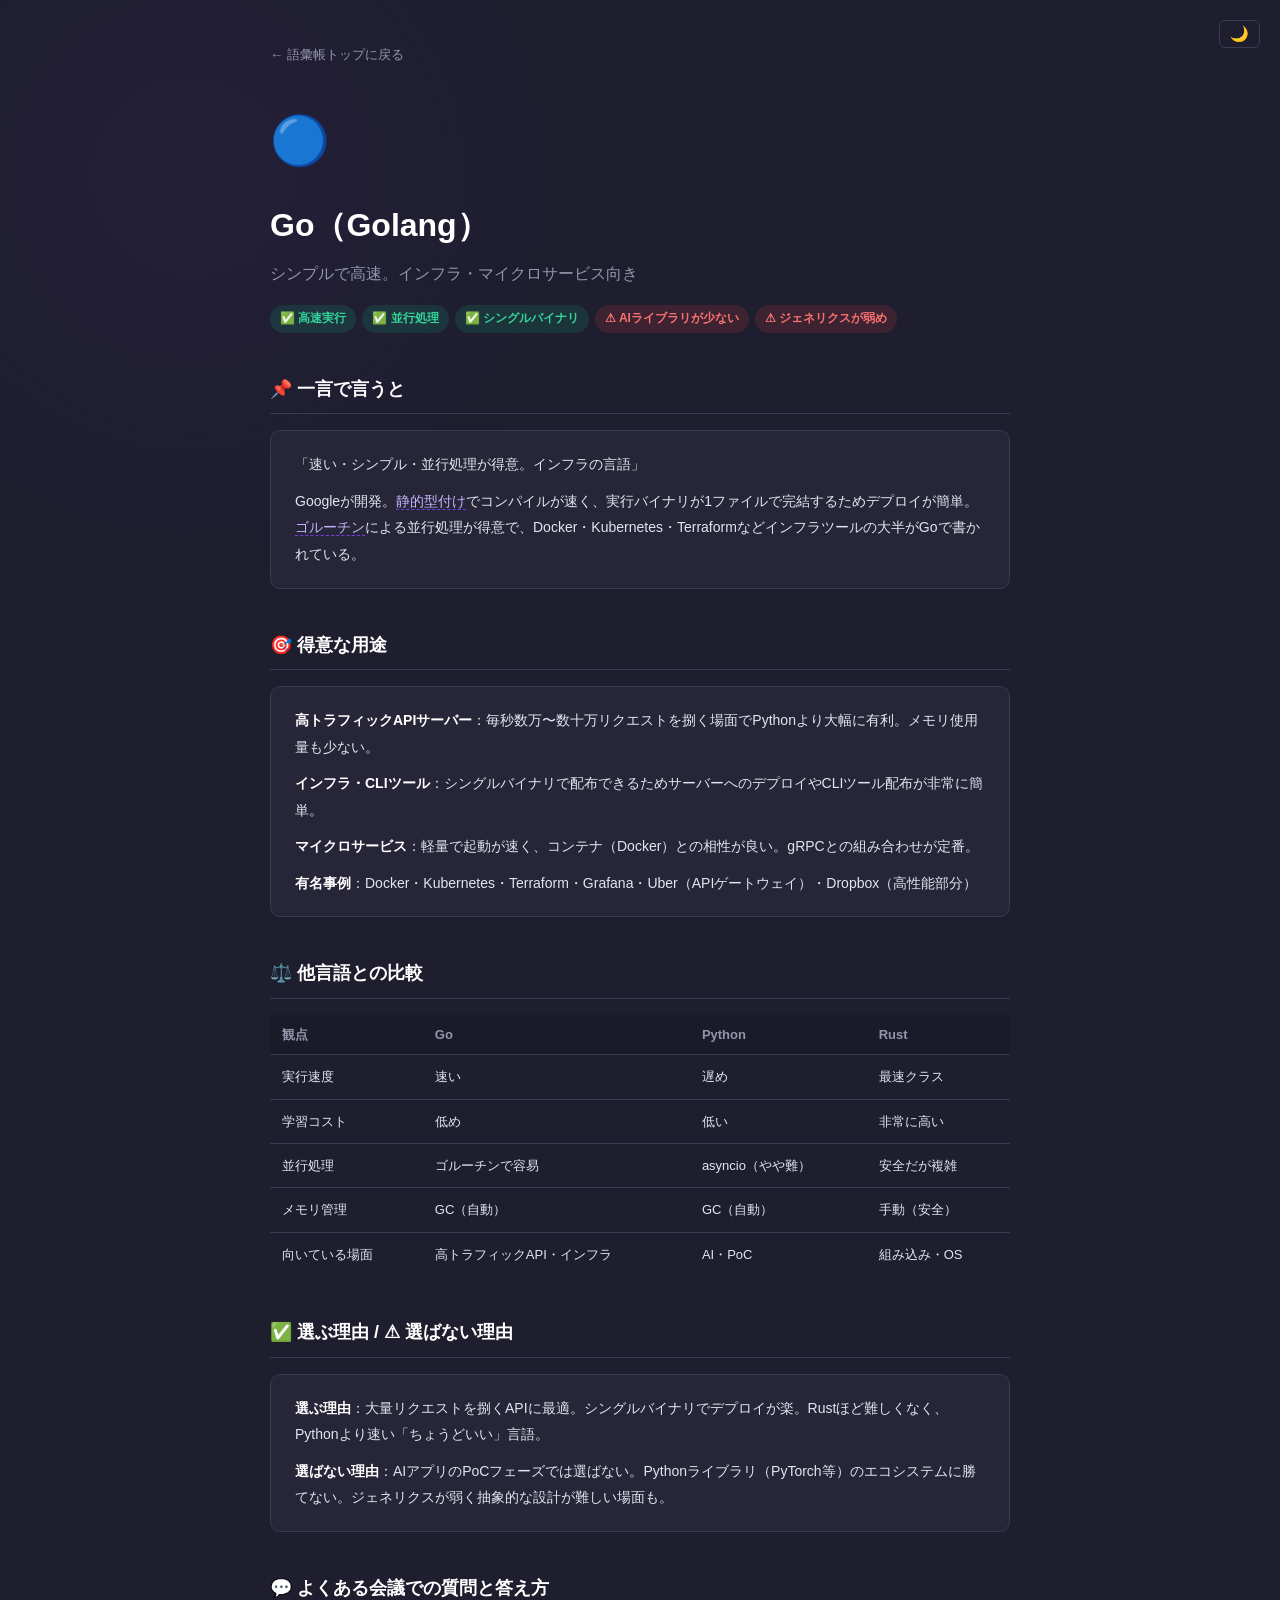
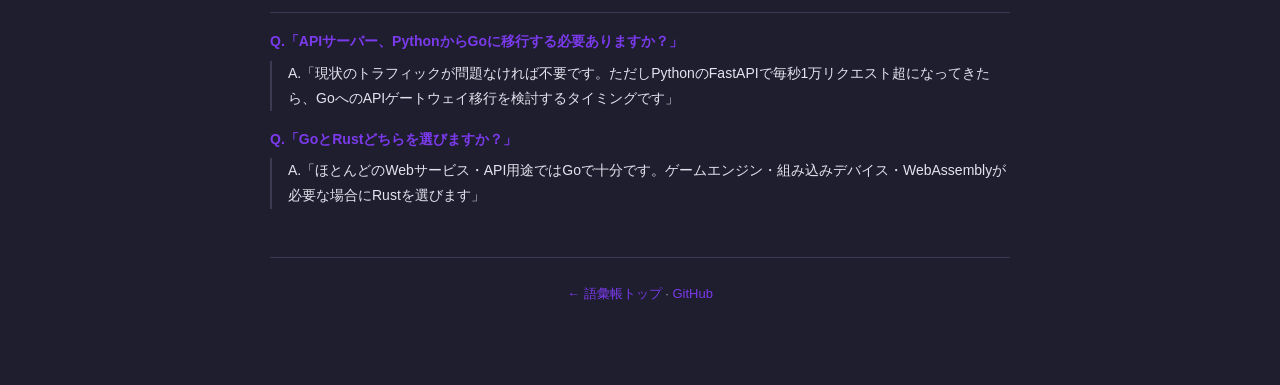
<file: snapshots/go.html>
<!DOCTYPE html>
<html lang="ja">
<head>
<meta charset="UTF-8">
<meta name="viewport" content="width=device-width, initial-scale=1.0">
<title>Go（Golang） — テクニカルアーキテクト語彙帳</title>
<meta name="description" content="Go（Golang）の用途・選定理由・トレードオフを解説">
<style>
*,*::before,*::after{box-sizing:border-box;margin:0;padding:0;}
:root{
  --bg:#1e1e2e;--bg-raised:#262638;--bg-deep:#1a1a28;
  --accent:#7c3aed;--accent-dim:rgba(124,58,237,0.2);
  --fg:#e4e4f0;--fg-dim:#9494ac;--fg-bright:#fff;
  --border:#3a3a52;--radius:10px;
  --font-ui:"Hiragino Kaku Gothic ProN","Noto Sans JP","Yu Gothic UI",sans-serif;
}
body{font-family:var(--font-ui);background:var(--bg);color:var(--fg);line-height:1.8;min-height:100vh;}
body::before{content:'';position:fixed;top:-30%;left:-20%;width:70vw;height:70vw;background:radial-gradient(circle,rgba(124,58,237,0.06) 0%,transparent 65%);pointer-events:none;}
.container{max-width:780px;margin:0 auto;padding:40px 20px 80px;position:relative;z-index:1;}
.back-link{display:inline-flex;align-items:center;gap:6px;font-size:13px;color:var(--fg-dim);text-decoration:none;margin-bottom:32px;transition:color 0.2s;}
.back-link:hover{color:var(--accent);}
.lang-header{margin-bottom:40px;}
.lang-icon{font-size:48px;margin-bottom:12px;}
h1{font-size:32px;font-weight:800;color:var(--fg-bright);margin-bottom:6px;}
.lang-tagline{font-size:16px;color:var(--fg-dim);margin-bottom:16px;}
.tag-row{display:flex;flex-wrap:wrap;gap:6px;margin:12px 0;}
.tag{font-size:12px;font-weight:600;padding:3px 10px;border-radius:20px;}
.tag-good{background:rgba(16,185,129,0.15);color:#34d399;}
.tag-bad{background:rgba(239,68,68,0.15);color:#f87171;}
.section{margin-bottom:40px;}
.section-title{font-size:18px;font-weight:700;color:var(--fg-bright);margin-bottom:16px;padding-bottom:8px;border-bottom:1px solid var(--border);}
.card{background:var(--bg-raised);border:1px solid var(--border);border-radius:var(--radius);padding:20px 24px;margin-bottom:16px;}
.card p{font-size:14px;line-height:1.9;margin-bottom:10px;}
.card p:last-child{margin-bottom:0;}
.card strong{color:var(--fg-bright);}
.compare-table{width:100%;border-collapse:collapse;font-size:13px;margin:12px 0;}
.compare-table th{background:var(--bg-deep);color:var(--fg-dim);font-weight:700;padding:8px 12px;text-align:left;border-bottom:1px solid var(--border);}
.compare-table td{padding:10px 12px;border-bottom:1px solid var(--border);color:var(--fg);vertical-align:top;}
.compare-table tr:last-child td{border-bottom:none;}
.good{color:#34d399;}.bad{color:#f87171;}
.qa-item{margin-bottom:16px;}
.qa-q{font-size:14px;font-weight:700;color:var(--accent);margin-bottom:6px;}
.qa-a{font-size:14px;color:var(--fg);padding-left:16px;border-left:2px solid var(--border);}
.term{border-bottom:1px dashed var(--accent);cursor:help;color:#c4b5fd;transition:color 0.2s;}
.term:hover,.term:focus{color:#fff;}
.term-popup{display:none;}
#term-tooltip{display:none;position:fixed;background:var(--bg-raised);border:1px solid var(--accent);border-radius:8px;padding:8px 14px;font-size:13px;color:var(--fg);line-height:1.6;white-space:normal;max-width:300px;z-index:99999;box-shadow:0 8px 24px rgba(0,0,0,0.4);pointer-events:none;}
#term-tooltip::after{content:'';position:absolute;top:100%;left:50%;transform:translateX(-50%);border:6px solid transparent;border-top-color:var(--accent);}
#term-tooltip.below::after{top:auto;bottom:100%;border-top-color:transparent;border-bottom-color:var(--accent);}
.footer{margin-top:48px;padding-top:24px;border-top:1px solid var(--border);color:var(--fg-dim);font-size:13px;text-align:center;}
.footer a{color:var(--accent);text-decoration:none;}
body.light{--bg:#f8f9fa;--bg-raised:#fff;--bg-deep:#f1f3f5;--fg:#2d2d3f;--fg-dim:#6b7280;--fg-bright:#1a1a2e;--border:#e5e7eb;}
body.light #term-tooltip{background:#fff;box-shadow:0 8px 24px rgba(0,0,0,0.15);}
.theme-toggle{background:none;border:1px solid var(--border);border-radius:6px;padding:4px 10px;cursor:pointer;font-size:15px;color:var(--fg-dim);position:fixed;top:20px;right:20px;z-index:100;transition:all 0.2s;}
.theme-toggle:hover{border-color:var(--accent);color:var(--fg);}
@media(max-width:600px){.container{padding:24px 14px 60px;}h1{font-size:24px;}}
</style>
</head>
<body>
<button class="theme-toggle">🌙</button>
<div class="container">
  <a class="back-link" href="../index.html">← 語彙帳トップに戻る</a>
  <div class="lang-header">
    <div class="lang-icon">🔵</div>
    <h1>Go（Golang）</h1>
    <p class="lang-tagline">シンプルで高速。インフラ・マイクロサービス向き</p>
    <div class="tag-row"><span class="tag tag-good">✅ 高速実行</span><span class="tag tag-good">✅ 並行処理</span><span class="tag tag-good">✅ シングルバイナリ</span><span class="tag tag-bad">⚠ AIライブラリが少ない</span><span class="tag tag-bad">⚠ ジェネリクスが弱め</span></div>
  </div>
  <div class="section"><div class="section-title">📌 一言で言うと</div><div class="card">
<p>「速い・シンプル・並行処理が得意。インフラの言語」</p>
<p>Googleが開発。<span class="term">静的型付け<span class="term-popup">コードを実行する前にデータの型を確認する仕組み。バグを事前に検出できる</span></span>でコンパイルが速く、実行バイナリが1ファイルで完結するためデプロイが簡単。<span class="term">ゴルーチン<span class="term-popup">Goの軽量な並行処理の単位。OSスレッドより数千倍軽く、大量リクエストを効率よく処理できる</span></span>による並行処理が得意で、Docker・Kubernetes・Terraformなどインフラツールの大半がGoで書かれている。</p>
</div></div>
<div class="section"><div class="section-title">🎯 得意な用途</div><div class="card">
<p><strong>高トラフィックAPIサーバー</strong>：毎秒数万〜数十万リクエストを捌く場面でPythonより大幅に有利。メモリ使用量も少ない。</p>
<p><strong>インフラ・CLIツール</strong>：シングルバイナリで配布できるためサーバーへのデプロイやCLIツール配布が非常に簡単。</p>
<p><strong>マイクロサービス</strong>：軽量で起動が速く、コンテナ（Docker）との相性が良い。gRPCとの組み合わせが定番。</p>
<p><strong>有名事例</strong>：Docker・Kubernetes・Terraform・Grafana・Uber（APIゲートウェイ）・Dropbox（高性能部分）</p>
</div></div>
<div class="section"><div class="section-title">⚖️ 他言語との比較</div><table class="compare-table">
<thead><tr><th>観点</th><th>Go</th><th>Python</th><th>Rust</th></tr></thead>
<tbody>
<tr><td>実行速度</td><td class="good">速い</td><td class="bad">遅め</td><td class="good">最速クラス</td></tr>
<tr><td>学習コスト</td><td class="good">低め</td><td class="good">低い</td><td class="bad">非常に高い</td></tr>
<tr><td>並行処理</td><td class="good">ゴルーチンで容易</td><td>asyncio（やや難）</td><td>安全だが複雑</td></tr>
<tr><td>メモリ管理</td><td>GC（自動）</td><td>GC（自動）</td><td class="good">手動（安全）</td></tr>
<tr><td>向いている場面</td><td>高トラフィックAPI・インフラ</td><td>AI・PoC</td><td>組み込み・OS</td></tr>
</tbody></table></div>
<div class="section"><div class="section-title">✅ 選ぶ理由 / ⚠ 選ばない理由</div><div class="card">
<p><strong>選ぶ理由</strong>：大量リクエストを捌くAPIに最適。シングルバイナリでデプロイが楽。Rustほど難しくなく、Pythonより速い「ちょうどいい」言語。</p>
<p><strong>選ばない理由</strong>：AIアプリのPoCフェーズでは選ばない。Pythonライブラリ（PyTorch等）のエコシステムに勝てない。ジェネリクスが弱く抽象的な設計が難しい場面も。</p>
</div></div>
<div class="section"><div class="section-title">💬 よくある会議での質問と答え方</div><div class="qa-item">
<div class="qa-q">Q.「APIサーバー、PythonからGoに移行する必要ありますか？」</div>
<div class="qa-a">A.「現状のトラフィックが問題なければ不要です。ただしPythonのFastAPIで毎秒1万リクエスト超になってきたら、GoへのAPIゲートウェイ移行を検討するタイミングです」</div>
</div>
<div class="qa-item">
<div class="qa-q">Q.「GoとRustどちらを選びますか？」</div>
<div class="qa-a">A.「ほとんどのWebサービス・API用途ではGoで十分です。ゲームエンジン・組み込みデバイス・WebAssemblyが必要な場合にRustを選びます」</div>
</div></div>
  <div class="footer">
    <p><a href="../index.html">← 語彙帳トップ</a> &middot; <a href="https://github.com/fukukei23">GitHub</a></p>
  </div>
</div>
<script>
(function(){
  var tip=document.createElement('div');tip.id='term-tooltip';document.body.appendChild(tip);
  var cur=null;
  function show(t){
    var p=t.querySelector('.term-popup');if(!p)return;
    tip.textContent=p.textContent;tip.style.display='block';tip.classList.remove('below');
    var r=t.getBoundingClientRect(),tw=tip.offsetWidth,th=tip.offsetHeight;
    var left=r.left+r.width/2-tw/2;
    left=Math.max(8,Math.min(left,window.innerWidth-tw-8));
    var top=r.top-th-10;
    if(top<8){top=r.bottom+10;tip.classList.add('below');}
    tip.style.left=left+'px';tip.style.top=top+'px';cur=t;
  }
  function hide(){tip.style.display='none';cur=null;}
  document.querySelectorAll('.term').forEach(function(t){
    t.setAttribute('tabindex','0');
    t.addEventListener('mouseenter',function(){show(t);});
    t.addEventListener('mouseleave',hide);
    t.addEventListener('focus',function(){show(t);});
    t.addEventListener('blur',hide);
    t.addEventListener('click',function(e){e.stopPropagation();if(cur===t)hide();else show(t);});
  });
  document.addEventListener('click',hide);
  window.addEventListener('scroll',function(){if(cur)show(cur);},{passive:true});
})();
(function(){
  var s=localStorage.getItem('tg_theme');
  if(s==='light')document.body.classList.add('light');
  var b=document.querySelector('.theme-toggle');
  if(b){
    b.addEventListener('click',function(){
      document.body.classList.toggle('light');
      var l=document.body.classList.contains('light');
      b.textContent=l?'☀️':'🌙';
      localStorage.setItem('tg_theme',l?'light':'dark');
    });
    b.textContent=document.body.classList.contains('light')?'☀️':'🌙';
  }
})();
</script>
</body>
</html>
</file>
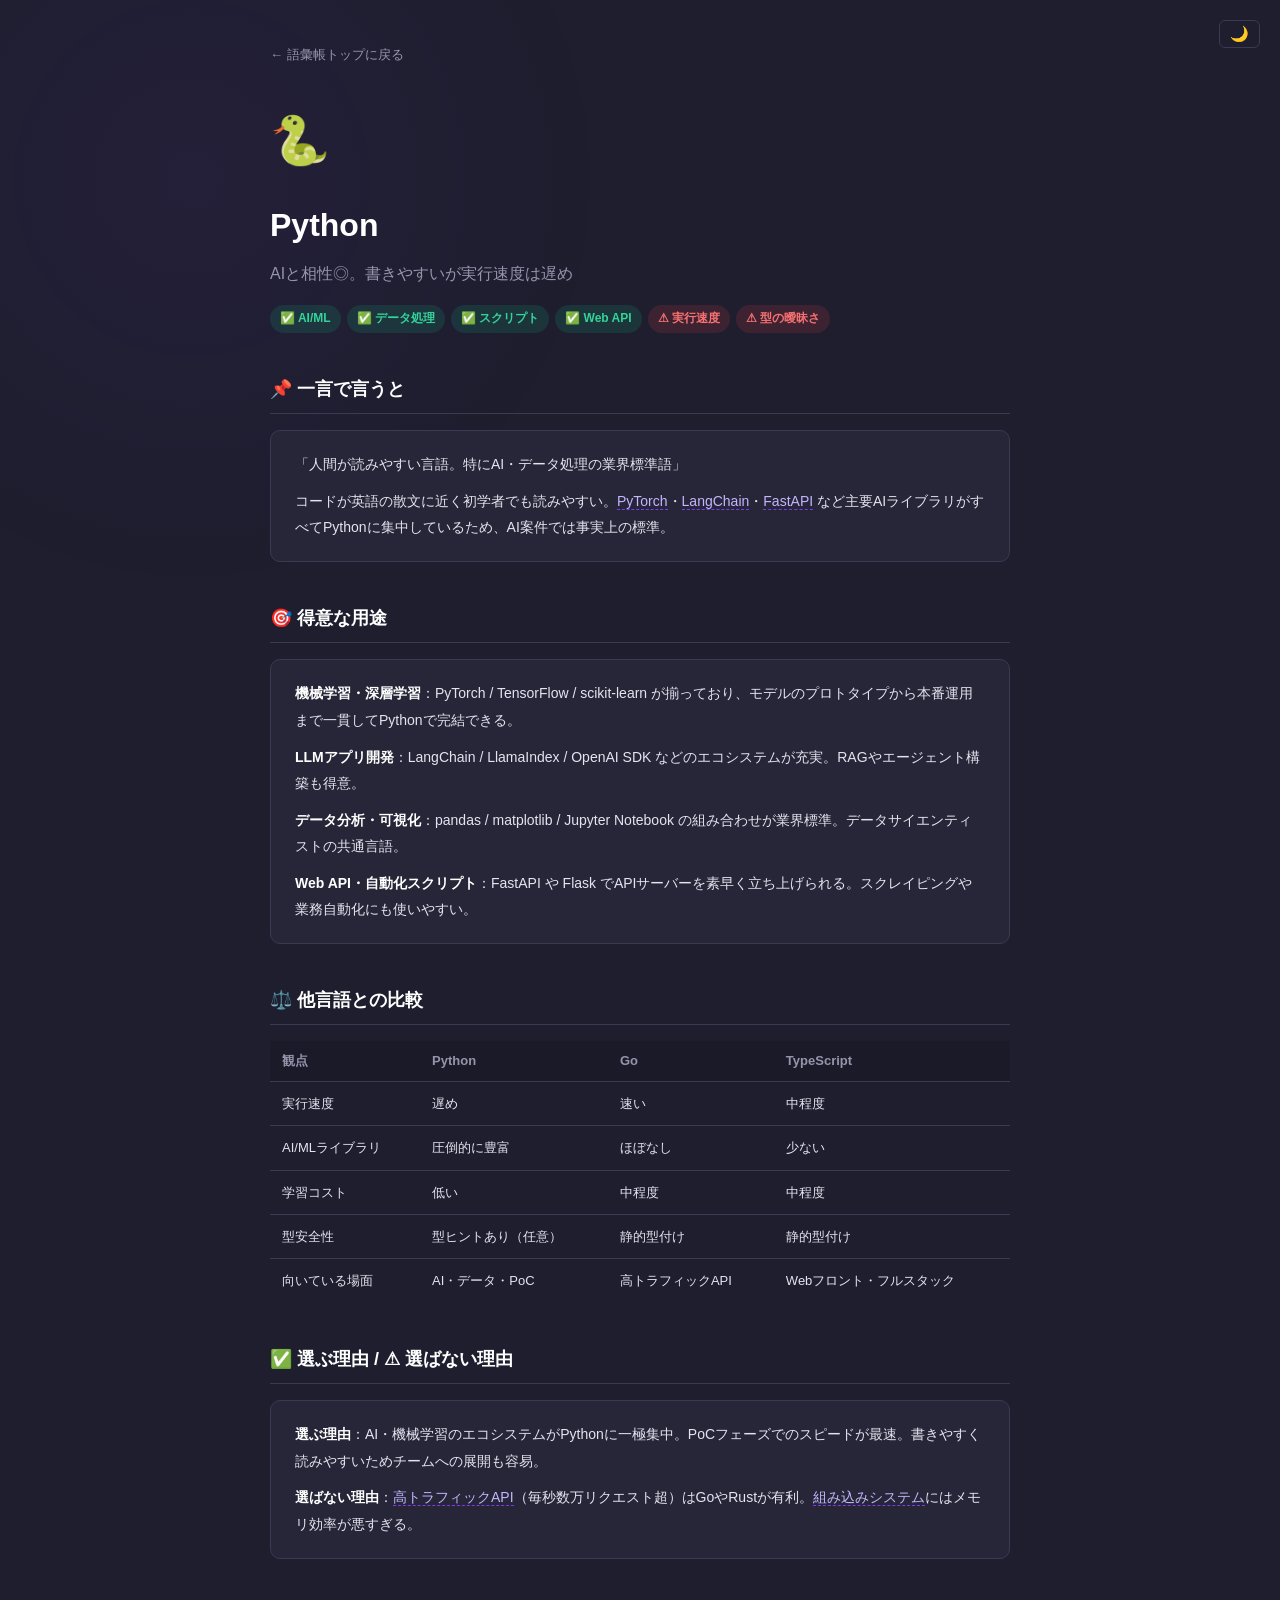
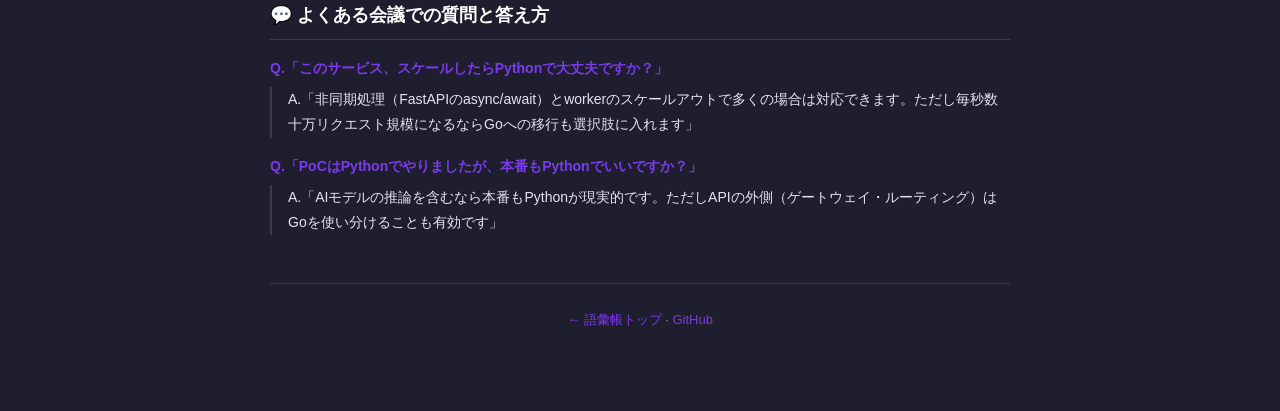
<file: snapshots/python.html>
<!DOCTYPE html>
<html lang="ja">
<head>
<meta charset="UTF-8">
<meta name="viewport" content="width=device-width, initial-scale=1.0">
<title>Python — テクニカルアーキテクト語彙帳</title>
<meta name="description" content="Pythonの用途・選定理由・トレードオフを解説">
<style>
*,*::before,*::after{box-sizing:border-box;margin:0;padding:0;}
:root{
  --bg:#1e1e2e;--bg-raised:#262638;--bg-deep:#1a1a28;
  --accent:#7c3aed;--accent-dim:rgba(124,58,237,0.2);
  --fg:#e4e4f0;--fg-dim:#9494ac;--fg-bright:#fff;
  --border:#3a3a52;--radius:10px;
  --font-ui:"Hiragino Kaku Gothic ProN","Noto Sans JP","Yu Gothic UI",sans-serif;
}
body{font-family:var(--font-ui);background:var(--bg);color:var(--fg);line-height:1.8;min-height:100vh;}
body::before{content:'';position:fixed;top:-30%;left:-20%;width:70vw;height:70vw;background:radial-gradient(circle,rgba(124,58,237,0.06) 0%,transparent 65%);pointer-events:none;}
.container{max-width:780px;margin:0 auto;padding:40px 20px 80px;position:relative;z-index:1;}
.back-link{display:inline-flex;align-items:center;gap:6px;font-size:13px;color:var(--fg-dim);text-decoration:none;margin-bottom:32px;transition:color 0.2s;}
.back-link:hover{color:var(--accent);}
.lang-header{margin-bottom:40px;}
.lang-icon{font-size:48px;margin-bottom:12px;}
h1{font-size:32px;font-weight:800;color:var(--fg-bright);margin-bottom:6px;}
.lang-tagline{font-size:16px;color:var(--fg-dim);margin-bottom:16px;}
.tag-row{display:flex;flex-wrap:wrap;gap:6px;margin:12px 0;}
.tag{font-size:12px;font-weight:600;padding:3px 10px;border-radius:20px;}
.tag-good{background:rgba(16,185,129,0.15);color:#34d399;}
.tag-bad{background:rgba(239,68,68,0.15);color:#f87171;}
.section{margin-bottom:40px;}
.section-title{font-size:18px;font-weight:700;color:var(--fg-bright);margin-bottom:16px;padding-bottom:8px;border-bottom:1px solid var(--border);}
.card{background:var(--bg-raised);border:1px solid var(--border);border-radius:var(--radius);padding:20px 24px;margin-bottom:16px;}
.card p{font-size:14px;line-height:1.9;margin-bottom:10px;}
.card p:last-child{margin-bottom:0;}
.card strong{color:var(--fg-bright);}
.compare-table{width:100%;border-collapse:collapse;font-size:13px;margin:12px 0;}
.compare-table th{background:var(--bg-deep);color:var(--fg-dim);font-weight:700;padding:8px 12px;text-align:left;border-bottom:1px solid var(--border);}
.compare-table td{padding:10px 12px;border-bottom:1px solid var(--border);color:var(--fg);vertical-align:top;}
.compare-table tr:last-child td{border-bottom:none;}
.good{color:#34d399;}.bad{color:#f87171;}
.qa-item{margin-bottom:16px;}
.qa-q{font-size:14px;font-weight:700;color:var(--accent);margin-bottom:6px;}
.qa-a{font-size:14px;color:var(--fg);padding-left:16px;border-left:2px solid var(--border);}
.term{border-bottom:1px dashed var(--accent);cursor:help;color:#c4b5fd;transition:color 0.2s;}
.term:hover,.term:focus{color:#fff;}
.term-popup{display:none;}
#term-tooltip{display:none;position:fixed;background:var(--bg-raised);border:1px solid var(--accent);border-radius:8px;padding:8px 14px;font-size:13px;color:var(--fg);line-height:1.6;white-space:normal;max-width:300px;z-index:99999;box-shadow:0 8px 24px rgba(0,0,0,0.4);pointer-events:none;}
#term-tooltip::after{content:'';position:absolute;top:100%;left:50%;transform:translateX(-50%);border:6px solid transparent;border-top-color:var(--accent);}
#term-tooltip.below::after{top:auto;bottom:100%;border-top-color:transparent;border-bottom-color:var(--accent);}
.footer{margin-top:48px;padding-top:24px;border-top:1px solid var(--border);color:var(--fg-dim);font-size:13px;text-align:center;}
.footer a{color:var(--accent);text-decoration:none;}
body.light{--bg:#f8f9fa;--bg-raised:#fff;--bg-deep:#f1f3f5;--fg:#2d2d3f;--fg-dim:#6b7280;--fg-bright:#1a1a2e;--border:#e5e7eb;}
body.light #term-tooltip{background:#fff;box-shadow:0 8px 24px rgba(0,0,0,0.15);}
.theme-toggle{background:none;border:1px solid var(--border);border-radius:6px;padding:4px 10px;cursor:pointer;font-size:15px;color:var(--fg-dim);position:fixed;top:20px;right:20px;z-index:100;transition:all 0.2s;}
.theme-toggle:hover{border-color:var(--accent);color:var(--fg);}
@media(max-width:600px){.container{padding:24px 14px 60px;}h1{font-size:24px;}}
</style>
</head>
<body>
<button class="theme-toggle">🌙</button>
<div class="container">
  <a class="back-link" href="../index.html">← 語彙帳トップに戻る</a>
  <div class="lang-header">
    <div class="lang-icon">🐍</div>
    <h1>Python</h1>
    <p class="lang-tagline">AIと相性◎。書きやすいが実行速度は遅め</p>
    <div class="tag-row"><span class="tag tag-good">✅ AI/ML</span><span class="tag tag-good">✅ データ処理</span><span class="tag tag-good">✅ スクリプト</span><span class="tag tag-good">✅ Web API</span><span class="tag tag-bad">⚠ 実行速度</span><span class="tag tag-bad">⚠ 型の曖昧さ</span></div>
  </div>
  <div class="section"><div class="section-title">📌 一言で言うと</div><div class="card">
<p>「人間が読みやすい言語。特にAI・データ処理の業界標準語」</p>
<p>コードが英語の散文に近く初学者でも読みやすい。<span class="term">PyTorch<span class="term-popup">MetaのPython製ディープラーニングフレームワーク。研究から本番まで業界標準</span></span>・<span class="term">LangChain<span class="term-popup">LLMアプリを素早く組むPython/TSライブラリ。RAGやエージェント機能を提供</span></span>・<span class="term">FastAPI<span class="term-popup">Python製高速WebフレームワークAPIが簡潔に書ける。Swaggerドキュメントも自動生成</span></span> など主要AIライブラリがすべてPythonに集中しているため、AI案件では事実上の標準。</p>
</div></div>
<div class="section"><div class="section-title">🎯 得意な用途</div><div class="card">
<p><strong>機械学習・深層学習</strong>：PyTorch / TensorFlow / scikit-learn が揃っており、モデルのプロトタイプから本番運用まで一貫してPythonで完結できる。</p>
<p><strong>LLMアプリ開発</strong>：LangChain / LlamaIndex / OpenAI SDK などのエコシステムが充実。RAGやエージェント構築も得意。</p>
<p><strong>データ分析・可視化</strong>：pandas / matplotlib / Jupyter Notebook の組み合わせが業界標準。データサイエンティストの共通言語。</p>
<p><strong>Web API・自動化スクリプト</strong>：FastAPI や Flask でAPIサーバーを素早く立ち上げられる。スクレイピングや業務自動化にも使いやすい。</p>
</div></div>
<div class="section"><div class="section-title">⚖️ 他言語との比較</div><table class="compare-table">
<thead><tr><th>観点</th><th>Python</th><th>Go</th><th>TypeScript</th></tr></thead>
<tbody>
<tr><td>実行速度</td><td class="bad">遅め</td><td class="good">速い</td><td>中程度</td></tr>
<tr><td>AI/MLライブラリ</td><td class="good">圧倒的に豊富</td><td class="bad">ほぼなし</td><td>少ない</td></tr>
<tr><td>学習コスト</td><td class="good">低い</td><td>中程度</td><td>中程度</td></tr>
<tr><td>型安全性</td><td>型ヒントあり（任意）</td><td class="good">静的型付け</td><td class="good">静的型付け</td></tr>
<tr><td>向いている場面</td><td>AI・データ・PoC</td><td>高トラフィックAPI</td><td>Webフロント・フルスタック</td></tr>
</tbody></table></div>
<div class="section"><div class="section-title">✅ 選ぶ理由 / ⚠ 選ばない理由</div><div class="card">
<p><strong>選ぶ理由</strong>：AI・機械学習のエコシステムがPythonに一極集中。PoCフェーズでのスピードが最速。書きやすく読みやすいためチームへの展開も容易。</p>
<p><strong>選ばない理由</strong>：<span class="term">高トラフィックAPI<span class="term-popup">1秒あたり数万〜数十万リクエストを捌く大規模なAPI。PythonよりGoやRustが有利な場面</span></span>（毎秒数万リクエスト超）はGoやRustが有利。<span class="term">組み込みシステム<span class="term-popup">家電・車・センサーなど専用ハードに直接乗るソフトウェア。メモリや処理速度に厳しい制約がある</span></span>にはメモリ効率が悪すぎる。</p>
</div></div>
<div class="section"><div class="section-title">💬 よくある会議での質問と答え方</div><div class="qa-item">
<div class="qa-q">Q.「このサービス、スケールしたらPythonで大丈夫ですか？」</div>
<div class="qa-a">A.「非同期処理（FastAPIのasync/await）とworkerのスケールアウトで多くの場合は対応できます。ただし毎秒数十万リクエスト規模になるならGoへの移行も選択肢に入れます」</div>
</div>
<div class="qa-item">
<div class="qa-q">Q.「PoCはPythonでやりましたが、本番もPythonでいいですか？」</div>
<div class="qa-a">A.「AIモデルの推論を含むなら本番もPythonが現実的です。ただしAPIの外側（ゲートウェイ・ルーティング）はGoを使い分けることも有効です」</div>
</div></div>
  <div class="footer">
    <p><a href="../index.html">← 語彙帳トップ</a> &middot; <a href="https://github.com/fukukei23">GitHub</a></p>
  </div>
</div>
<script>
(function(){
  var tip=document.createElement('div');tip.id='term-tooltip';document.body.appendChild(tip);
  var cur=null;
  function show(t){
    var p=t.querySelector('.term-popup');if(!p)return;
    tip.textContent=p.textContent;tip.style.display='block';tip.classList.remove('below');
    var r=t.getBoundingClientRect(),tw=tip.offsetWidth,th=tip.offsetHeight;
    var left=r.left+r.width/2-tw/2;
    left=Math.max(8,Math.min(left,window.innerWidth-tw-8));
    var top=r.top-th-10;
    if(top<8){top=r.bottom+10;tip.classList.add('below');}
    tip.style.left=left+'px';tip.style.top=top+'px';cur=t;
  }
  function hide(){tip.style.display='none';cur=null;}
  document.querySelectorAll('.term').forEach(function(t){
    t.setAttribute('tabindex','0');
    t.addEventListener('mouseenter',function(){show(t);});
    t.addEventListener('mouseleave',hide);
    t.addEventListener('focus',function(){show(t);});
    t.addEventListener('blur',hide);
    t.addEventListener('click',function(e){e.stopPropagation();if(cur===t)hide();else show(t);});
  });
  document.addEventListener('click',hide);
  window.addEventListener('scroll',function(){if(cur)show(cur);},{passive:true});
})();
(function(){
  var s=localStorage.getItem('tg_theme');
  if(s==='light')document.body.classList.add('light');
  var b=document.querySelector('.theme-toggle');
  if(b){
    b.addEventListener('click',function(){
      document.body.classList.toggle('light');
      var l=document.body.classList.contains('light');
      b.textContent=l?'☀️':'🌙';
      localStorage.setItem('tg_theme',l?'light':'dark');
    });
    b.textContent=document.body.classList.contains('light')?'☀️':'🌙';
  }
})();
</script>
</body>
</html>
</file>
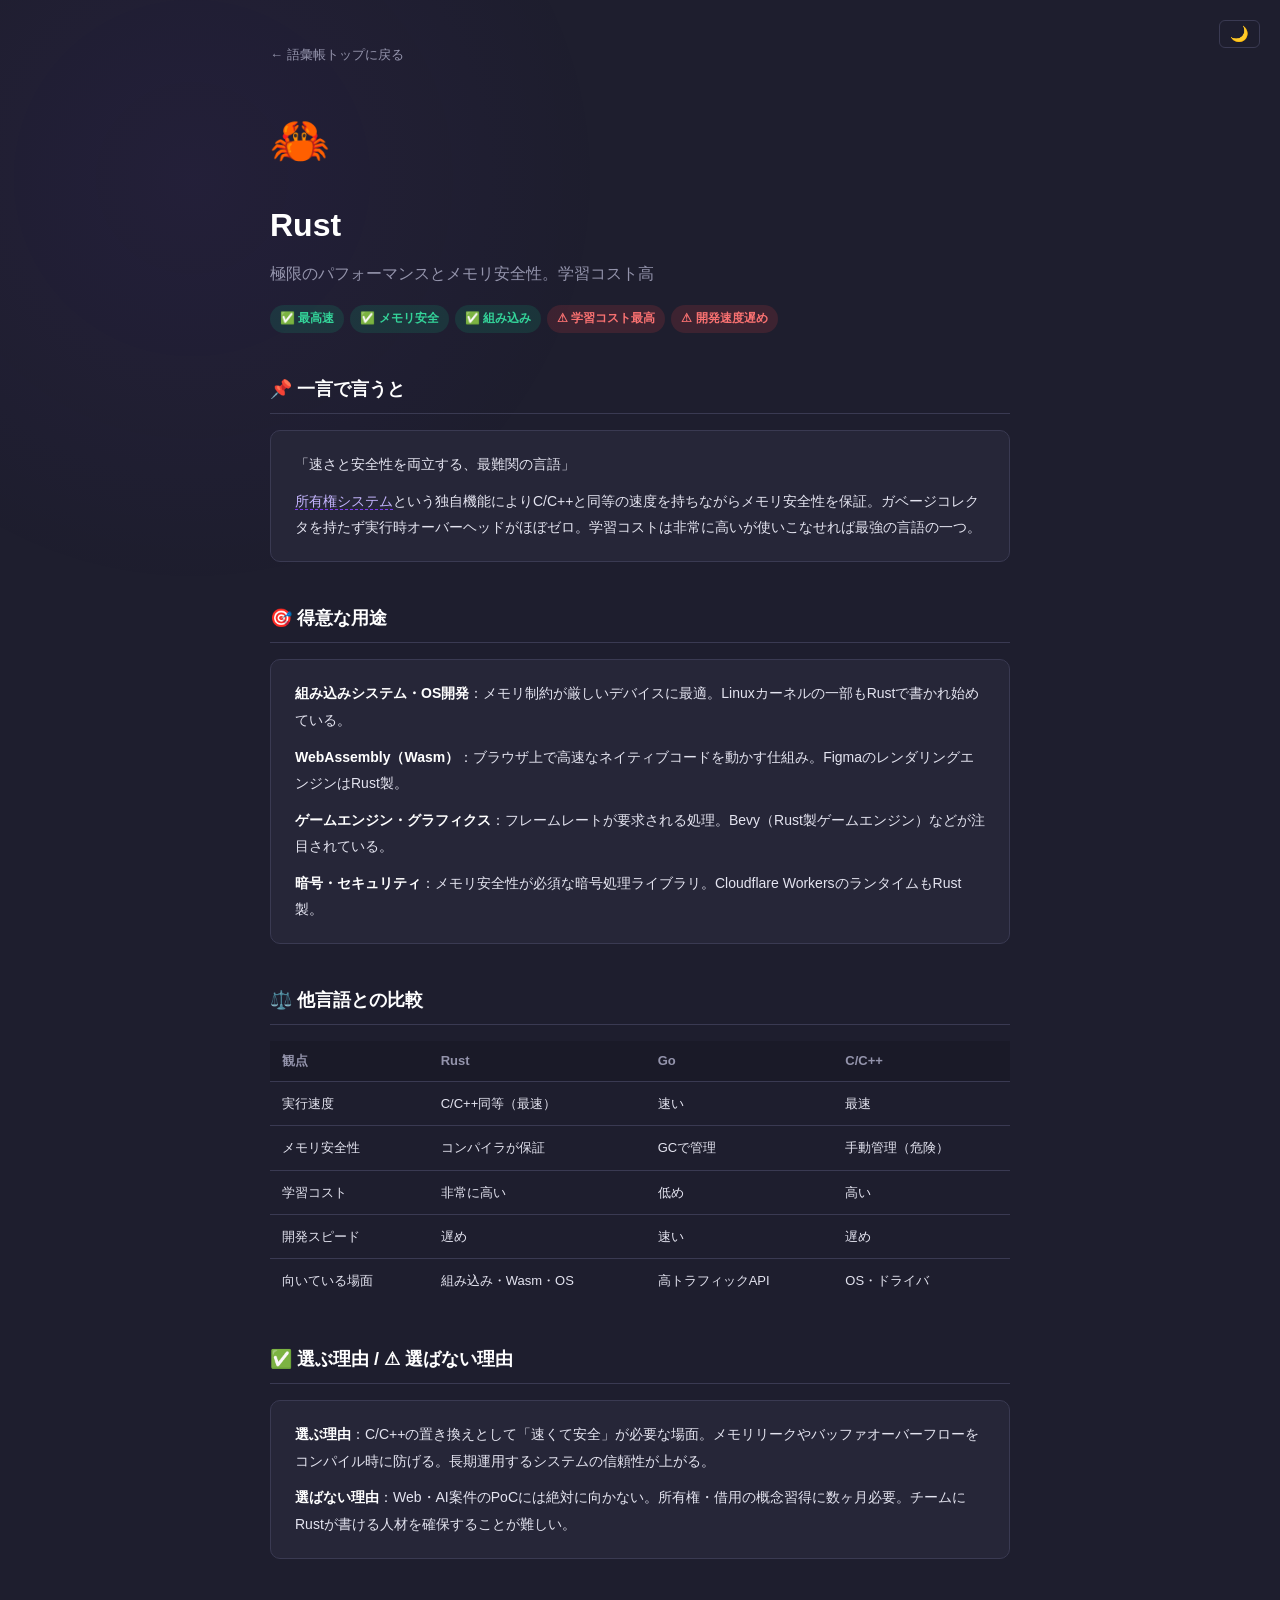
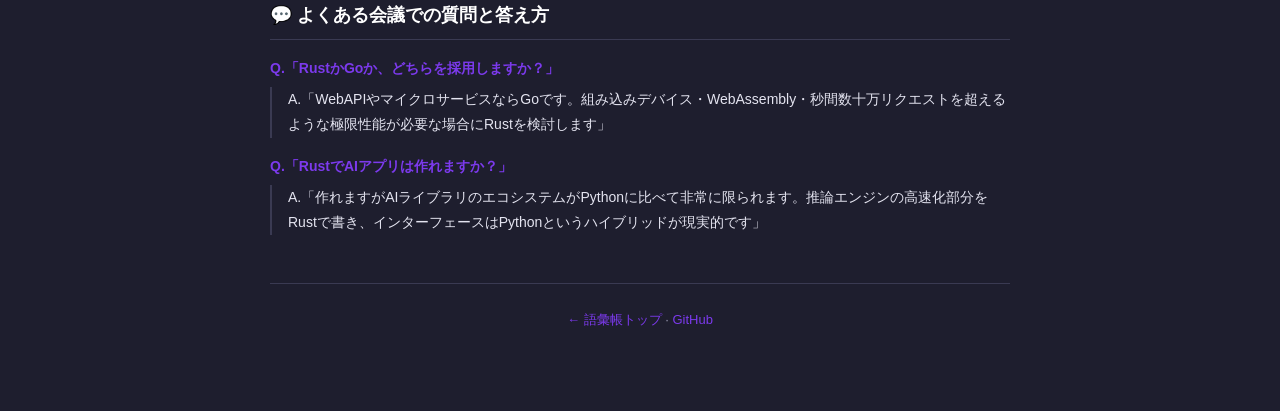
<file: snapshots/rust.html>
<!DOCTYPE html>
<html lang="ja">
<head>
<meta charset="UTF-8">
<meta name="viewport" content="width=device-width, initial-scale=1.0">
<title>Rust — テクニカルアーキテクト語彙帳</title>
<meta name="description" content="Rustの用途・選定理由・トレードオフを解説">
<style>
*,*::before,*::after{box-sizing:border-box;margin:0;padding:0;}
:root{
  --bg:#1e1e2e;--bg-raised:#262638;--bg-deep:#1a1a28;
  --accent:#7c3aed;--accent-dim:rgba(124,58,237,0.2);
  --fg:#e4e4f0;--fg-dim:#9494ac;--fg-bright:#fff;
  --border:#3a3a52;--radius:10px;
  --font-ui:"Hiragino Kaku Gothic ProN","Noto Sans JP","Yu Gothic UI",sans-serif;
}
body{font-family:var(--font-ui);background:var(--bg);color:var(--fg);line-height:1.8;min-height:100vh;}
body::before{content:'';position:fixed;top:-30%;left:-20%;width:70vw;height:70vw;background:radial-gradient(circle,rgba(124,58,237,0.06) 0%,transparent 65%);pointer-events:none;}
.container{max-width:780px;margin:0 auto;padding:40px 20px 80px;position:relative;z-index:1;}
.back-link{display:inline-flex;align-items:center;gap:6px;font-size:13px;color:var(--fg-dim);text-decoration:none;margin-bottom:32px;transition:color 0.2s;}
.back-link:hover{color:var(--accent);}
.lang-header{margin-bottom:40px;}
.lang-icon{font-size:48px;margin-bottom:12px;}
h1{font-size:32px;font-weight:800;color:var(--fg-bright);margin-bottom:6px;}
.lang-tagline{font-size:16px;color:var(--fg-dim);margin-bottom:16px;}
.tag-row{display:flex;flex-wrap:wrap;gap:6px;margin:12px 0;}
.tag{font-size:12px;font-weight:600;padding:3px 10px;border-radius:20px;}
.tag-good{background:rgba(16,185,129,0.15);color:#34d399;}
.tag-bad{background:rgba(239,68,68,0.15);color:#f87171;}
.section{margin-bottom:40px;}
.section-title{font-size:18px;font-weight:700;color:var(--fg-bright);margin-bottom:16px;padding-bottom:8px;border-bottom:1px solid var(--border);}
.card{background:var(--bg-raised);border:1px solid var(--border);border-radius:var(--radius);padding:20px 24px;margin-bottom:16px;}
.card p{font-size:14px;line-height:1.9;margin-bottom:10px;}
.card p:last-child{margin-bottom:0;}
.card strong{color:var(--fg-bright);}
.compare-table{width:100%;border-collapse:collapse;font-size:13px;margin:12px 0;}
.compare-table th{background:var(--bg-deep);color:var(--fg-dim);font-weight:700;padding:8px 12px;text-align:left;border-bottom:1px solid var(--border);}
.compare-table td{padding:10px 12px;border-bottom:1px solid var(--border);color:var(--fg);vertical-align:top;}
.compare-table tr:last-child td{border-bottom:none;}
.good{color:#34d399;}.bad{color:#f87171;}
.qa-item{margin-bottom:16px;}
.qa-q{font-size:14px;font-weight:700;color:var(--accent);margin-bottom:6px;}
.qa-a{font-size:14px;color:var(--fg);padding-left:16px;border-left:2px solid var(--border);}
.term{border-bottom:1px dashed var(--accent);cursor:help;color:#c4b5fd;transition:color 0.2s;}
.term:hover,.term:focus{color:#fff;}
.term-popup{display:none;}
#term-tooltip{display:none;position:fixed;background:var(--bg-raised);border:1px solid var(--accent);border-radius:8px;padding:8px 14px;font-size:13px;color:var(--fg);line-height:1.6;white-space:normal;max-width:300px;z-index:99999;box-shadow:0 8px 24px rgba(0,0,0,0.4);pointer-events:none;}
#term-tooltip::after{content:'';position:absolute;top:100%;left:50%;transform:translateX(-50%);border:6px solid transparent;border-top-color:var(--accent);}
#term-tooltip.below::after{top:auto;bottom:100%;border-top-color:transparent;border-bottom-color:var(--accent);}
.footer{margin-top:48px;padding-top:24px;border-top:1px solid var(--border);color:var(--fg-dim);font-size:13px;text-align:center;}
.footer a{color:var(--accent);text-decoration:none;}
body.light{--bg:#f8f9fa;--bg-raised:#fff;--bg-deep:#f1f3f5;--fg:#2d2d3f;--fg-dim:#6b7280;--fg-bright:#1a1a2e;--border:#e5e7eb;}
body.light #term-tooltip{background:#fff;box-shadow:0 8px 24px rgba(0,0,0,0.15);}
.theme-toggle{background:none;border:1px solid var(--border);border-radius:6px;padding:4px 10px;cursor:pointer;font-size:15px;color:var(--fg-dim);position:fixed;top:20px;right:20px;z-index:100;transition:all 0.2s;}
.theme-toggle:hover{border-color:var(--accent);color:var(--fg);}
@media(max-width:600px){.container{padding:24px 14px 60px;}h1{font-size:24px;}}
</style>
</head>
<body>
<button class="theme-toggle">🌙</button>
<div class="container">
  <a class="back-link" href="../index.html">← 語彙帳トップに戻る</a>
  <div class="lang-header">
    <div class="lang-icon">🦀</div>
    <h1>Rust</h1>
    <p class="lang-tagline">極限のパフォーマンスとメモリ安全性。学習コスト高</p>
    <div class="tag-row"><span class="tag tag-good">✅ 最高速</span><span class="tag tag-good">✅ メモリ安全</span><span class="tag tag-good">✅ 組み込み</span><span class="tag tag-bad">⚠ 学習コスト最高</span><span class="tag tag-bad">⚠ 開発速度遅め</span></div>
  </div>
  <div class="section"><div class="section-title">📌 一言で言うと</div><div class="card">
<p>「速さと安全性を両立する、最難関の言語」</p>
<p><span class="term">所有権システム<span class="term-popup">Rustの独自機能。メモリの確保と解放をコンパイラが自動検証し、GCなしでメモリ安全性を保証する仕組み</span></span>という独自機能によりC/C++と同等の速度を持ちながらメモリ安全性を保証。ガベージコレクタを持たず実行時オーバーヘッドがほぼゼロ。学習コストは非常に高いが使いこなせれば最強の言語の一つ。</p>
</div></div>
<div class="section"><div class="section-title">🎯 得意な用途</div><div class="card">
<p><strong>組み込みシステム・OS開発</strong>：メモリ制約が厳しいデバイスに最適。Linuxカーネルの一部もRustで書かれ始めている。</p>
<p><strong>WebAssembly（Wasm）</strong>：ブラウザ上で高速なネイティブコードを動かす仕組み。FigmaのレンダリングエンジンはRust製。</p>
<p><strong>ゲームエンジン・グラフィクス</strong>：フレームレートが要求される処理。Bevy（Rust製ゲームエンジン）などが注目されている。</p>
<p><strong>暗号・セキュリティ</strong>：メモリ安全性が必須な暗号処理ライブラリ。Cloudflare WorkersのランタイムもRust製。</p>
</div></div>
<div class="section"><div class="section-title">⚖️ 他言語との比較</div><table class="compare-table">
<thead><tr><th>観点</th><th>Rust</th><th>Go</th><th>C/C++</th></tr></thead>
<tbody>
<tr><td>実行速度</td><td class="good">C/C++同等（最速）</td><td class="good">速い</td><td class="good">最速</td></tr>
<tr><td>メモリ安全性</td><td class="good">コンパイラが保証</td><td>GCで管理</td><td class="bad">手動管理（危険）</td></tr>
<tr><td>学習コスト</td><td class="bad">非常に高い</td><td class="good">低め</td><td class="bad">高い</td></tr>
<tr><td>開発スピード</td><td class="bad">遅め</td><td class="good">速い</td><td class="bad">遅め</td></tr>
<tr><td>向いている場面</td><td>組み込み・Wasm・OS</td><td>高トラフィックAPI</td><td>OS・ドライバ</td></tr>
</tbody></table></div>
<div class="section"><div class="section-title">✅ 選ぶ理由 / ⚠ 選ばない理由</div><div class="card">
<p><strong>選ぶ理由</strong>：C/C++の置き換えとして「速くて安全」が必要な場面。メモリリークやバッファオーバーフローをコンパイル時に防げる。長期運用するシステムの信頼性が上がる。</p>
<p><strong>選ばない理由</strong>：Web・AI案件のPoCには絶対に向かない。所有権・借用の概念習得に数ヶ月必要。チームにRustが書ける人材を確保することが難しい。</p>
</div></div>
<div class="section"><div class="section-title">💬 よくある会議での質問と答え方</div><div class="qa-item">
<div class="qa-q">Q.「RustかGoか、どちらを採用しますか？」</div>
<div class="qa-a">A.「WebAPIやマイクロサービスならGoです。組み込みデバイス・WebAssembly・秒間数十万リクエストを超えるような極限性能が必要な場合にRustを検討します」</div>
</div>
<div class="qa-item">
<div class="qa-q">Q.「RustでAIアプリは作れますか？」</div>
<div class="qa-a">A.「作れますがAIライブラリのエコシステムがPythonに比べて非常に限られます。推論エンジンの高速化部分をRustで書き、インターフェースはPythonというハイブリッドが現実的です」</div>
</div></div>
  <div class="footer">
    <p><a href="../index.html">← 語彙帳トップ</a> &middot; <a href="https://github.com/fukukei23">GitHub</a></p>
  </div>
</div>
<script>
(function(){
  var tip=document.createElement('div');tip.id='term-tooltip';document.body.appendChild(tip);
  var cur=null;
  function show(t){
    var p=t.querySelector('.term-popup');if(!p)return;
    tip.textContent=p.textContent;tip.style.display='block';tip.classList.remove('below');
    var r=t.getBoundingClientRect(),tw=tip.offsetWidth,th=tip.offsetHeight;
    var left=r.left+r.width/2-tw/2;
    left=Math.max(8,Math.min(left,window.innerWidth-tw-8));
    var top=r.top-th-10;
    if(top<8){top=r.bottom+10;tip.classList.add('below');}
    tip.style.left=left+'px';tip.style.top=top+'px';cur=t;
  }
  function hide(){tip.style.display='none';cur=null;}
  document.querySelectorAll('.term').forEach(function(t){
    t.setAttribute('tabindex','0');
    t.addEventListener('mouseenter',function(){show(t);});
    t.addEventListener('mouseleave',hide);
    t.addEventListener('focus',function(){show(t);});
    t.addEventListener('blur',hide);
    t.addEventListener('click',function(e){e.stopPropagation();if(cur===t)hide();else show(t);});
  });
  document.addEventListener('click',hide);
  window.addEventListener('scroll',function(){if(cur)show(cur);},{passive:true});
})();
(function(){
  var s=localStorage.getItem('tg_theme');
  if(s==='light')document.body.classList.add('light');
  var b=document.querySelector('.theme-toggle');
  if(b){
    b.addEventListener('click',function(){
      document.body.classList.toggle('light');
      var l=document.body.classList.contains('light');
      b.textContent=l?'☀️':'🌙';
      localStorage.setItem('tg_theme',l?'light':'dark');
    });
    b.textContent=document.body.classList.contains('light')?'☀️':'🌙';
  }
})();
</script>
</body>
</html>
</file>
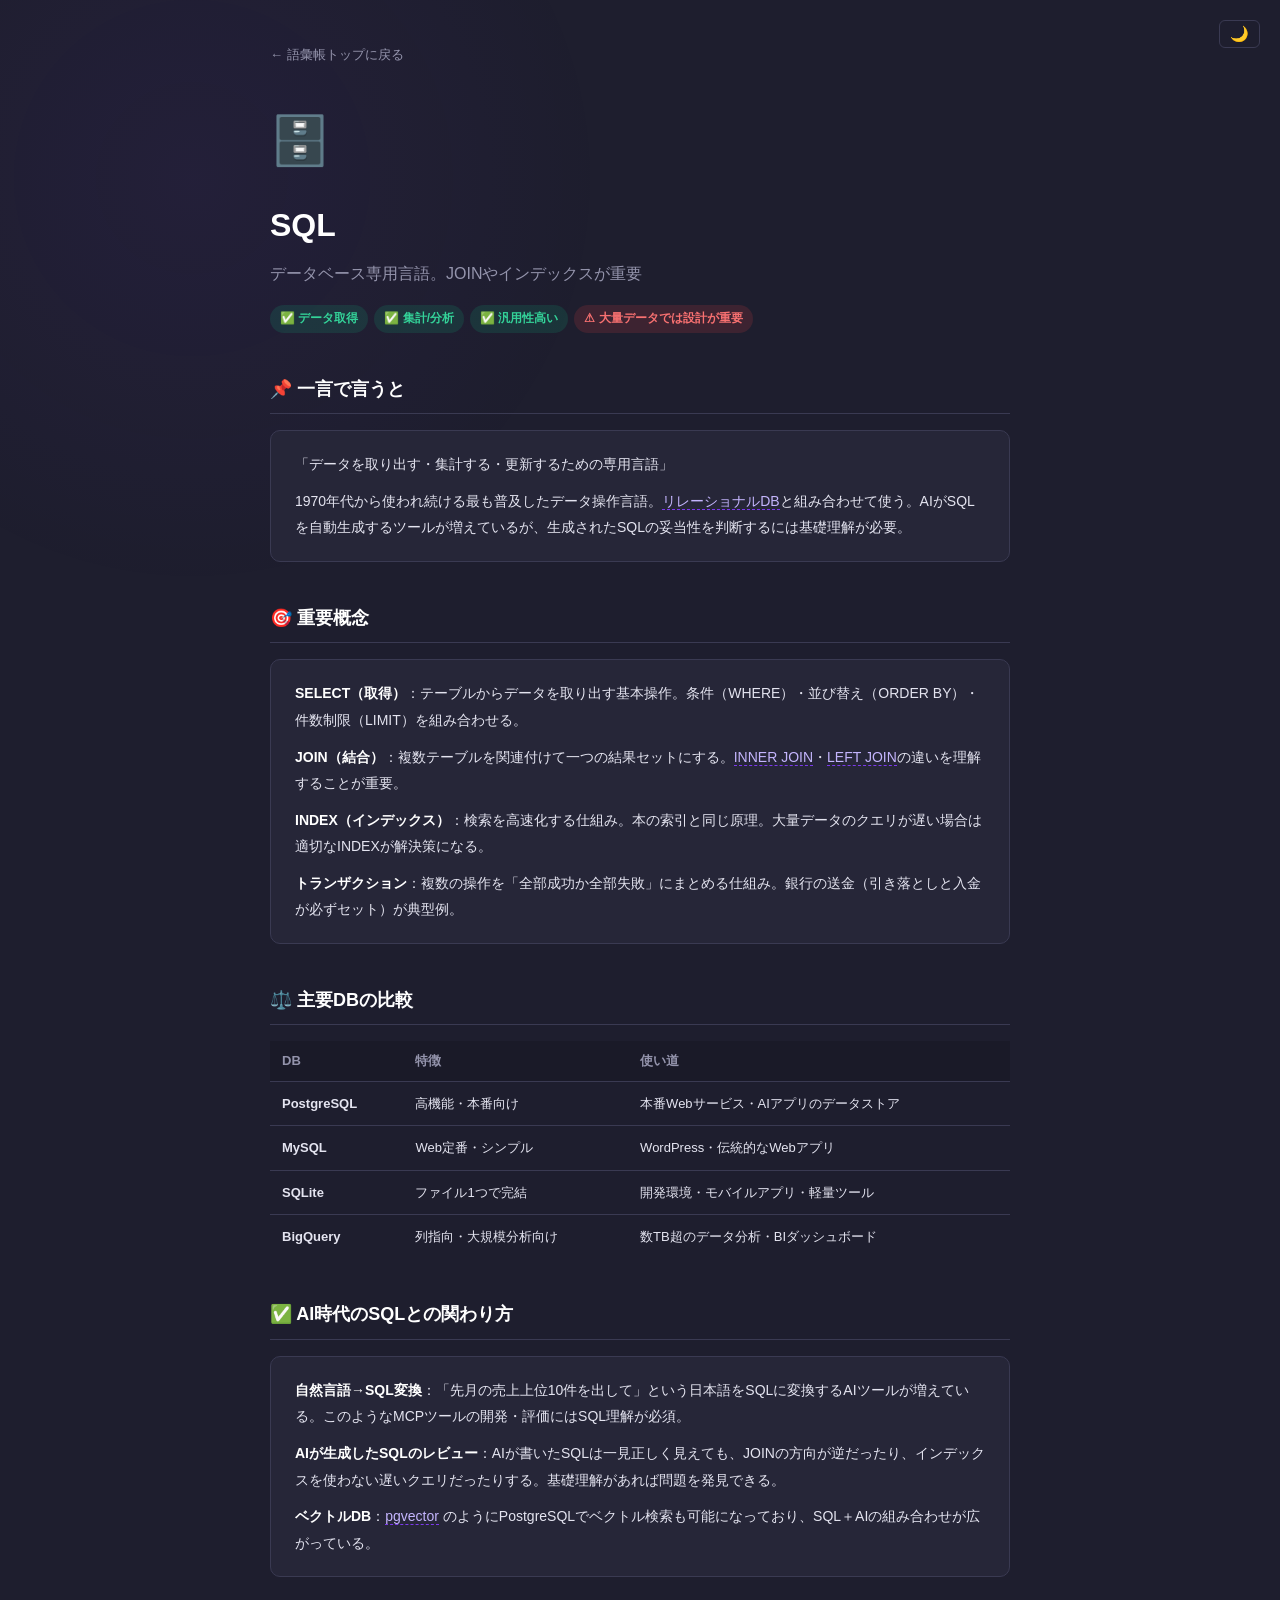
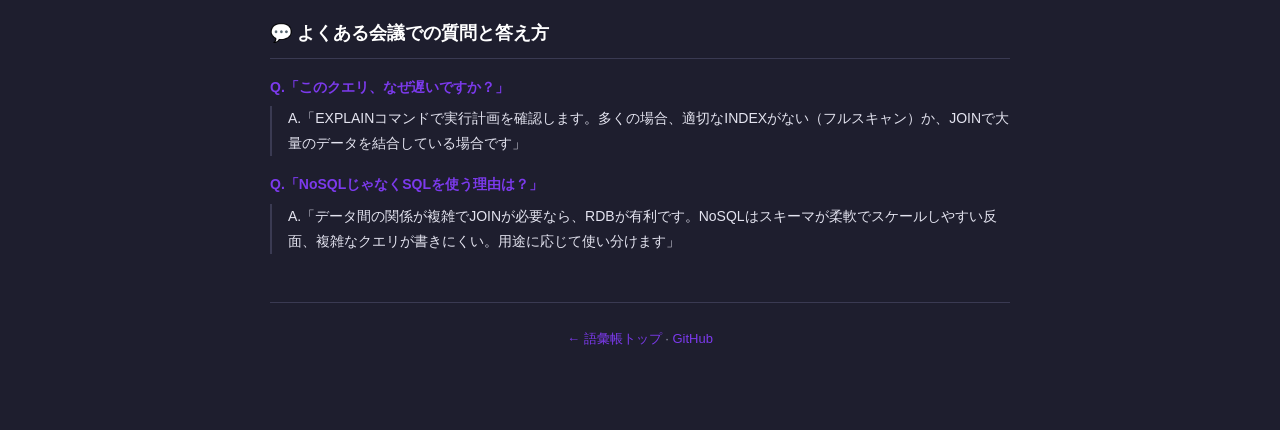
<file: snapshots/sql.html>
<!DOCTYPE html>
<html lang="ja">
<head>
<meta charset="UTF-8">
<meta name="viewport" content="width=device-width, initial-scale=1.0">
<title>SQL — テクニカルアーキテクト語彙帳</title>
<meta name="description" content="SQLの用途・選定理由・トレードオフを解説">
<style>
*,*::before,*::after{box-sizing:border-box;margin:0;padding:0;}
:root{
  --bg:#1e1e2e;--bg-raised:#262638;--bg-deep:#1a1a28;
  --accent:#7c3aed;--accent-dim:rgba(124,58,237,0.2);
  --fg:#e4e4f0;--fg-dim:#9494ac;--fg-bright:#fff;
  --border:#3a3a52;--radius:10px;
  --font-ui:"Hiragino Kaku Gothic ProN","Noto Sans JP","Yu Gothic UI",sans-serif;
}
body{font-family:var(--font-ui);background:var(--bg);color:var(--fg);line-height:1.8;min-height:100vh;}
body::before{content:'';position:fixed;top:-30%;left:-20%;width:70vw;height:70vw;background:radial-gradient(circle,rgba(124,58,237,0.06) 0%,transparent 65%);pointer-events:none;}
.container{max-width:780px;margin:0 auto;padding:40px 20px 80px;position:relative;z-index:1;}
.back-link{display:inline-flex;align-items:center;gap:6px;font-size:13px;color:var(--fg-dim);text-decoration:none;margin-bottom:32px;transition:color 0.2s;}
.back-link:hover{color:var(--accent);}
.lang-header{margin-bottom:40px;}
.lang-icon{font-size:48px;margin-bottom:12px;}
h1{font-size:32px;font-weight:800;color:var(--fg-bright);margin-bottom:6px;}
.lang-tagline{font-size:16px;color:var(--fg-dim);margin-bottom:16px;}
.tag-row{display:flex;flex-wrap:wrap;gap:6px;margin:12px 0;}
.tag{font-size:12px;font-weight:600;padding:3px 10px;border-radius:20px;}
.tag-good{background:rgba(16,185,129,0.15);color:#34d399;}
.tag-bad{background:rgba(239,68,68,0.15);color:#f87171;}
.section{margin-bottom:40px;}
.section-title{font-size:18px;font-weight:700;color:var(--fg-bright);margin-bottom:16px;padding-bottom:8px;border-bottom:1px solid var(--border);}
.card{background:var(--bg-raised);border:1px solid var(--border);border-radius:var(--radius);padding:20px 24px;margin-bottom:16px;}
.card p{font-size:14px;line-height:1.9;margin-bottom:10px;}
.card p:last-child{margin-bottom:0;}
.card strong{color:var(--fg-bright);}
.compare-table{width:100%;border-collapse:collapse;font-size:13px;margin:12px 0;}
.compare-table th{background:var(--bg-deep);color:var(--fg-dim);font-weight:700;padding:8px 12px;text-align:left;border-bottom:1px solid var(--border);}
.compare-table td{padding:10px 12px;border-bottom:1px solid var(--border);color:var(--fg);vertical-align:top;}
.compare-table tr:last-child td{border-bottom:none;}
.good{color:#34d399;}.bad{color:#f87171;}
.qa-item{margin-bottom:16px;}
.qa-q{font-size:14px;font-weight:700;color:var(--accent);margin-bottom:6px;}
.qa-a{font-size:14px;color:var(--fg);padding-left:16px;border-left:2px solid var(--border);}
.term{border-bottom:1px dashed var(--accent);cursor:help;color:#c4b5fd;transition:color 0.2s;}
.term:hover,.term:focus{color:#fff;}
.term-popup{display:none;}
#term-tooltip{display:none;position:fixed;background:var(--bg-raised);border:1px solid var(--accent);border-radius:8px;padding:8px 14px;font-size:13px;color:var(--fg);line-height:1.6;white-space:normal;max-width:300px;z-index:99999;box-shadow:0 8px 24px rgba(0,0,0,0.4);pointer-events:none;}
#term-tooltip::after{content:'';position:absolute;top:100%;left:50%;transform:translateX(-50%);border:6px solid transparent;border-top-color:var(--accent);}
#term-tooltip.below::after{top:auto;bottom:100%;border-top-color:transparent;border-bottom-color:var(--accent);}
.footer{margin-top:48px;padding-top:24px;border-top:1px solid var(--border);color:var(--fg-dim);font-size:13px;text-align:center;}
.footer a{color:var(--accent);text-decoration:none;}
body.light{--bg:#f8f9fa;--bg-raised:#fff;--bg-deep:#f1f3f5;--fg:#2d2d3f;--fg-dim:#6b7280;--fg-bright:#1a1a2e;--border:#e5e7eb;}
body.light #term-tooltip{background:#fff;box-shadow:0 8px 24px rgba(0,0,0,0.15);}
.theme-toggle{background:none;border:1px solid var(--border);border-radius:6px;padding:4px 10px;cursor:pointer;font-size:15px;color:var(--fg-dim);position:fixed;top:20px;right:20px;z-index:100;transition:all 0.2s;}
.theme-toggle:hover{border-color:var(--accent);color:var(--fg);}
@media(max-width:600px){.container{padding:24px 14px 60px;}h1{font-size:24px;}}
</style>
</head>
<body>
<button class="theme-toggle">🌙</button>
<div class="container">
  <a class="back-link" href="../index.html">← 語彙帳トップに戻る</a>
  <div class="lang-header">
    <div class="lang-icon">🗄️</div>
    <h1>SQL</h1>
    <p class="lang-tagline">データベース専用言語。JOINやインデックスが重要</p>
    <div class="tag-row"><span class="tag tag-good">✅ データ取得</span><span class="tag tag-good">✅ 集計/分析</span><span class="tag tag-good">✅ 汎用性高い</span><span class="tag tag-bad">⚠ 大量データでは設計が重要</span></div>
  </div>
  <div class="section"><div class="section-title">📌 一言で言うと</div><div class="card">
<p>「データを取り出す・集計する・更新するための専用言語」</p>
<p>1970年代から使われ続ける最も普及したデータ操作言語。<span class="term">リレーショナルDB<span class="term-popup">データを表（テーブル）形式で管理し、テーブル間の関係を定義できるデータベース。PostgreSQL・MySQL・SQLiteなどが代表</span></span>と組み合わせて使う。AIがSQLを自動生成するツールが増えているが、生成されたSQLの妥当性を判断するには基礎理解が必要。</p>
</div></div>
<div class="section"><div class="section-title">🎯 重要概念</div><div class="card">
<p><strong>SELECT（取得）</strong>：テーブルからデータを取り出す基本操作。条件（WHERE）・並び替え（ORDER BY）・件数制限（LIMIT）を組み合わせる。</p>
<p><strong>JOIN（結合）</strong>：複数テーブルを関連付けて一つの結果セットにする。<span class="term">INNER JOIN<span class="term-popup">両テーブルで一致するデータのみ取得。一致しない行は除外される</span></span>・<span class="term">LEFT JOIN<span class="term-popup">左テーブルの全行＋右テーブルの一致行を取得。一致しない場合はNULLが入る</span></span>の違いを理解することが重要。</p>
<p><strong>INDEX（インデックス）</strong>：検索を高速化する仕組み。本の索引と同じ原理。大量データのクエリが遅い場合は適切なINDEXが解決策になる。</p>
<p><strong>トランザクション</strong>：複数の操作を「全部成功か全部失敗」にまとめる仕組み。銀行の送金（引き落としと入金が必ずセット）が典型例。</p>
</div></div>
<div class="section"><div class="section-title">⚖️ 主要DBの比較</div><table class="compare-table">
<thead><tr><th>DB</th><th>特徴</th><th>使い道</th></tr></thead>
<tbody>
<tr><td><strong>PostgreSQL</strong></td><td class="good">高機能・本番向け</td><td>本番Webサービス・AIアプリのデータストア</td></tr>
<tr><td><strong>MySQL</strong></td><td>Web定番・シンプル</td><td>WordPress・伝統的なWebアプリ</td></tr>
<tr><td><strong>SQLite</strong></td><td class="good">ファイル1つで完結</td><td>開発環境・モバイルアプリ・軽量ツール</td></tr>
<tr><td><strong>BigQuery</strong></td><td>列指向・大規模分析向け</td><td>数TB超のデータ分析・BIダッシュボード</td></tr>
</tbody></table></div>
<div class="section"><div class="section-title">✅ AI時代のSQLとの関わり方</div><div class="card">
<p><strong>自然言語→SQL変換</strong>：「先月の売上上位10件を出して」という日本語をSQLに変換するAIツールが増えている。このようなMCPツールの開発・評価にはSQL理解が必須。</p>
<p><strong>AIが生成したSQLのレビュー</strong>：AIが書いたSQLは一見正しく見えても、JOINの方向が逆だったり、インデックスを使わない遅いクエリだったりする。基礎理解があれば問題を発見できる。</p>
<p><strong>ベクトルDB</strong>：<span class="term">pgvector<span class="term-popup">PostgreSQLの拡張機能。ベクトル（数値の配列）を保存・類似検索できる。RAG実装でよく使われる</span></span> のようにPostgreSQLでベクトル検索も可能になっており、SQL＋AIの組み合わせが広がっている。</p>
</div></div>
<div class="section"><div class="section-title">💬 よくある会議での質問と答え方</div><div class="qa-item">
<div class="qa-q">Q.「このクエリ、なぜ遅いですか？」</div>
<div class="qa-a">A.「EXPLAINコマンドで実行計画を確認します。多くの場合、適切なINDEXがない（フルスキャン）か、JOINで大量のデータを結合している場合です」</div>
</div>
<div class="qa-item">
<div class="qa-q">Q.「NoSQLじゃなくSQLを使う理由は？」</div>
<div class="qa-a">A.「データ間の関係が複雑でJOINが必要なら、RDBが有利です。NoSQLはスキーマが柔軟でスケールしやすい反面、複雑なクエリが書きにくい。用途に応じて使い分けます」</div>
</div></div>
  <div class="footer">
    <p><a href="../index.html">← 語彙帳トップ</a> &middot; <a href="https://github.com/fukukei23">GitHub</a></p>
  </div>
</div>
<script>
(function(){
  var tip=document.createElement('div');tip.id='term-tooltip';document.body.appendChild(tip);
  var cur=null;
  function show(t){
    var p=t.querySelector('.term-popup');if(!p)return;
    tip.textContent=p.textContent;tip.style.display='block';tip.classList.remove('below');
    var r=t.getBoundingClientRect(),tw=tip.offsetWidth,th=tip.offsetHeight;
    var left=r.left+r.width/2-tw/2;
    left=Math.max(8,Math.min(left,window.innerWidth-tw-8));
    var top=r.top-th-10;
    if(top<8){top=r.bottom+10;tip.classList.add('below');}
    tip.style.left=left+'px';tip.style.top=top+'px';cur=t;
  }
  function hide(){tip.style.display='none';cur=null;}
  document.querySelectorAll('.term').forEach(function(t){
    t.setAttribute('tabindex','0');
    t.addEventListener('mouseenter',function(){show(t);});
    t.addEventListener('mouseleave',hide);
    t.addEventListener('focus',function(){show(t);});
    t.addEventListener('blur',hide);
    t.addEventListener('click',function(e){e.stopPropagation();if(cur===t)hide();else show(t);});
  });
  document.addEventListener('click',hide);
  window.addEventListener('scroll',function(){if(cur)show(cur);},{passive:true});
})();
(function(){
  var s=localStorage.getItem('tg_theme');
  if(s==='light')document.body.classList.add('light');
  var b=document.querySelector('.theme-toggle');
  if(b){
    b.addEventListener('click',function(){
      document.body.classList.toggle('light');
      var l=document.body.classList.contains('light');
      b.textContent=l?'☀️':'🌙';
      localStorage.setItem('tg_theme',l?'light':'dark');
    });
    b.textContent=document.body.classList.contains('light')?'☀️':'🌙';
  }
})();
</script>
</body>
</html>
</file>
